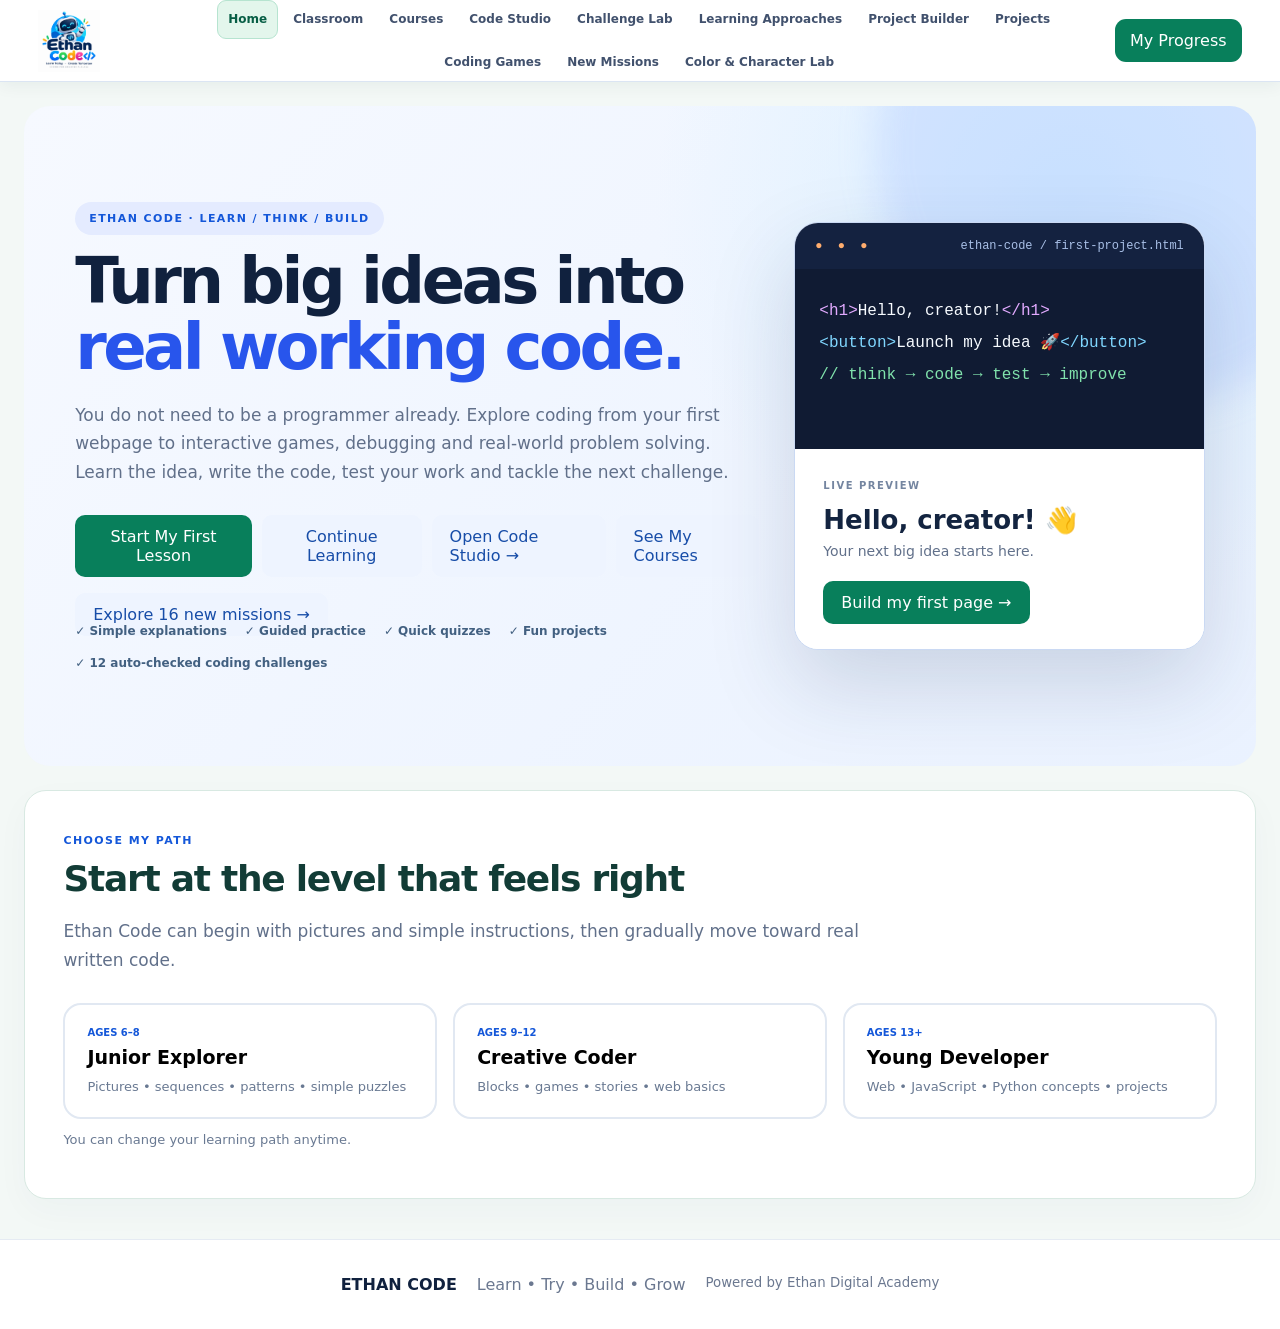
<file: index.html>
<!doctype html>
<html lang="en">
<head>
<meta charset="utf-8"><meta name="viewport" content="width=device-width,initial-scale=1">
<title>Home | Ethan Code</title><meta name="description" content="Learn HTML, CSS and JavaScript with Ethan Code. Build real projects, solve progressive coding challenges and test your work in a live coding studio."><link rel="stylesheet" href="assets/style.css"><link rel="stylesheet" href="assets/upgrade.css">
<style>main > :is(#classroom,#courses,#lesson,#adventure,#puzzles,#creative,#codeStudio,#challengeLab,#learningMethods,#projectBuilder,#projects){display:none!important} body{min-height:100vh} main{min-height:65vh} nav a[aria-current="page"]{color:#2563eb;text-decoration:underline;text-underline-offset:7px}</style><meta name="theme-color" content="#101c39"><link rel="icon" type="image/png" href="assets/ethan-code-logo.png"></head>
<body class="academy-page page-index">
<a class="skip-link" href="#mainContent">Skip to main content</a>
<header class="top">
 <a class="brand" href="index.html" aria-label="Ethan Code home"><img class="official-logo" src="assets/ethan-code-logo.png" alt="Ethan Code"></a>
 <button class="menubtn" id="menuBtn" type="button" aria-label="Open navigation" aria-controls="mainNav" aria-expanded="false">☰</button><nav id="mainNav" aria-label="Main navigation"><a href="index.html" aria-current="page">Home</a><a href="classroom.html">Classroom</a><a href="courses.html">Courses</a><a href="studio.html">Code Studio</a><a href="challenges.html">Challenge Lab</a><a href="methods.html">Learning Approaches</a><a href="builder.html">Project Builder</a><a href="projects.html">Projects</a><a href="adventure.html">Coding Games</a><a href="missions.html">New Missions</a><a href="colors.html">Color & Character Lab</a></nav>
 <button class="pill" id="progressBtn">My Progress</button>
</header>

<main id="mainContent">

<section class="hero"><div class="hero-glow" aria-hidden="true"></div>
 <div><span class="tag">ETHAN CODE · LEARN / THINK / BUILD</span><h1>Turn big ideas into <em>real working code.</em></h1>
 <p>You do not need to be a programmer already. Explore coding from your first webpage to interactive games, debugging and real-world problem solving. Learn the idea, write the code, test your work and tackle the next challenge.</p>
 <div class="heroactions"><button class="primary" id="startBtn">Start My First Lesson</button><button class="secondary" id="continueBtn">Continue Learning</button><a class="secondary" href="studio.html">Open Code Studio →</a><a class="secondary" href="courses.html">See My Courses</a></div>
 <a class="secondary" href="missions.html">Explore 16 new missions →</a><div class="promise"><span>✓ Simple explanations</span><span>✓ Guided practice</span><span>✓ Quick quizzes</span><span>✓ Fun projects</span><span>✓ 12 auto-checked coding challenges</span></div></div>
 <div class="hero-card hero-terminal"><div class="terminal-top"><span class="terminal-dots">● ● ●</span><span>ethan-code / first-project.html</span></div><div class="terminal-code"><span class="code-purple">&lt;h1&gt;</span>Hello, creator!<span class="code-purple">&lt;/h1&gt;</span><br><span class="code-blue">&lt;button&gt;</span>Launch my idea 🚀<span class="code-blue">&lt;/button&gt;</span><br><span class="code-green">// think → code → test → improve</span></div><div class="terminal-preview"><span>LIVE PREVIEW</span><h3>Hello, creator! 👋</h3><p>Your next big idea starts here.</p><button class="primary" id="missionBtn">Build my first page →</button></div></div>
</section>


<section class="section pathfinder" id="pathfinder">
 <span class="tag">CHOOSE MY PATH</span><h2>Start at the level that feels right</h2>
 <p class="lead">Ethan Code can begin with pictures and simple instructions, then gradually move toward real written code.</p>
 <div class="pathcards">
  <button data-path="junior"><b>AGES 6–8</b><strong>Junior Explorer</strong><span>Pictures • sequences • patterns • simple puzzles</span></button>
  <button data-path="creator"><b>AGES 9–12</b><strong>Creative Coder</strong><span>Blocks • games • stories • web basics</span></button>
  <button data-path="young"><b>AGES 13+</b><strong>Young Developer</strong><span>Web • JavaScript • Python concepts • projects</span></button>
 </div>
 <p class="pathnote" id="pathNote">You can change your learning path anytime.</p>
</section><section class="section" id="classroom">
 <div class="heading"><div><span class="tag">MY CLASSROOM</span><h2>What would you like to learn?</h2><p>Start with the easy lessons. New ideas become available as you grow.</p></div></div>
 <div class="levels">
  <article><span class="levelno">1</span><div><b>STARTER</b><h3>Meet Coding</h3><p>Understand websites, instructions and simple HTML.</p></div></article>
  <article><span class="levelno">2</span><div><b>EXPLORER</b><h3>Make It Look Good</h3><p>Learn colours, spacing and page layouts with CSS.</p></div></article>
  <article><span class="levelno">3</span><div><b>BUILDER</b><h3>Make It Work</h3><p>Use JavaScript and Python ideas to make things happen.</p></div></article>
  <article><span class="levelno">4</span><div><b>CREATOR</b><h3>Build Real Projects</h3><p>Plan, create, test and proudly present your own work.</p></div></article>
 </div>
</section>

<section class="section soft" id="courses">
 <span class="tag">LEARNING PATH</span><h2>Your coding courses</h2><p class="lead">Course names are simple first. The real technical words are introduced inside the lessons when you are ready.</p>
 <div class="coursegrid" id="courseGrid"></div>
</section>

<section class="section lesson hidden" id="lesson">
 <button class="back" id="closeLesson">← Back to courses</button>
 <div class="lessonhead"><span class="tag" id="lessonCourse"></span><span class="lessoncount" id="lessonCount"></span><h2 id="lessonTitle"></h2><p id="lessonIntro"></p></div>
 <div class="lessonsteps">
  <article><span class="step">1</span><div><h3>What are we learning?</h3><p id="learnWhat"></p></div></article>
  <article><span class="step">2</span><div><h3>Simple meaning</h3><p id="simpleMeaning"></p></div></article>
  <article><span class="step">3</span><div><h3>Think about it like this</h3><div class="story" id="everydayExample"></div></div></article>
  <article><span class="step">4</span><div><h3>Let me show you</h3><div class="showme" id="showMe"></div></div></article>
  <article><span class="step">5</span><div><h3>Try it with me</h3><p id="tryWithMe"></p><button class="practicebtn" id="openPractice">Open Code Studio</button></div></article>
  <article><span class="step">6</span><div><h3>Your turn</h3><p id="yourTurn"></p></div></article>
 </div>
 <div class="helpbar"><b>Need help?</b><button id="explainAgain">Explain it another way</button><button id="showHint">Give me a hint</button><p id="helpText"></p></div><div class="quickcheck"><span class="tag">QUICK QUESTION</span><h3 id="checkQuestion"></h3><div id="checkOptions"></div><p id="checkFeedback"></p></div>
 <div class="lessonend"><div><b>⭐ What did we learn?</b><p id="lessonSummary"></p></div><button class="primary" id="completeLesson">I Understand — Finish Lesson</button></div>
</section>


<section class="section adventure" id="adventure">
 <span class="tag">CODING ADVENTURES</span><h2>Learn by completing missions</h2>
 <p class="lead">Short missions turn coding ideas into something you can see and solve.</p>
 <div class="missiongrid" id="missionGrid"></div>
</section>

<section class="section soft" id="puzzles">
 <span class="tag">PUZZLE LAB</span><h2>Put the instructions in the right order</h2>
 <p class="lead">Coding is about giving clear instructions in the correct sequence. Move the cards until the character reaches the star.</p>
 <div class="puzzlebox">
  <div class="puzzleworld"><div class="gridworld" id="gridWorld"></div><p id="puzzleMessage">Goal: help Ethan Bot reach ⭐.</p></div>
  <div class="blocks"><h3>My instructions</h3><div id="blockList"></div><div class="puzzleactions"><button class="secondary" id="shufflePuzzle">New Puzzle</button><button class="primary" id="runPuzzle">Run Instructions</button></div><button class="hint" id="hintPuzzle">💡 Give me a hint</button><p id="hintText"></p></div>
 </div>
</section>

<section class="section" id="creative">
 <span class="tag">CREATIVE PLAYGROUND</span><h2>Choose what you want to make</h2>
 <div class="interestgrid">
  <article data-interest="story"><div>📖</div><h3>Interactive Story</h3><p>Make characters speak and choices change what happens.</p><button>Choose Story</button></article>
  <article data-interest="game"><div>🎮</div><h3>Mini Game</h3><p>Use events, scores and rules to build a simple challenge.</p><button>Choose Game</button></article>
  <article data-interest="art"><div>🎨</div><h3>Code Art</h3><p>Use shapes, colours and patterns to make digital art.</p><button>Choose Art</button></article>
  <article data-interest="web"><div>🌐</div><h3>My Website</h3><p>Create a webpage about a safe topic you enjoy.</p><button>Choose Website</button></article>
 </div>
 <div class="choicebox" id="choiceBox">Choose a project above and Ethan Code will suggest your next steps.</div>
</section>
<section class="section studio-section" id="codeStudio">
 <div class="studio-heading"><div><span class="tag">ETHAN CODE · LIVE CODE STUDIO</span><h2>Write code. Run it. Show my page.</h2><p class="lead">Create a complete webpage using HTML, CSS and JavaScript. Select a language, edit the example, and run your code. Your page appears immediately beneath the editor.</p></div><span class="studio-status" id="studioStatus" role="status" aria-live="polite">Ready to build</span></div>
 <div class="studio-shell"><div class="studio-toolbar"><div class="studio-tabs" role="tablist" aria-label="Code language"><button type="button" class="studio-tab active" data-studio-tab="html" aria-selected="true">HTML</button><button type="button" class="studio-tab" data-studio-tab="css" aria-selected="false">CSS</button><button type="button" class="studio-tab" data-studio-tab="js" aria-selected="false">JavaScript</button></div><span>Changes are saved on this device</span></div>
 <div class="studio-editors"><label class="studio-panel active" data-studio-panel="html" for="studioHtml">HTML · Page structure<textarea id="studioHtml" spellcheck="false" autocapitalize="off" autocomplete="off" autocorrect="off" aria-label="HTML code editor"><main class="welcome"><h1>My Ethan Code Page 🚀</h1><p>I built this page with HTML, CSS and JavaScript.</p><button id="helloButton">Click me!</button><p id="message">Try the button above.</p></main></textarea></label><label class="studio-panel" data-studio-panel="css" for="studioCss">CSS · Page design<textarea id="studioCss" spellcheck="false" autocapitalize="off" autocomplete="off" autocorrect="off" aria-label="CSS code editor">body { font-family: system-ui, sans-serif; background: #eef5ff; color: #172b52; padding: 32px; } .welcome { max-width: 650px; margin: auto; padding: 30px; background: white; border-radius: 22px; box-shadow: 0 12px 36px #142b5220; } button { background: #245de8; color: white; border: 0; border-radius: 12px; padding: 12px 20px; cursor: pointer; }</textarea></label><label class="studio-panel" data-studio-panel="js" for="studioJs">JavaScript · Page interactions<textarea id="studioJs" spellcheck="false" autocapitalize="off" autocomplete="off" autocorrect="off" aria-label="JavaScript code editor">document.getElementById('helloButton').addEventListener('click', function () { document.getElementById('message').textContent = 'Amazing! Your JavaScript works 🎉'; });</textarea></label></div>
 <div class="studio-actions"><button type="button" class="primary" id="studioRun">▶ Run Code</button><button type="button" class="secondary" id="studioShow">Show My Page ↓</button><button type="button" class="secondary" id="studioDownload">⬇ Download My Page (.html)</button><button type="button" class="secondary" id="studioReset">Reset Example</button></div>
 <div class="studio-output" id="studioOutput"><div class="studio-output-top"><div><strong>Show My Page</strong><small>Your live result appears below. Click buttons in your page to test them.</small></div><button type="button" class="secondary" id="studioRefresh">↻ Refresh page</button></div><iframe id="studioFrame" title="My HTML CSS and JavaScript page" sandbox="allow-scripts allow-modals" referrerpolicy="no-referrer"></iframe></div></div>
 <p class="studio-note">This studio runs HTML, CSS and browser JavaScript. Java is a different language and requires a separate Java runtime; it cannot run in this webpage editor. Downloaded pages can be opened in your browser.</p>
</section>
<section class="section challenge-section" id="challengeLab"><div class="challenge-intro"><div><span class="tag">NEW · HANDS-ON CODING STUDIO</span><h2>Challenge Lab: think harder, build smarter.</h2><p class="lead">Twelve progressive coding tasks across HTML, CSS and JavaScript. Write real code, run a live preview, then check your solution against clear requirements. Unlock the next task as you progress—or explore any task at your own pace.</p></div><div class="challenge-stats"><strong id="challengeDone">0 / 12</strong><span>challenges completed on this device</span></div></div><div class="challenge-layout"><aside class="challenge-sidebar"><label for="challengeFilter">Find a challenge</label><input id="challengeFilter" type="search" placeholder="Search tasks, skills, levels…"><div class="challenge-list" id="challengeList"></div></aside><div class="challenge-workspace"><div class="challenge-header"><span class="tag" id="challengeLevel">LEVEL 1</span><span id="challengeSkill">HTML</span></div><h3 id="challengeTitle">Select a challenge</h3><p id="challengeDescription"></p><div class="challenge-requirements"><b>Acceptance criteria</b><ul id="challengeCriteria"></ul></div><details class="challenge-hint"><summary>Need a clue? Open a hint</summary><p id="challengeHint"></p></details><div class="challenge-editor-header"><b>YOUR CODE</b><span id="challengeLanguage">HTML</span></div><textarea id="challengeCode" spellcheck="false" aria-label="Challenge code editor"></textarea><div class="challenge-actions"><button class="secondary" id="challengeReset">Reset starter</button><button class="secondary" id="challengeRun">Run preview</button><button class="primary" id="challengeCheck">Check my solution ✓</button></div><div class="challenge-feedback" id="challengeFeedback" role="status" aria-live="polite">Write your solution, then run or check it.</div><iframe id="challengePreview" title="Challenge preview" sandbox="allow-scripts"></iframe></div></div></section>
<section class="section" id="learningMethods"><div class="methods-head"><span class="tag">ETHAN CODE · THINKING & LEARNING ACADEMY</span><h2>Learn how to code. Learn how to solve problems.</h2><p class="lead">Explore 12 guided learning modules with examples, practical tasks, self-check questions and a capstone project. Choose a module, study the worked example, attempt the challenge and explain your reasoning.</p><div class="methods-progress" id="methodsProgress" aria-live="polite">0 / 12 modules completed</div></div><div class="methods-layout"><aside class="methods-menu"><label for="methodsSearch">Find a learning module</label><input id="methodsSearch" type="search" placeholder="Search methods and skills"><div id="methodsList"></div></aside><article class="methods-lesson" id="methodsLesson"><span class="tag" id="methodsType">LEARNING METHOD</span><h3 id="methodsTitle">Choose a module</h3><p id="methodsIntro"></p><h4>How it works</h4><p id="methodsExplain"></p><h4>Worked example</h4><div id="methodsExample"></div><h4>Try it yourself</h4><p id="methodsTask"></p><label for="methodsAnswer"><strong>My explanation or solution</strong></label><textarea id="methodsAnswer" rows="5" placeholder="Write your plan, reasoning, code or solution here..."></textarea><div class="methods-actions"><button class="secondary" id="methodsHint" type="button">Show hint</button><button class="secondary" id="methodsExampleBtn" type="button">Load example in Code Studio</button><a class="secondary" href="studio.html">Open Code Studio ↗</a></div><p id="methodsHintText" hidden></p><fieldset class="methods-quiz"><legend id="methodsQuestion">Knowledge check</legend><div id="methodsOptions"></div></fieldset><p id="methodsFeedback" role="status" aria-live="polite"></p><button class="primary" id="methodsComplete" type="button" disabled>Complete module ✓</button><button class="secondary" id="methodsNext" type="button">Next module →</button></article></div></section>
<section class="section" id="projectBuilder"><span class="tag">ETHAN CODE · PROJECT BUILDER</span><h2>From first idea to published website</h2><p class="lead">Create a project, save versions, test your page, download all three source files, and publish your finished work.</p><div class="builder-grid"><div class="builder-panel"><label for="projectName">Project name</label><input id="projectName" maxlength="70" placeholder="My science club website"><label for="projectDescription">What will your project do?</label><textarea id="projectDescription" rows="3" placeholder="Describe your goal and who will use it"></textarea><div class="builder-buttons"><button id="projectSave" class="primary" type="button">Save project version</button><button id="projectNew" class="secondary" type="button">New project</button><button id="projectZip" class="secondary" type="button">Download complete project ZIP</button></div><p id="projectMessage" role="status" aria-live="polite"></p><h3>My saved projects</h3><div id="projectList"></div></div><div class="builder-panel"><h3>My publishing journey</h3><p>Complete each stage and record your progress. Publish only work you are comfortable sharing publicly.</p><div id="publishSteps"></div></div></div></section>
<section class="section soft" id="projects">
 <span class="tag">MY PROJECTS</span><h2>Make something you can be proud of</h2><div class="projectgrid">
 <article><div>🌟</div><h3>All About Me Page</h3><p>Create a friendly webpage about an imaginary character, hobby or school club.</p><span>Starter Project</span></article>
 <article><div>🎨</div><h3>Colourful Learning Card</h3><p>Use CSS to turn plain information into a neat learning card.</p><span>Explorer Project</span></article>
 <article><div>🔢</div><h3>Study Counter</h3><p>Make buttons change a number and learn how a webpage can react.</p><span>Builder Project</span></article>
 <article><div>🏆</div><h3>My Big Project</h3><p>Choose a useful idea, plan it, build it in small steps, test it and explain what you learned.</p><span>Creator Project</span></article>
 </div>
</section>
</main>

<div class="modal hidden" id="progressModal"><div class="modalbox"><button class="x" id="closeProgress">×</button><span class="tag">MY PROGRESS</span><h2>Look how far you have come!</h2><div class="stars" id="starCount">⭐ 0 learning stars</div><div class="progressline"><i id="progressBar"></i></div><p id="progressText"></p><div id="badges" class="badges"></div><div class="progressactions"><button class="secondary" id="continueProgress">Continue Learning</button><button class="danger-lite" id="resetProgress">Reset My Progress</button></div></div></div>
<footer><b>ETHAN CODE</b><span>Learn • Try • Build • Grow</span><small>Powered by Ethan Digital Academy</small></footer>
<script src="assets/project-builder.js" defer></script><script src="assets/methods.js" defer></script><script src="assets/app.js"></script><script src="assets/studio.js"></script><script src="assets/challenges.js"></script><script>window.ETHAN_PAGE=location.pathname.split('/').pop()||'index.html';document.addEventListener('click',function(e){const t=e.target.closest('#startBtn,#continueBtn,#missionBtn,#openPractice,#methodsExampleBtn,#methodsNext,#continueProgress');if(!t)return;const target={'startBtn':'courses.html?start=1','continueBtn':'courses.html?continue=1','missionBtn':'studio.html','openPractice':'studio.html','methodsExampleBtn':'studio.html','continueProgress':'courses.html?continue=1'}[t.id];if(target&&((t.id!=='openPractice'&&t.id!=='methodsExampleBtn')||window.ETHAN_PAGE!=='studio.html')){if(t.id==='methodsExampleBtn'){const ids=['studioHtml','studioCss','studioJs'];const draft=ids.map(id=>document.getElementById(id)?.value||'');localStorage.setItem('ethan-studio-transfer',JSON.stringify(draft));}e.stopImmediatePropagation();e.preventDefault();location.href=target;}},true);</script><script>document.querySelectorAll("#mainNav a").forEach(a=>{if(a.getAttribute("href")==="index.html")a.setAttribute("aria-current","page")});</script></body></html>
</file>
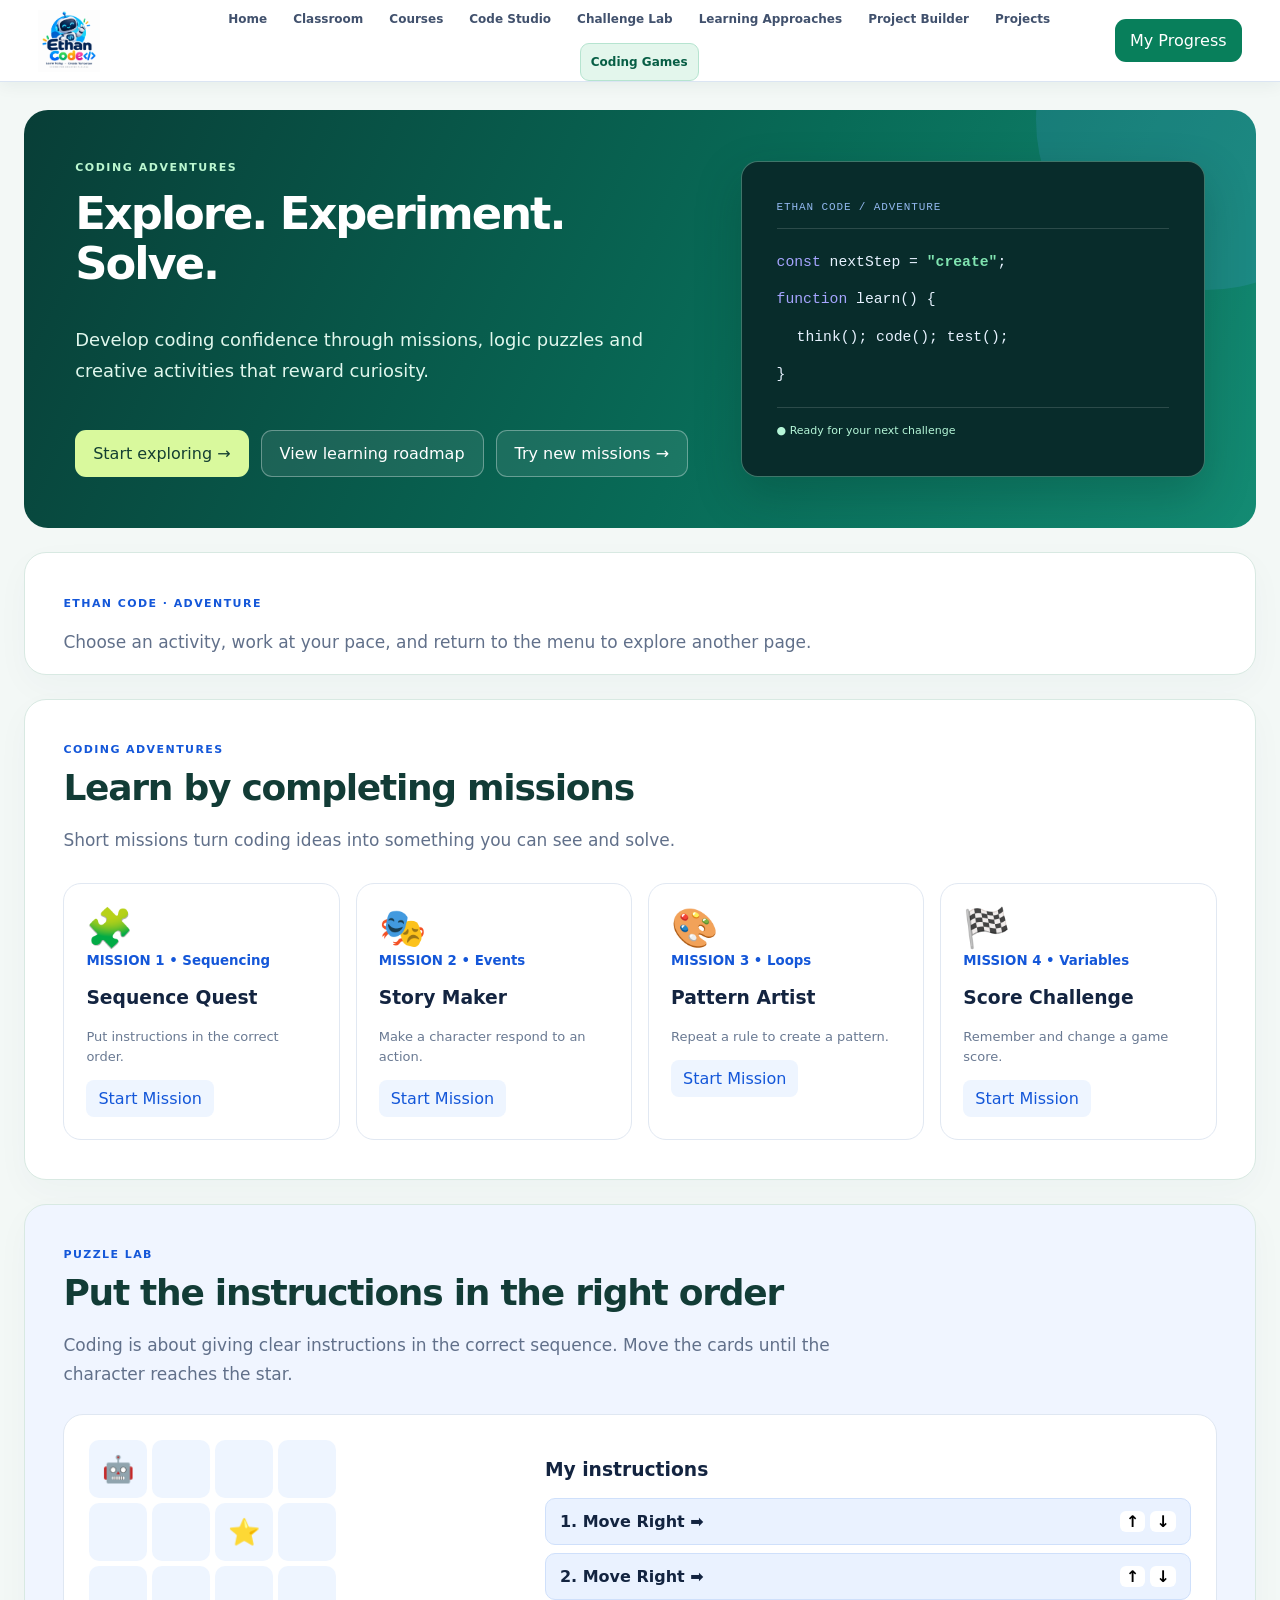
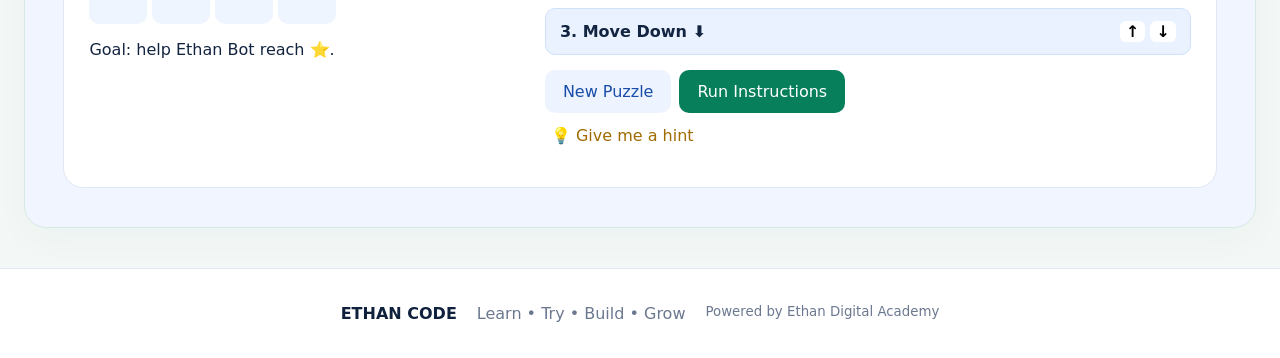
<file: adventure.html>
<!doctype html>
<html lang="en">
<head>
<meta charset="utf-8"><meta name="viewport" content="width=device-width,initial-scale=1">
<title>Adventure | Ethan Code</title><meta name="description" content="Learn HTML, CSS and JavaScript with Ethan Code. Build real projects, solve progressive coding challenges and test your work in a live coding studio."><link rel="stylesheet" href="assets/style.css"><link rel="stylesheet" href="assets/upgrade.css">
<style>main > :is(.hero,#pathfinder,#classroom,#courses,#lesson,#creative,#codeStudio,#challengeLab,#learningMethods,#projectBuilder,#projects){display:none!important} body{min-height:100vh} main{min-height:65vh} nav a[aria-current="page"]{color:#2563eb;text-decoration:underline;text-underline-offset:7px}</style><meta name="theme-color" content="#101c39"><link rel="icon" type="image/png" href="assets/ethan-code-logo.png"></head>
<body class="academy-page page-adventure">
<a class="skip-link" href="#mainContent">Skip to main content</a>
<header class="top">
 <a class="brand" href="index.html" aria-label="Ethan Code home"><img class="official-logo" src="assets/ethan-code-logo.png" alt="Ethan Code"></a>
 <button class="menubtn" id="menuBtn" type="button" aria-label="Open navigation" aria-controls="mainNav" aria-expanded="false">☰</button><nav id="mainNav" aria-label="Main navigation"><a href="index.html">Home</a><a href="classroom.html">Classroom</a><a href="courses.html">Courses</a><a href="studio.html">Code Studio</a><a href="challenges.html">Challenge Lab</a><a href="methods.html">Learning Approaches</a><a href="builder.html">Project Builder</a><a href="projects.html">Projects</a><a href="adventure.html" aria-current="page">Coding Games</a></nav>
 <button class="pill" id="progressBtn">My Progress</button>
</header>

<main id="mainContent">
<section class="page-intro" aria-labelledby="pageTitle"><div class="page-intro-copy"><span class="page-eyebrow">CODING ADVENTURES</span><h1 id="pageTitle">Explore. Experiment. Solve.</h1><p>Develop coding confidence through missions, logic puzzles and creative activities that reward curiosity.</p><div class="page-intro-actions"><a class="primary" href="#adventure">Start exploring →</a><a class="secondary" href="index.html">View learning roadmap</a><a class="secondary" href="missions.html">Try new missions →</a></div></div><div class="page-intro-art" aria-hidden="true"><span class="art-top">ETHAN CODE / ADVENTURE</span><span class="art-line"><i>const</i> nextStep = <b>"create"</b>;</span><span class="art-line"><i>function</i> learn() {</span><span class="art-line art-indent">think(); code(); test();</span><span class="art-line">}</span><span class="art-status">● Ready for your next challenge</span></div></section>

<div class="section" style="padding-bottom:0"><span class="tag">ETHAN CODE · ADVENTURE</span><p class="lead">Choose an activity, work at your pace, and return to the menu to explore another page.</p></div>
<section class="hero"><div class="hero-glow" aria-hidden="true"></div>
 <div><span class="tag">ETHAN CODE · LEARN / THINK / BUILD</span><h1>Turn big ideas into <em>real working code.</em></h1>
 <p>You do not need to be a programmer already. Explore coding from your first webpage to interactive games, debugging and real-world problem solving. Learn the idea, write the code, test your work and tackle the next challenge.</p>
 <div class="heroactions"><button class="primary" id="startBtn">Start My First Lesson</button><button class="secondary" id="continueBtn">Continue Learning</button><a class="secondary" href="studio.html">Open Code Studio →</a><a class="secondary" href="courses.html">See My Courses</a></div>
 <div class="promise"><span>✓ Simple explanations</span><span>✓ Guided practice</span><span>✓ Quick quizzes</span><span>✓ Fun projects</span><span>✓ 12 auto-checked coding challenges</span></div></div>
 <div class="hero-card hero-terminal"><div class="terminal-top"><span class="terminal-dots">● ● ●</span><span>ethan-code / first-project.html</span></div><div class="terminal-code"><span class="code-purple">&lt;h1&gt;</span>Hello, creator!<span class="code-purple">&lt;/h1&gt;</span><br><span class="code-blue">&lt;button&gt;</span>Launch my idea 🚀<span class="code-blue">&lt;/button&gt;</span><br><span class="code-green">// think → code → test → improve</span></div><div class="terminal-preview"><span>LIVE PREVIEW</span><h3>Hello, creator! 👋</h3><p>Your next big idea starts here.</p><button class="primary" id="missionBtn">Build my first page →</button></div></div>
</section>


<section class="section pathfinder" id="pathfinder">
 <span class="tag">CHOOSE MY PATH</span><h2>Start at the level that feels right</h2>
 <p class="lead">Ethan Code can begin with pictures and simple instructions, then gradually move toward real written code.</p>
 <div class="pathcards">
  <button data-path="junior"><b>AGES 6–8</b><strong>Junior Explorer</strong><span>Pictures • sequences • patterns • simple puzzles</span></button>
  <button data-path="creator"><b>AGES 9–12</b><strong>Creative Coder</strong><span>Blocks • games • stories • web basics</span></button>
  <button data-path="young"><b>AGES 13+</b><strong>Young Developer</strong><span>Web • JavaScript • Python concepts • projects</span></button>
 </div>
 <p class="pathnote" id="pathNote">You can change your learning path anytime.</p>
</section><section class="section" id="classroom">
 <div class="heading"><div><span class="tag">MY CLASSROOM</span><h2>What would you like to learn?</h2><p>Start with the easy lessons. New ideas become available as you grow.</p></div></div>
 <div class="levels">
  <article><span class="levelno">1</span><div><b>STARTER</b><h3>Meet Coding</h3><p>Understand websites, instructions and simple HTML.</p></div></article>
  <article><span class="levelno">2</span><div><b>EXPLORER</b><h3>Make It Look Good</h3><p>Learn colours, spacing and page layouts with CSS.</p></div></article>
  <article><span class="levelno">3</span><div><b>BUILDER</b><h3>Make It Work</h3><p>Use JavaScript and Python ideas to make things happen.</p></div></article>
  <article><span class="levelno">4</span><div><b>CREATOR</b><h3>Build Real Projects</h3><p>Plan, create, test and proudly present your own work.</p></div></article>
 </div>
</section>

<section class="section soft" id="courses">
 <span class="tag">LEARNING PATH</span><h2>Your coding courses</h2><p class="lead">Course names are simple first. The real technical words are introduced inside the lessons when you are ready.</p>
 <div class="coursegrid" id="courseGrid"></div>
</section>

<section class="section lesson hidden" id="lesson">
 <button class="back" id="closeLesson">← Back to courses</button>
 <div class="lessonhead"><span class="tag" id="lessonCourse"></span><span class="lessoncount" id="lessonCount"></span><h2 id="lessonTitle"></h2><p id="lessonIntro"></p></div>
 <div class="lessonsteps">
  <article><span class="step">1</span><div><h3>What are we learning?</h3><p id="learnWhat"></p></div></article>
  <article><span class="step">2</span><div><h3>Simple meaning</h3><p id="simpleMeaning"></p></div></article>
  <article><span class="step">3</span><div><h3>Think about it like this</h3><div class="story" id="everydayExample"></div></div></article>
  <article><span class="step">4</span><div><h3>Let me show you</h3><div class="showme" id="showMe"></div></div></article>
  <article><span class="step">5</span><div><h3>Try it with me</h3><p id="tryWithMe"></p><button class="practicebtn" id="openPractice">Open Code Studio</button></div></article>
  <article><span class="step">6</span><div><h3>Your turn</h3><p id="yourTurn"></p></div></article>
 </div>
 <div class="helpbar"><b>Need help?</b><button id="explainAgain">Explain it another way</button><button id="showHint">Give me a hint</button><p id="helpText"></p></div><div class="quickcheck"><span class="tag">QUICK QUESTION</span><h3 id="checkQuestion"></h3><div id="checkOptions"></div><p id="checkFeedback"></p></div>
 <div class="lessonend"><div><b>⭐ What did we learn?</b><p id="lessonSummary"></p></div><button class="primary" id="completeLesson">I Understand — Finish Lesson</button></div>
</section>


<section class="section adventure" id="adventure">
 <span class="tag">CODING ADVENTURES</span><h2>Learn by completing missions</h2>
 <p class="lead">Short missions turn coding ideas into something you can see and solve.</p>
 <div class="missiongrid" id="missionGrid"></div>
</section>

<section class="section soft" id="puzzles">
 <span class="tag">PUZZLE LAB</span><h2>Put the instructions in the right order</h2>
 <p class="lead">Coding is about giving clear instructions in the correct sequence. Move the cards until the character reaches the star.</p>
 <div class="puzzlebox">
  <div class="puzzleworld"><div class="gridworld" id="gridWorld"></div><p id="puzzleMessage">Goal: help Ethan Bot reach ⭐.</p></div>
  <div class="blocks"><h3>My instructions</h3><div id="blockList"></div><div class="puzzleactions"><button class="secondary" id="shufflePuzzle">New Puzzle</button><button class="primary" id="runPuzzle">Run Instructions</button></div><button class="hint" id="hintPuzzle">💡 Give me a hint</button><p id="hintText"></p></div>
 </div>
</section>

<section class="section" id="creative">
 <span class="tag">CREATIVE PLAYGROUND</span><h2>Choose what you want to make</h2>
 <div class="interestgrid">
  <article data-interest="story"><div>📖</div><h3>Interactive Story</h3><p>Make characters speak and choices change what happens.</p><button>Choose Story</button></article>
  <article data-interest="game"><div>🎮</div><h3>Mini Game</h3><p>Use events, scores and rules to build a simple challenge.</p><button>Choose Game</button></article>
  <article data-interest="art"><div>🎨</div><h3>Code Art</h3><p>Use shapes, colours and patterns to make digital art.</p><button>Choose Art</button></article>
  <article data-interest="web"><div>🌐</div><h3>My Website</h3><p>Create a webpage about a safe topic you enjoy.</p><button>Choose Website</button></article>
 </div>
 <div class="choicebox" id="choiceBox">Choose a project above and Ethan Code will suggest your next steps.</div>
</section>
<section class="section studio-section" id="codeStudio">
 <div class="studio-heading"><div><span class="tag">ETHAN CODE · LIVE CODE STUDIO</span><h2>Write code. Run it. Show my page.</h2><p class="lead">Create a complete webpage using HTML, CSS and JavaScript. Select a language, edit the example, and run your code. Your page appears immediately beneath the editor.</p></div><span class="studio-status" id="studioStatus" role="status" aria-live="polite">Ready to build</span></div>
 <div class="studio-shell"><div class="studio-toolbar"><div class="studio-tabs" role="tablist" aria-label="Code language"><button type="button" class="studio-tab active" data-studio-tab="html" aria-selected="true">HTML</button><button type="button" class="studio-tab" data-studio-tab="css" aria-selected="false">CSS</button><button type="button" class="studio-tab" data-studio-tab="js" aria-selected="false">JavaScript</button></div><span>Changes are saved on this device</span></div>
 <div class="studio-editors"><label class="studio-panel active" data-studio-panel="html" for="studioHtml">HTML · Page structure<textarea id="studioHtml" spellcheck="false" autocapitalize="off" autocomplete="off" autocorrect="off" aria-label="HTML code editor"><main class="welcome"><h1>My Ethan Code Page 🚀</h1><p>I built this page with HTML, CSS and JavaScript.</p><button id="helloButton">Click me!</button><p id="message">Try the button above.</p></main></textarea></label><label class="studio-panel" data-studio-panel="css" for="studioCss">CSS · Page design<textarea id="studioCss" spellcheck="false" autocapitalize="off" autocomplete="off" autocorrect="off" aria-label="CSS code editor">body { font-family: system-ui, sans-serif; background: #eef5ff; color: #172b52; padding: 32px; } .welcome { max-width: 650px; margin: auto; padding: 30px; background: white; border-radius: 22px; box-shadow: 0 12px 36px #142b5220; } button { background: #245de8; color: white; border: 0; border-radius: 12px; padding: 12px 20px; cursor: pointer; }</textarea></label><label class="studio-panel" data-studio-panel="js" for="studioJs">JavaScript · Page interactions<textarea id="studioJs" spellcheck="false" autocapitalize="off" autocomplete="off" autocorrect="off" aria-label="JavaScript code editor">document.getElementById('helloButton').addEventListener('click', function () { document.getElementById('message').textContent = 'Amazing! Your JavaScript works 🎉'; });</textarea></label></div>
 <div class="studio-actions"><button type="button" class="primary" id="studioRun">▶ Run Code</button><button type="button" class="secondary" id="studioShow">Show My Page ↓</button><button type="button" class="secondary" id="studioDownload">⬇ Download My Page (.html)</button><button type="button" class="secondary" id="studioReset">Reset Example</button></div>
 <div class="studio-output" id="studioOutput"><div class="studio-output-top"><div><strong>Show My Page</strong><small>Your live result appears below. Click buttons in your page to test them.</small></div><button type="button" class="secondary" id="studioRefresh">↻ Refresh page</button></div><iframe id="studioFrame" title="My HTML CSS and JavaScript page" sandbox="allow-scripts allow-modals" referrerpolicy="no-referrer"></iframe></div></div>
 <p class="studio-note">This studio runs HTML, CSS and browser JavaScript. Java is a different language and requires a separate Java runtime; it cannot run in this webpage editor. Downloaded pages can be opened in your browser.</p>
</section>
<section class="section challenge-section" id="challengeLab"><div class="challenge-intro"><div><span class="tag">NEW · HANDS-ON CODING STUDIO</span><h2>Challenge Lab: think harder, build smarter.</h2><p class="lead">Twelve progressive coding tasks across HTML, CSS and JavaScript. Write real code, run a live preview, then check your solution against clear requirements. Unlock the next task as you progress—or explore any task at your own pace.</p></div><div class="challenge-stats"><strong id="challengeDone">0 / 12</strong><span>challenges completed on this device</span></div></div><div class="challenge-layout"><aside class="challenge-sidebar"><label for="challengeFilter">Find a challenge</label><input id="challengeFilter" type="search" placeholder="Search tasks, skills, levels…"><div class="challenge-list" id="challengeList"></div></aside><div class="challenge-workspace"><div class="challenge-header"><span class="tag" id="challengeLevel">LEVEL 1</span><span id="challengeSkill">HTML</span></div><h3 id="challengeTitle">Select a challenge</h3><p id="challengeDescription"></p><div class="challenge-requirements"><b>Acceptance criteria</b><ul id="challengeCriteria"></ul></div><details class="challenge-hint"><summary>Need a clue? Open a hint</summary><p id="challengeHint"></p></details><div class="challenge-editor-header"><b>YOUR CODE</b><span id="challengeLanguage">HTML</span></div><textarea id="challengeCode" spellcheck="false" aria-label="Challenge code editor"></textarea><div class="challenge-actions"><button class="secondary" id="challengeReset">Reset starter</button><button class="secondary" id="challengeRun">Run preview</button><button class="primary" id="challengeCheck">Check my solution ✓</button></div><div class="challenge-feedback" id="challengeFeedback" role="status" aria-live="polite">Write your solution, then run or check it.</div><iframe id="challengePreview" title="Challenge preview" sandbox="allow-scripts"></iframe></div></div></section>
<section class="section" id="learningMethods"><div class="methods-head"><span class="tag">ETHAN CODE · THINKING & LEARNING ACADEMY</span><h2>Learn how to code. Learn how to solve problems.</h2><p class="lead">Explore 12 guided learning modules with examples, practical tasks, self-check questions and a capstone project. Choose a module, study the worked example, attempt the challenge and explain your reasoning.</p><div class="methods-progress" id="methodsProgress" aria-live="polite">0 / 12 modules completed</div></div><div class="methods-layout"><aside class="methods-menu"><label for="methodsSearch">Find a learning module</label><input id="methodsSearch" type="search" placeholder="Search methods and skills"><div id="methodsList"></div></aside><article class="methods-lesson" id="methodsLesson"><span class="tag" id="methodsType">LEARNING METHOD</span><h3 id="methodsTitle">Choose a module</h3><p id="methodsIntro"></p><h4>How it works</h4><p id="methodsExplain"></p><h4>Worked example</h4><div id="methodsExample"></div><h4>Try it yourself</h4><p id="methodsTask"></p><label for="methodsAnswer"><strong>My explanation or solution</strong></label><textarea id="methodsAnswer" rows="5" placeholder="Write your plan, reasoning, code or solution here..."></textarea><div class="methods-actions"><button class="secondary" id="methodsHint" type="button">Show hint</button><button class="secondary" id="methodsExampleBtn" type="button">Load example in Code Studio</button><a class="secondary" href="studio.html">Open Code Studio ↗</a></div><p id="methodsHintText" hidden></p><fieldset class="methods-quiz"><legend id="methodsQuestion">Knowledge check</legend><div id="methodsOptions"></div></fieldset><p id="methodsFeedback" role="status" aria-live="polite"></p><button class="primary" id="methodsComplete" type="button" disabled>Complete module ✓</button><button class="secondary" id="methodsNext" type="button">Next module →</button></article></div></section>
<section class="section" id="projectBuilder"><span class="tag">ETHAN CODE · PROJECT BUILDER</span><h2>From first idea to published website</h2><p class="lead">Create a project, save versions, test your page, download all three source files, and publish your finished work.</p><div class="builder-grid"><div class="builder-panel"><label for="projectName">Project name</label><input id="projectName" maxlength="70" placeholder="My science club website"><label for="projectDescription">What will your project do?</label><textarea id="projectDescription" rows="3" placeholder="Describe your goal and who will use it"></textarea><div class="builder-buttons"><button id="projectSave" class="primary" type="button">Save project version</button><button id="projectNew" class="secondary" type="button">New project</button><button id="projectZip" class="secondary" type="button">Download complete project ZIP</button></div><p id="projectMessage" role="status" aria-live="polite"></p><h3>My saved projects</h3><div id="projectList"></div></div><div class="builder-panel"><h3>My publishing journey</h3><p>Complete each stage and record your progress. Publish only work you are comfortable sharing publicly.</p><div id="publishSteps"></div></div></div></section>
<section class="section soft" id="projects">
 <span class="tag">MY PROJECTS</span><h2>Make something you can be proud of</h2><div class="projectgrid">
 <article><div>🌟</div><h3>All About Me Page</h3><p>Create a friendly webpage about an imaginary character, hobby or school club.</p><span>Starter Project</span></article>
 <article><div>🎨</div><h3>Colourful Learning Card</h3><p>Use CSS to turn plain information into a neat learning card.</p><span>Explorer Project</span></article>
 <article><div>🔢</div><h3>Study Counter</h3><p>Make buttons change a number and learn how a webpage can react.</p><span>Builder Project</span></article>
 <article><div>🏆</div><h3>My Big Project</h3><p>Choose a useful idea, plan it, build it in small steps, test it and explain what you learned.</p><span>Creator Project</span></article>
 </div>
</section>
</main>

<div class="modal hidden" id="progressModal"><div class="modalbox"><button class="x" id="closeProgress">×</button><span class="tag">MY PROGRESS</span><h2>Look how far you have come!</h2><div class="stars" id="starCount">⭐ 0 learning stars</div><div class="progressline"><i id="progressBar"></i></div><p id="progressText"></p><div id="badges" class="badges"></div><div class="progressactions"><button class="secondary" id="continueProgress">Continue Learning</button><button class="danger-lite" id="resetProgress">Reset My Progress</button></div></div></div>
<footer><b>ETHAN CODE</b><span>Learn • Try • Build • Grow</span><small>Powered by Ethan Digital Academy</small></footer>
<script src="assets/project-builder.js" defer></script><script src="assets/methods.js" defer></script><script src="assets/app.js"></script><script src="assets/studio.js"></script><script src="assets/challenges.js"></script><script>window.ETHAN_PAGE=location.pathname.split('/').pop()||'index.html';document.addEventListener('click',function(e){const t=e.target.closest('#startBtn,#continueBtn,#missionBtn,#openPractice,#methodsExampleBtn,#methodsNext,#continueProgress');if(!t)return;const target={'startBtn':'courses.html?start=1','continueBtn':'courses.html?continue=1','missionBtn':'studio.html','openPractice':'studio.html','methodsExampleBtn':'studio.html','continueProgress':'courses.html?continue=1'}[t.id];if(target&&((t.id!=='openPractice'&&t.id!=='methodsExampleBtn')||window.ETHAN_PAGE!=='studio.html')){if(t.id==='methodsExampleBtn'){const ids=['studioHtml','studioCss','studioJs'];const draft=ids.map(id=>document.getElementById(id)?.value||'');localStorage.setItem('ethan-studio-transfer',JSON.stringify(draft));}e.stopImmediatePropagation();e.preventDefault();location.href=target;}},true);</script><script>document.querySelectorAll("#mainNav a").forEach(a=>{if(a.getAttribute("href")==="adventure.html")a.setAttribute("aria-current","page")});</script></body></html>
</file>
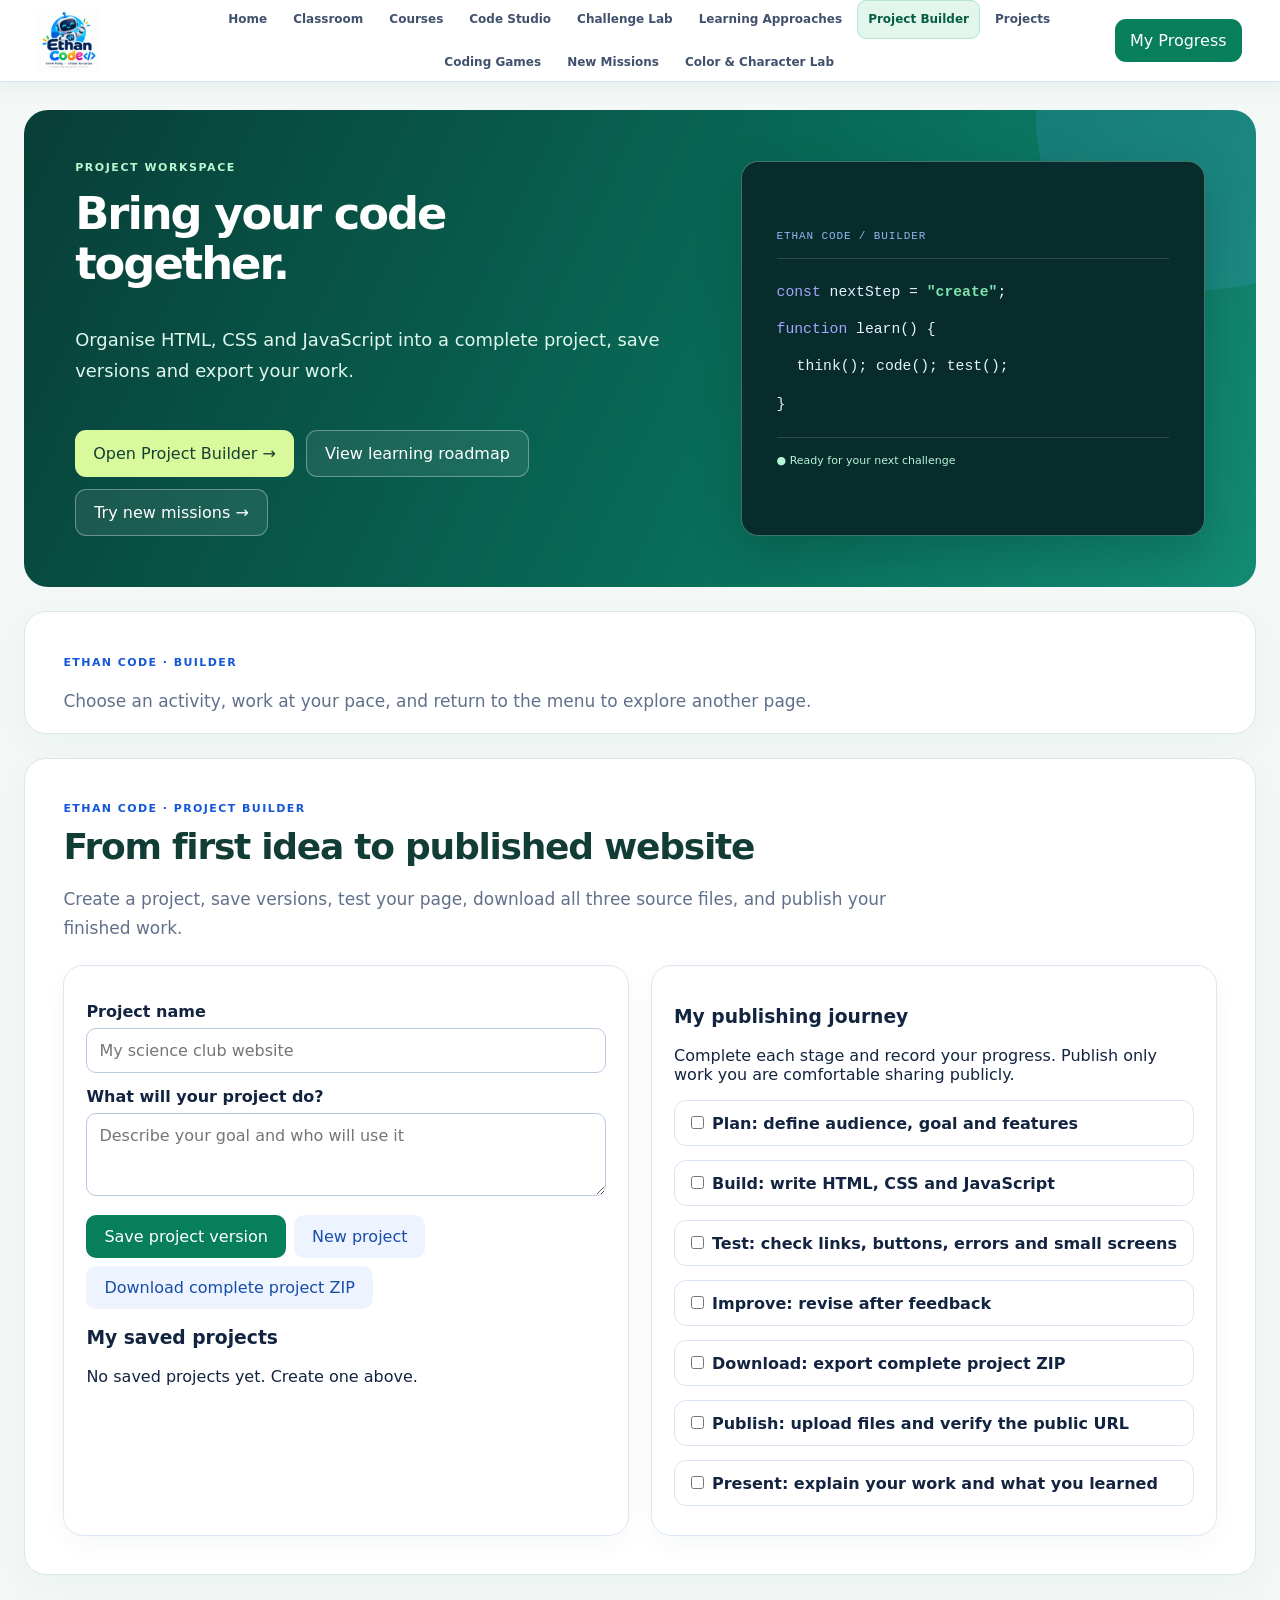
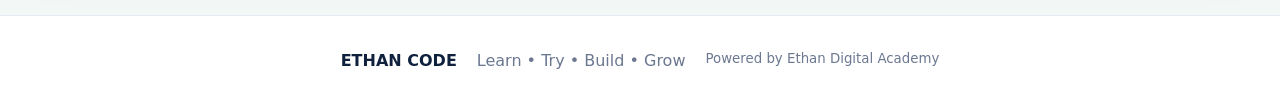
<file: builder.html>
<!doctype html>
<html lang="en">
<head>
<meta charset="utf-8"><meta name="viewport" content="width=device-width,initial-scale=1">
<title>Builder | Ethan Code</title><meta name="description" content="Learn HTML, CSS and JavaScript with Ethan Code. Build real projects, solve progressive coding challenges and test your work in a live coding studio."><link rel="stylesheet" href="assets/style.css"><link rel="stylesheet" href="assets/upgrade.css">
<style>main > :is(.hero,#pathfinder,#classroom,#courses,#lesson,#adventure,#puzzles,#creative,#codeStudio,#challengeLab,#learningMethods,#projects){display:none!important} body{min-height:100vh} main{min-height:65vh} nav a[aria-current="page"]{color:#2563eb;text-decoration:underline;text-underline-offset:7px}</style><meta name="theme-color" content="#101c39"><link rel="icon" type="image/png" href="assets/ethan-code-logo.png"></head>
<body class="academy-page page-builder">
<a class="skip-link" href="#mainContent">Skip to main content</a>
<header class="top">
 <a class="brand" href="index.html" aria-label="Ethan Code home"><img class="official-logo" src="assets/ethan-code-logo.png" alt="Ethan Code"></a>
 <button class="menubtn" id="menuBtn" type="button" aria-label="Open navigation" aria-controls="mainNav" aria-expanded="false">☰</button><nav id="mainNav" aria-label="Main navigation"><a href="index.html">Home</a><a href="classroom.html">Classroom</a><a href="courses.html">Courses</a><a href="studio.html">Code Studio</a><a href="challenges.html">Challenge Lab</a><a href="methods.html">Learning Approaches</a><a href="builder.html" aria-current="page">Project Builder</a><a href="projects.html">Projects</a><a href="adventure.html">Coding Games</a><a href="missions.html">New Missions</a><a href="colors.html">Color & Character Lab</a></nav>
 <button class="pill" id="progressBtn">My Progress</button>
</header>

<main id="mainContent">
<section class="page-intro" aria-labelledby="pageTitle"><div class="page-intro-copy"><span class="page-eyebrow">PROJECT WORKSPACE</span><h1 id="pageTitle">Bring your code together.</h1><p>Organise HTML, CSS and JavaScript into a complete project, save versions and export your work.</p><div class="page-intro-actions"><a class="primary" href="#projectBuilder">Open Project Builder →</a><a class="secondary" href="index.html">View learning roadmap</a><a class="secondary" href="missions.html">Try new missions →</a></div></div><div class="page-intro-art" aria-hidden="true"><span class="art-top">ETHAN CODE / BUILDER</span><span class="art-line"><i>const</i> nextStep = <b>"create"</b>;</span><span class="art-line"><i>function</i> learn() {</span><span class="art-line art-indent">think(); code(); test();</span><span class="art-line">}</span><span class="art-status">● Ready for your next challenge</span></div></section>

<div class="section" style="padding-bottom:0"><span class="tag">ETHAN CODE · BUILDER</span><p class="lead">Choose an activity, work at your pace, and return to the menu to explore another page.</p></div>
<section class="hero"><div class="hero-glow" aria-hidden="true"></div>
 <div><span class="tag">ETHAN CODE · LEARN / THINK / BUILD</span><h1>Turn big ideas into <em>real working code.</em></h1>
 <p>You do not need to be a programmer already. Explore coding from your first webpage to interactive games, debugging and real-world problem solving. Learn the idea, write the code, test your work and tackle the next challenge.</p>
 <div class="heroactions"><button class="primary" id="startBtn">Start My First Lesson</button><button class="secondary" id="continueBtn">Continue Learning</button><a class="secondary" href="studio.html">Open Code Studio →</a><a class="secondary" href="courses.html">See My Courses</a></div>
 <div class="promise"><span>✓ Simple explanations</span><span>✓ Guided practice</span><span>✓ Quick quizzes</span><span>✓ Fun projects</span><span>✓ 12 auto-checked coding challenges</span></div></div>
 <div class="hero-card hero-terminal"><div class="terminal-top"><span class="terminal-dots">● ● ●</span><span>ethan-code / first-project.html</span></div><div class="terminal-code"><span class="code-purple">&lt;h1&gt;</span>Hello, creator!<span class="code-purple">&lt;/h1&gt;</span><br><span class="code-blue">&lt;button&gt;</span>Launch my idea 🚀<span class="code-blue">&lt;/button&gt;</span><br><span class="code-green">// think → code → test → improve</span></div><div class="terminal-preview"><span>LIVE PREVIEW</span><h3>Hello, creator! 👋</h3><p>Your next big idea starts here.</p><button class="primary" id="missionBtn">Build my first page →</button></div></div>
</section>


<section class="section pathfinder" id="pathfinder">
 <span class="tag">CHOOSE MY PATH</span><h2>Start at the level that feels right</h2>
 <p class="lead">Ethan Code can begin with pictures and simple instructions, then gradually move toward real written code.</p>
 <div class="pathcards">
  <button data-path="junior"><b>AGES 6–8</b><strong>Junior Explorer</strong><span>Pictures • sequences • patterns • simple puzzles</span></button>
  <button data-path="creator"><b>AGES 9–12</b><strong>Creative Coder</strong><span>Blocks • games • stories • web basics</span></button>
  <button data-path="young"><b>AGES 13+</b><strong>Young Developer</strong><span>Web • JavaScript • Python concepts • projects</span></button>
 </div>
 <p class="pathnote" id="pathNote">You can change your learning path anytime.</p>
</section><section class="section" id="classroom">
 <div class="heading"><div><span class="tag">MY CLASSROOM</span><h2>What would you like to learn?</h2><p>Start with the easy lessons. New ideas become available as you grow.</p></div></div>
 <div class="levels">
  <article><span class="levelno">1</span><div><b>STARTER</b><h3>Meet Coding</h3><p>Understand websites, instructions and simple HTML.</p></div></article>
  <article><span class="levelno">2</span><div><b>EXPLORER</b><h3>Make It Look Good</h3><p>Learn colours, spacing and page layouts with CSS.</p></div></article>
  <article><span class="levelno">3</span><div><b>BUILDER</b><h3>Make It Work</h3><p>Use JavaScript and Python ideas to make things happen.</p></div></article>
  <article><span class="levelno">4</span><div><b>CREATOR</b><h3>Build Real Projects</h3><p>Plan, create, test and proudly present your own work.</p></div></article>
 </div>
</section>

<section class="section soft" id="courses">
 <span class="tag">LEARNING PATH</span><h2>Your coding courses</h2><p class="lead">Course names are simple first. The real technical words are introduced inside the lessons when you are ready.</p>
 <div class="coursegrid" id="courseGrid"></div>
</section>

<section class="section lesson hidden" id="lesson">
 <button class="back" id="closeLesson">← Back to courses</button>
 <div class="lessonhead"><span class="tag" id="lessonCourse"></span><span class="lessoncount" id="lessonCount"></span><h2 id="lessonTitle"></h2><p id="lessonIntro"></p></div>
 <div class="lessonsteps">
  <article><span class="step">1</span><div><h3>What are we learning?</h3><p id="learnWhat"></p></div></article>
  <article><span class="step">2</span><div><h3>Simple meaning</h3><p id="simpleMeaning"></p></div></article>
  <article><span class="step">3</span><div><h3>Think about it like this</h3><div class="story" id="everydayExample"></div></div></article>
  <article><span class="step">4</span><div><h3>Let me show you</h3><div class="showme" id="showMe"></div></div></article>
  <article><span class="step">5</span><div><h3>Try it with me</h3><p id="tryWithMe"></p><button class="practicebtn" id="openPractice">Open Code Studio</button></div></article>
  <article><span class="step">6</span><div><h3>Your turn</h3><p id="yourTurn"></p></div></article>
 </div>
 <div class="helpbar"><b>Need help?</b><button id="explainAgain">Explain it another way</button><button id="showHint">Give me a hint</button><p id="helpText"></p></div><div class="quickcheck"><span class="tag">QUICK QUESTION</span><h3 id="checkQuestion"></h3><div id="checkOptions"></div><p id="checkFeedback"></p></div>
 <div class="lessonend"><div><b>⭐ What did we learn?</b><p id="lessonSummary"></p></div><button class="primary" id="completeLesson">I Understand — Finish Lesson</button></div>
</section>


<section class="section adventure" id="adventure">
 <span class="tag">CODING ADVENTURES</span><h2>Learn by completing missions</h2>
 <p class="lead">Short missions turn coding ideas into something you can see and solve.</p>
 <div class="missiongrid" id="missionGrid"></div>
</section>

<section class="section soft" id="puzzles">
 <span class="tag">PUZZLE LAB</span><h2>Put the instructions in the right order</h2>
 <p class="lead">Coding is about giving clear instructions in the correct sequence. Move the cards until the character reaches the star.</p>
 <div class="puzzlebox">
  <div class="puzzleworld"><div class="gridworld" id="gridWorld"></div><p id="puzzleMessage">Goal: help Ethan Bot reach ⭐.</p></div>
  <div class="blocks"><h3>My instructions</h3><div id="blockList"></div><div class="puzzleactions"><button class="secondary" id="shufflePuzzle">New Puzzle</button><button class="primary" id="runPuzzle">Run Instructions</button></div><button class="hint" id="hintPuzzle">💡 Give me a hint</button><p id="hintText"></p></div>
 </div>
</section>

<section class="section" id="creative">
 <span class="tag">CREATIVE PLAYGROUND</span><h2>Choose what you want to make</h2>
 <div class="interestgrid">
  <article data-interest="story"><div>📖</div><h3>Interactive Story</h3><p>Make characters speak and choices change what happens.</p><button>Choose Story</button></article>
  <article data-interest="game"><div>🎮</div><h3>Mini Game</h3><p>Use events, scores and rules to build a simple challenge.</p><button>Choose Game</button></article>
  <article data-interest="art"><div>🎨</div><h3>Code Art</h3><p>Use shapes, colours and patterns to make digital art.</p><button>Choose Art</button></article>
  <article data-interest="web"><div>🌐</div><h3>My Website</h3><p>Create a webpage about a safe topic you enjoy.</p><button>Choose Website</button></article>
 </div>
 <div class="choicebox" id="choiceBox">Choose a project above and Ethan Code will suggest your next steps.</div>
</section>
<section class="section studio-section" id="codeStudio">
 <div class="studio-heading"><div><span class="tag">ETHAN CODE · LIVE CODE STUDIO</span><h2>Write code. Run it. Show my page.</h2><p class="lead">Create a complete webpage using HTML, CSS and JavaScript. Select a language, edit the example, and run your code. Your page appears immediately beneath the editor.</p></div><span class="studio-status" id="studioStatus" role="status" aria-live="polite">Ready to build</span></div>
 <div class="studio-shell"><div class="studio-toolbar"><div class="studio-tabs" role="tablist" aria-label="Code language"><button type="button" class="studio-tab active" data-studio-tab="html" aria-selected="true">HTML</button><button type="button" class="studio-tab" data-studio-tab="css" aria-selected="false">CSS</button><button type="button" class="studio-tab" data-studio-tab="js" aria-selected="false">JavaScript</button></div><span>Changes are saved on this device</span></div>
 <div class="studio-editors"><label class="studio-panel active" data-studio-panel="html" for="studioHtml">HTML · Page structure<textarea id="studioHtml" spellcheck="false" autocapitalize="off" autocomplete="off" autocorrect="off" aria-label="HTML code editor"><main class="welcome"><h1>My Ethan Code Page 🚀</h1><p>I built this page with HTML, CSS and JavaScript.</p><button id="helloButton">Click me!</button><p id="message">Try the button above.</p></main></textarea></label><label class="studio-panel" data-studio-panel="css" for="studioCss">CSS · Page design<textarea id="studioCss" spellcheck="false" autocapitalize="off" autocomplete="off" autocorrect="off" aria-label="CSS code editor">body { font-family: system-ui, sans-serif; background: #eef5ff; color: #172b52; padding: 32px; } .welcome { max-width: 650px; margin: auto; padding: 30px; background: white; border-radius: 22px; box-shadow: 0 12px 36px #142b5220; } button { background: #245de8; color: white; border: 0; border-radius: 12px; padding: 12px 20px; cursor: pointer; }</textarea></label><label class="studio-panel" data-studio-panel="js" for="studioJs">JavaScript · Page interactions<textarea id="studioJs" spellcheck="false" autocapitalize="off" autocomplete="off" autocorrect="off" aria-label="JavaScript code editor">document.getElementById('helloButton').addEventListener('click', function () { document.getElementById('message').textContent = 'Amazing! Your JavaScript works 🎉'; });</textarea></label></div>
 <div class="studio-actions"><button type="button" class="primary" id="studioRun">▶ Run Code</button><button type="button" class="secondary" id="studioShow">Show My Page ↓</button><button type="button" class="secondary" id="studioDownload">⬇ Download My Page (.html)</button><button type="button" class="secondary" id="studioReset">Reset Example</button></div>
 <div class="studio-output" id="studioOutput"><div class="studio-output-top"><div><strong>Show My Page</strong><small>Your live result appears below. Click buttons in your page to test them.</small></div><button type="button" class="secondary" id="studioRefresh">↻ Refresh page</button></div><iframe id="studioFrame" title="My HTML CSS and JavaScript page" sandbox="allow-scripts allow-modals" referrerpolicy="no-referrer"></iframe></div></div>
 <p class="studio-note">This studio runs HTML, CSS and browser JavaScript. Java is a different language and requires a separate Java runtime; it cannot run in this webpage editor. Downloaded pages can be opened in your browser.</p>
</section>
<section class="section challenge-section" id="challengeLab"><div class="challenge-intro"><div><span class="tag">NEW · HANDS-ON CODING STUDIO</span><h2>Challenge Lab: think harder, build smarter.</h2><p class="lead">Twelve progressive coding tasks across HTML, CSS and JavaScript. Write real code, run a live preview, then check your solution against clear requirements. Unlock the next task as you progress—or explore any task at your own pace.</p></div><div class="challenge-stats"><strong id="challengeDone">0 / 12</strong><span>challenges completed on this device</span></div></div><div class="challenge-layout"><aside class="challenge-sidebar"><label for="challengeFilter">Find a challenge</label><input id="challengeFilter" type="search" placeholder="Search tasks, skills, levels…"><div class="challenge-list" id="challengeList"></div></aside><div class="challenge-workspace"><div class="challenge-header"><span class="tag" id="challengeLevel">LEVEL 1</span><span id="challengeSkill">HTML</span></div><h3 id="challengeTitle">Select a challenge</h3><p id="challengeDescription"></p><div class="challenge-requirements"><b>Acceptance criteria</b><ul id="challengeCriteria"></ul></div><details class="challenge-hint"><summary>Need a clue? Open a hint</summary><p id="challengeHint"></p></details><div class="challenge-editor-header"><b>YOUR CODE</b><span id="challengeLanguage">HTML</span></div><textarea id="challengeCode" spellcheck="false" aria-label="Challenge code editor"></textarea><div class="challenge-actions"><button class="secondary" id="challengeReset">Reset starter</button><button class="secondary" id="challengeRun">Run preview</button><button class="primary" id="challengeCheck">Check my solution ✓</button></div><div class="challenge-feedback" id="challengeFeedback" role="status" aria-live="polite">Write your solution, then run or check it.</div><iframe id="challengePreview" title="Challenge preview" sandbox="allow-scripts"></iframe></div></div></section>
<section class="section" id="learningMethods"><div class="methods-head"><span class="tag">ETHAN CODE · THINKING & LEARNING ACADEMY</span><h2>Learn how to code. Learn how to solve problems.</h2><p class="lead">Explore 12 guided learning modules with examples, practical tasks, self-check questions and a capstone project. Choose a module, study the worked example, attempt the challenge and explain your reasoning.</p><div class="methods-progress" id="methodsProgress" aria-live="polite">0 / 12 modules completed</div></div><div class="methods-layout"><aside class="methods-menu"><label for="methodsSearch">Find a learning module</label><input id="methodsSearch" type="search" placeholder="Search methods and skills"><div id="methodsList"></div></aside><article class="methods-lesson" id="methodsLesson"><span class="tag" id="methodsType">LEARNING METHOD</span><h3 id="methodsTitle">Choose a module</h3><p id="methodsIntro"></p><h4>How it works</h4><p id="methodsExplain"></p><h4>Worked example</h4><div id="methodsExample"></div><h4>Try it yourself</h4><p id="methodsTask"></p><label for="methodsAnswer"><strong>My explanation or solution</strong></label><textarea id="methodsAnswer" rows="5" placeholder="Write your plan, reasoning, code or solution here..."></textarea><div class="methods-actions"><button class="secondary" id="methodsHint" type="button">Show hint</button><button class="secondary" id="methodsExampleBtn" type="button">Load example in Code Studio</button><a class="secondary" href="studio.html">Open Code Studio ↗</a></div><p id="methodsHintText" hidden></p><fieldset class="methods-quiz"><legend id="methodsQuestion">Knowledge check</legend><div id="methodsOptions"></div></fieldset><p id="methodsFeedback" role="status" aria-live="polite"></p><button class="primary" id="methodsComplete" type="button" disabled>Complete module ✓</button><button class="secondary" id="methodsNext" type="button">Next module →</button></article></div></section>
<section class="section" id="projectBuilder"><span class="tag">ETHAN CODE · PROJECT BUILDER</span><h2>From first idea to published website</h2><p class="lead">Create a project, save versions, test your page, download all three source files, and publish your finished work.</p><div class="builder-grid"><div class="builder-panel"><label for="projectName">Project name</label><input id="projectName" maxlength="70" placeholder="My science club website"><label for="projectDescription">What will your project do?</label><textarea id="projectDescription" rows="3" placeholder="Describe your goal and who will use it"></textarea><div class="builder-buttons"><button id="projectSave" class="primary" type="button">Save project version</button><button id="projectNew" class="secondary" type="button">New project</button><button id="projectZip" class="secondary" type="button">Download complete project ZIP</button></div><p id="projectMessage" role="status" aria-live="polite"></p><h3>My saved projects</h3><div id="projectList"></div></div><div class="builder-panel"><h3>My publishing journey</h3><p>Complete each stage and record your progress. Publish only work you are comfortable sharing publicly.</p><div id="publishSteps"></div></div></div></section>
<section class="section soft" id="projects">
 <span class="tag">MY PROJECTS</span><h2>Make something you can be proud of</h2><div class="projectgrid">
 <article><div>🌟</div><h3>All About Me Page</h3><p>Create a friendly webpage about an imaginary character, hobby or school club.</p><span>Starter Project</span></article>
 <article><div>🎨</div><h3>Colourful Learning Card</h3><p>Use CSS to turn plain information into a neat learning card.</p><span>Explorer Project</span></article>
 <article><div>🔢</div><h3>Study Counter</h3><p>Make buttons change a number and learn how a webpage can react.</p><span>Builder Project</span></article>
 <article><div>🏆</div><h3>My Big Project</h3><p>Choose a useful idea, plan it, build it in small steps, test it and explain what you learned.</p><span>Creator Project</span></article>
 </div>
</section>
</main>

<div class="modal hidden" id="progressModal"><div class="modalbox"><button class="x" id="closeProgress">×</button><span class="tag">MY PROGRESS</span><h2>Look how far you have come!</h2><div class="stars" id="starCount">⭐ 0 learning stars</div><div class="progressline"><i id="progressBar"></i></div><p id="progressText"></p><div id="badges" class="badges"></div><div class="progressactions"><button class="secondary" id="continueProgress">Continue Learning</button><button class="danger-lite" id="resetProgress">Reset My Progress</button></div></div></div>
<footer><b>ETHAN CODE</b><span>Learn • Try • Build • Grow</span><small>Powered by Ethan Digital Academy</small></footer>
<script src="assets/project-builder.js" defer></script><script src="assets/methods.js" defer></script><script src="assets/app.js"></script><script src="assets/studio.js"></script><script src="assets/challenges.js"></script><script>window.ETHAN_PAGE=location.pathname.split('/').pop()||'index.html';document.addEventListener('click',function(e){const t=e.target.closest('#startBtn,#continueBtn,#missionBtn,#openPractice,#methodsExampleBtn,#methodsNext,#continueProgress');if(!t)return;const target={'startBtn':'courses.html?start=1','continueBtn':'courses.html?continue=1','missionBtn':'studio.html','openPractice':'studio.html','methodsExampleBtn':'studio.html','continueProgress':'courses.html?continue=1'}[t.id];if(target&&((t.id!=='openPractice'&&t.id!=='methodsExampleBtn')||window.ETHAN_PAGE!=='studio.html')){if(t.id==='methodsExampleBtn'){const ids=['studioHtml','studioCss','studioJs'];const draft=ids.map(id=>document.getElementById(id)?.value||'');localStorage.setItem('ethan-studio-transfer',JSON.stringify(draft));}e.stopImmediatePropagation();e.preventDefault();location.href=target;}},true);</script><script>document.querySelectorAll("#mainNav a").forEach(a=>{if(a.getAttribute("href")==="builder.html")a.setAttribute("aria-current","page")});</script></body></html>
</file>
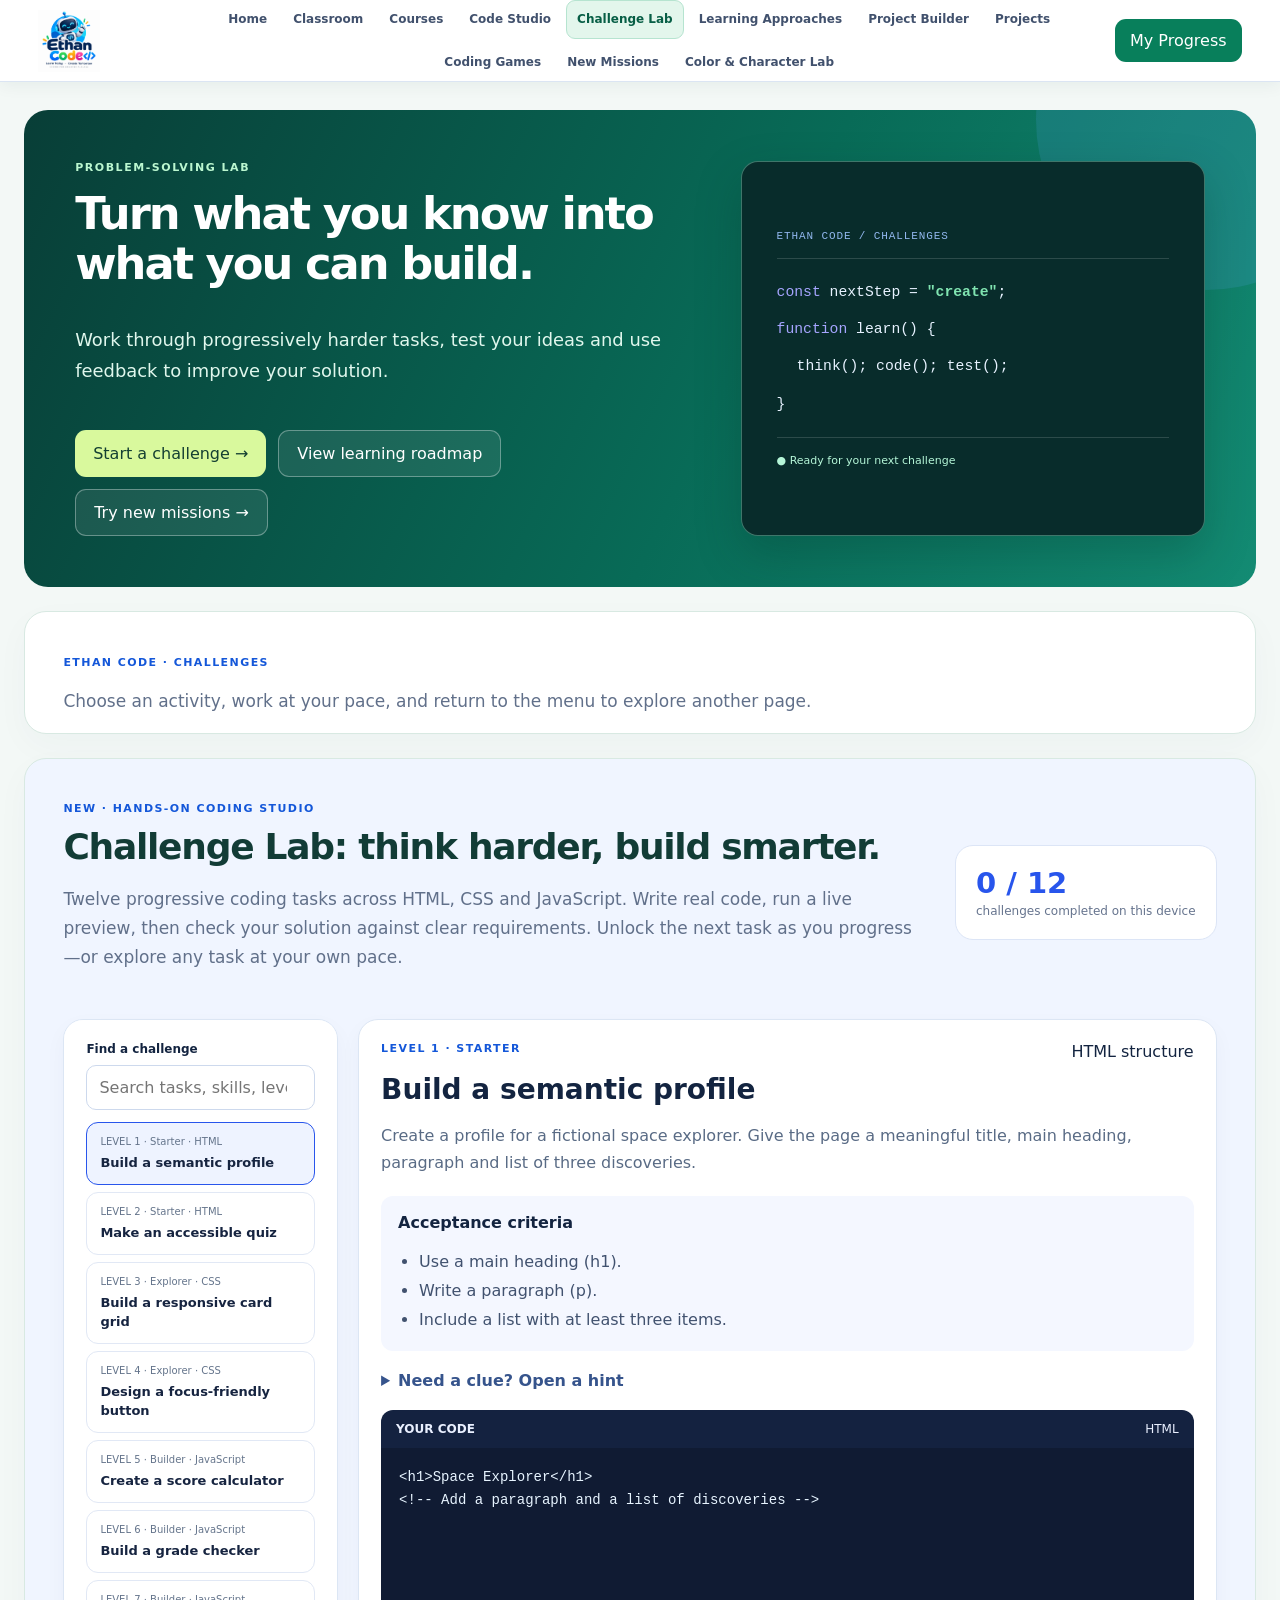
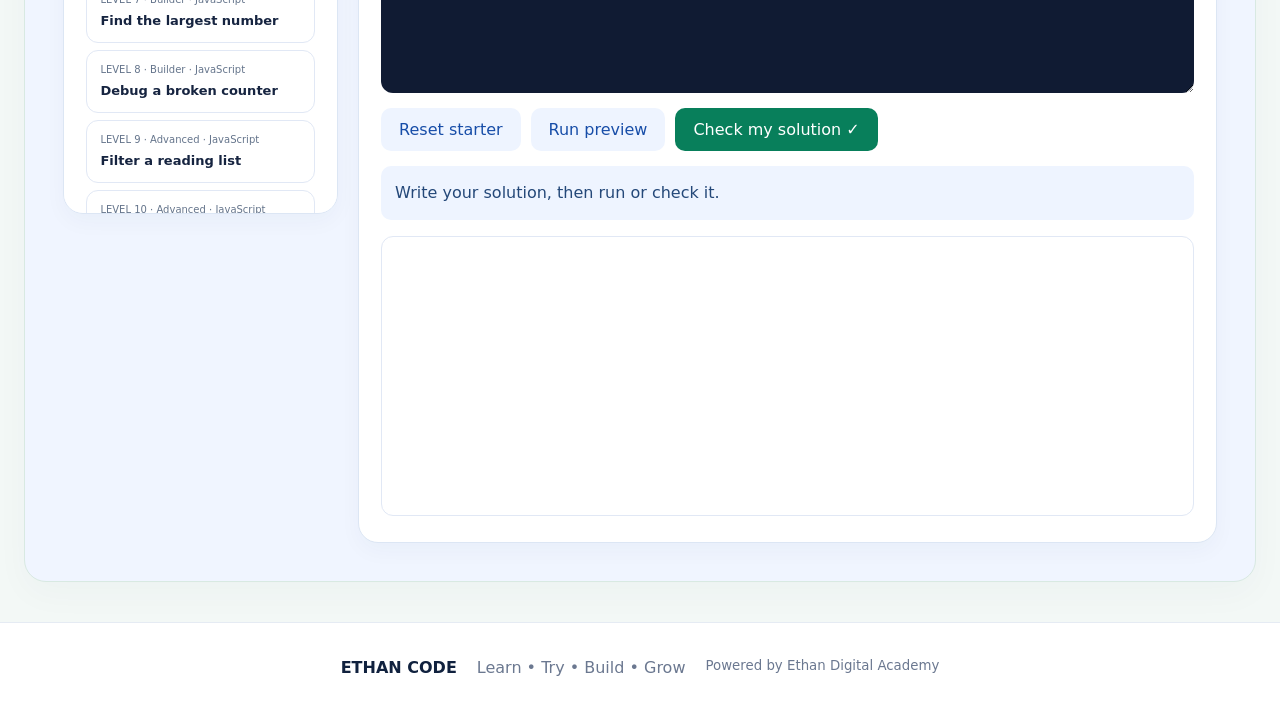
<file: challenges.html>
<!doctype html>
<html lang="en">
<head>
<meta charset="utf-8"><meta name="viewport" content="width=device-width,initial-scale=1">
<title>Challenges | Ethan Code</title><meta name="description" content="Learn HTML, CSS and JavaScript with Ethan Code. Build real projects, solve progressive coding challenges and test your work in a live coding studio."><link rel="stylesheet" href="assets/style.css"><link rel="stylesheet" href="assets/upgrade.css">
<style>main > :is(.hero,#pathfinder,#classroom,#courses,#lesson,#adventure,#puzzles,#creative,#codeStudio,#learningMethods,#projectBuilder,#projects){display:none!important} body{min-height:100vh} main{min-height:65vh} nav a[aria-current="page"]{color:#2563eb;text-decoration:underline;text-underline-offset:7px}</style><meta name="theme-color" content="#101c39"><link rel="icon" type="image/png" href="assets/ethan-code-logo.png"></head>
<body class="academy-page page-challenges">
<a class="skip-link" href="#mainContent">Skip to main content</a>
<header class="top">
 <a class="brand" href="index.html" aria-label="Ethan Code home"><img class="official-logo" src="assets/ethan-code-logo.png" alt="Ethan Code"></a>
 <button class="menubtn" id="menuBtn" type="button" aria-label="Open navigation" aria-controls="mainNav" aria-expanded="false">☰</button><nav id="mainNav" aria-label="Main navigation"><a href="index.html">Home</a><a href="classroom.html">Classroom</a><a href="courses.html">Courses</a><a href="studio.html">Code Studio</a><a href="challenges.html" aria-current="page">Challenge Lab</a><a href="methods.html">Learning Approaches</a><a href="builder.html">Project Builder</a><a href="projects.html">Projects</a><a href="adventure.html">Coding Games</a><a href="missions.html">New Missions</a><a href="colors.html">Color & Character Lab</a></nav>
 <button class="pill" id="progressBtn">My Progress</button>
</header>

<main id="mainContent">
<section class="page-intro" aria-labelledby="pageTitle"><div class="page-intro-copy"><span class="page-eyebrow">PROBLEM-SOLVING LAB</span><h1 id="pageTitle">Turn what you know into what you can build.</h1><p>Work through progressively harder tasks, test your ideas and use feedback to improve your solution.</p><div class="page-intro-actions"><a class="primary" href="#challengeLab">Start a challenge →</a><a class="secondary" href="index.html">View learning roadmap</a><a class="secondary" href="missions.html">Try new missions →</a></div></div><div class="page-intro-art" aria-hidden="true"><span class="art-top">ETHAN CODE / CHALLENGES</span><span class="art-line"><i>const</i> nextStep = <b>"create"</b>;</span><span class="art-line"><i>function</i> learn() {</span><span class="art-line art-indent">think(); code(); test();</span><span class="art-line">}</span><span class="art-status">● Ready for your next challenge</span></div></section>

<div class="section" style="padding-bottom:0"><span class="tag">ETHAN CODE · CHALLENGES</span><p class="lead">Choose an activity, work at your pace, and return to the menu to explore another page.</p></div>
<section class="hero"><div class="hero-glow" aria-hidden="true"></div>
 <div><span class="tag">ETHAN CODE · LEARN / THINK / BUILD</span><h1>Turn big ideas into <em>real working code.</em></h1>
 <p>You do not need to be a programmer already. Explore coding from your first webpage to interactive games, debugging and real-world problem solving. Learn the idea, write the code, test your work and tackle the next challenge.</p>
 <div class="heroactions"><button class="primary" id="startBtn">Start My First Lesson</button><button class="secondary" id="continueBtn">Continue Learning</button><a class="secondary" href="studio.html">Open Code Studio →</a><a class="secondary" href="courses.html">See My Courses</a></div>
 <div class="promise"><span>✓ Simple explanations</span><span>✓ Guided practice</span><span>✓ Quick quizzes</span><span>✓ Fun projects</span><span>✓ 12 auto-checked coding challenges</span></div></div>
 <div class="hero-card hero-terminal"><div class="terminal-top"><span class="terminal-dots">● ● ●</span><span>ethan-code / first-project.html</span></div><div class="terminal-code"><span class="code-purple">&lt;h1&gt;</span>Hello, creator!<span class="code-purple">&lt;/h1&gt;</span><br><span class="code-blue">&lt;button&gt;</span>Launch my idea 🚀<span class="code-blue">&lt;/button&gt;</span><br><span class="code-green">// think → code → test → improve</span></div><div class="terminal-preview"><span>LIVE PREVIEW</span><h3>Hello, creator! 👋</h3><p>Your next big idea starts here.</p><button class="primary" id="missionBtn">Build my first page →</button></div></div>
</section>


<section class="section pathfinder" id="pathfinder">
 <span class="tag">CHOOSE MY PATH</span><h2>Start at the level that feels right</h2>
 <p class="lead">Ethan Code can begin with pictures and simple instructions, then gradually move toward real written code.</p>
 <div class="pathcards">
  <button data-path="junior"><b>AGES 6–8</b><strong>Junior Explorer</strong><span>Pictures • sequences • patterns • simple puzzles</span></button>
  <button data-path="creator"><b>AGES 9–12</b><strong>Creative Coder</strong><span>Blocks • games • stories • web basics</span></button>
  <button data-path="young"><b>AGES 13+</b><strong>Young Developer</strong><span>Web • JavaScript • Python concepts • projects</span></button>
 </div>
 <p class="pathnote" id="pathNote">You can change your learning path anytime.</p>
</section><section class="section" id="classroom">
 <div class="heading"><div><span class="tag">MY CLASSROOM</span><h2>What would you like to learn?</h2><p>Start with the easy lessons. New ideas become available as you grow.</p></div></div>
 <div class="levels">
  <article><span class="levelno">1</span><div><b>STARTER</b><h3>Meet Coding</h3><p>Understand websites, instructions and simple HTML.</p></div></article>
  <article><span class="levelno">2</span><div><b>EXPLORER</b><h3>Make It Look Good</h3><p>Learn colours, spacing and page layouts with CSS.</p></div></article>
  <article><span class="levelno">3</span><div><b>BUILDER</b><h3>Make It Work</h3><p>Use JavaScript and Python ideas to make things happen.</p></div></article>
  <article><span class="levelno">4</span><div><b>CREATOR</b><h3>Build Real Projects</h3><p>Plan, create, test and proudly present your own work.</p></div></article>
 </div>
</section>

<section class="section soft" id="courses">
 <span class="tag">LEARNING PATH</span><h2>Your coding courses</h2><p class="lead">Course names are simple first. The real technical words are introduced inside the lessons when you are ready.</p>
 <div class="coursegrid" id="courseGrid"></div>
</section>

<section class="section lesson hidden" id="lesson">
 <button class="back" id="closeLesson">← Back to courses</button>
 <div class="lessonhead"><span class="tag" id="lessonCourse"></span><span class="lessoncount" id="lessonCount"></span><h2 id="lessonTitle"></h2><p id="lessonIntro"></p></div>
 <div class="lessonsteps">
  <article><span class="step">1</span><div><h3>What are we learning?</h3><p id="learnWhat"></p></div></article>
  <article><span class="step">2</span><div><h3>Simple meaning</h3><p id="simpleMeaning"></p></div></article>
  <article><span class="step">3</span><div><h3>Think about it like this</h3><div class="story" id="everydayExample"></div></div></article>
  <article><span class="step">4</span><div><h3>Let me show you</h3><div class="showme" id="showMe"></div></div></article>
  <article><span class="step">5</span><div><h3>Try it with me</h3><p id="tryWithMe"></p><button class="practicebtn" id="openPractice">Open Code Studio</button></div></article>
  <article><span class="step">6</span><div><h3>Your turn</h3><p id="yourTurn"></p></div></article>
 </div>
 <div class="helpbar"><b>Need help?</b><button id="explainAgain">Explain it another way</button><button id="showHint">Give me a hint</button><p id="helpText"></p></div><div class="quickcheck"><span class="tag">QUICK QUESTION</span><h3 id="checkQuestion"></h3><div id="checkOptions"></div><p id="checkFeedback"></p></div>
 <div class="lessonend"><div><b>⭐ What did we learn?</b><p id="lessonSummary"></p></div><button class="primary" id="completeLesson">I Understand — Finish Lesson</button></div>
</section>


<section class="section adventure" id="adventure">
 <span class="tag">CODING ADVENTURES</span><h2>Learn by completing missions</h2>
 <p class="lead">Short missions turn coding ideas into something you can see and solve.</p>
 <div class="missiongrid" id="missionGrid"></div>
</section>

<section class="section soft" id="puzzles">
 <span class="tag">PUZZLE LAB</span><h2>Put the instructions in the right order</h2>
 <p class="lead">Coding is about giving clear instructions in the correct sequence. Move the cards until the character reaches the star.</p>
 <div class="puzzlebox">
  <div class="puzzleworld"><div class="gridworld" id="gridWorld"></div><p id="puzzleMessage">Goal: help Ethan Bot reach ⭐.</p></div>
  <div class="blocks"><h3>My instructions</h3><div id="blockList"></div><div class="puzzleactions"><button class="secondary" id="shufflePuzzle">New Puzzle</button><button class="primary" id="runPuzzle">Run Instructions</button></div><button class="hint" id="hintPuzzle">💡 Give me a hint</button><p id="hintText"></p></div>
 </div>
</section>

<section class="section" id="creative">
 <span class="tag">CREATIVE PLAYGROUND</span><h2>Choose what you want to make</h2>
 <div class="interestgrid">
  <article data-interest="story"><div>📖</div><h3>Interactive Story</h3><p>Make characters speak and choices change what happens.</p><button>Choose Story</button></article>
  <article data-interest="game"><div>🎮</div><h3>Mini Game</h3><p>Use events, scores and rules to build a simple challenge.</p><button>Choose Game</button></article>
  <article data-interest="art"><div>🎨</div><h3>Code Art</h3><p>Use shapes, colours and patterns to make digital art.</p><button>Choose Art</button></article>
  <article data-interest="web"><div>🌐</div><h3>My Website</h3><p>Create a webpage about a safe topic you enjoy.</p><button>Choose Website</button></article>
 </div>
 <div class="choicebox" id="choiceBox">Choose a project above and Ethan Code will suggest your next steps.</div>
</section>
<section class="section studio-section" id="codeStudio">
 <div class="studio-heading"><div><span class="tag">ETHAN CODE · LIVE CODE STUDIO</span><h2>Write code. Run it. Show my page.</h2><p class="lead">Create a complete webpage using HTML, CSS and JavaScript. Select a language, edit the example, and run your code. Your page appears immediately beneath the editor.</p></div><span class="studio-status" id="studioStatus" role="status" aria-live="polite">Ready to build</span></div>
 <div class="studio-shell"><div class="studio-toolbar"><div class="studio-tabs" role="tablist" aria-label="Code language"><button type="button" class="studio-tab active" data-studio-tab="html" aria-selected="true">HTML</button><button type="button" class="studio-tab" data-studio-tab="css" aria-selected="false">CSS</button><button type="button" class="studio-tab" data-studio-tab="js" aria-selected="false">JavaScript</button></div><span>Changes are saved on this device</span></div>
 <div class="studio-editors"><label class="studio-panel active" data-studio-panel="html" for="studioHtml">HTML · Page structure<textarea id="studioHtml" spellcheck="false" autocapitalize="off" autocomplete="off" autocorrect="off" aria-label="HTML code editor"><main class="welcome"><h1>My Ethan Code Page 🚀</h1><p>I built this page with HTML, CSS and JavaScript.</p><button id="helloButton">Click me!</button><p id="message">Try the button above.</p></main></textarea></label><label class="studio-panel" data-studio-panel="css" for="studioCss">CSS · Page design<textarea id="studioCss" spellcheck="false" autocapitalize="off" autocomplete="off" autocorrect="off" aria-label="CSS code editor">body { font-family: system-ui, sans-serif; background: #eef5ff; color: #172b52; padding: 32px; } .welcome { max-width: 650px; margin: auto; padding: 30px; background: white; border-radius: 22px; box-shadow: 0 12px 36px #142b5220; } button { background: #245de8; color: white; border: 0; border-radius: 12px; padding: 12px 20px; cursor: pointer; }</textarea></label><label class="studio-panel" data-studio-panel="js" for="studioJs">JavaScript · Page interactions<textarea id="studioJs" spellcheck="false" autocapitalize="off" autocomplete="off" autocorrect="off" aria-label="JavaScript code editor">document.getElementById('helloButton').addEventListener('click', function () { document.getElementById('message').textContent = 'Amazing! Your JavaScript works 🎉'; });</textarea></label></div>
 <div class="studio-actions"><button type="button" class="primary" id="studioRun">▶ Run Code</button><button type="button" class="secondary" id="studioShow">Show My Page ↓</button><button type="button" class="secondary" id="studioDownload">⬇ Download My Page (.html)</button><button type="button" class="secondary" id="studioReset">Reset Example</button></div>
 <div class="studio-output" id="studioOutput"><div class="studio-output-top"><div><strong>Show My Page</strong><small>Your live result appears below. Click buttons in your page to test them.</small></div><button type="button" class="secondary" id="studioRefresh">↻ Refresh page</button></div><iframe id="studioFrame" title="My HTML CSS and JavaScript page" sandbox="allow-scripts allow-modals" referrerpolicy="no-referrer"></iframe></div></div>
 <p class="studio-note">This studio runs HTML, CSS and browser JavaScript. Java is a different language and requires a separate Java runtime; it cannot run in this webpage editor. Downloaded pages can be opened in your browser.</p>
</section>
<section class="section challenge-section" id="challengeLab"><div class="challenge-intro"><div><span class="tag">NEW · HANDS-ON CODING STUDIO</span><h2>Challenge Lab: think harder, build smarter.</h2><p class="lead">Twelve progressive coding tasks across HTML, CSS and JavaScript. Write real code, run a live preview, then check your solution against clear requirements. Unlock the next task as you progress—or explore any task at your own pace.</p></div><div class="challenge-stats"><strong id="challengeDone">0 / 12</strong><span>challenges completed on this device</span></div></div><div class="challenge-layout"><aside class="challenge-sidebar"><label for="challengeFilter">Find a challenge</label><input id="challengeFilter" type="search" placeholder="Search tasks, skills, levels…"><div class="challenge-list" id="challengeList"></div></aside><div class="challenge-workspace"><div class="challenge-header"><span class="tag" id="challengeLevel">LEVEL 1</span><span id="challengeSkill">HTML</span></div><h3 id="challengeTitle">Select a challenge</h3><p id="challengeDescription"></p><div class="challenge-requirements"><b>Acceptance criteria</b><ul id="challengeCriteria"></ul></div><details class="challenge-hint"><summary>Need a clue? Open a hint</summary><p id="challengeHint"></p></details><div class="challenge-editor-header"><b>YOUR CODE</b><span id="challengeLanguage">HTML</span></div><textarea id="challengeCode" spellcheck="false" aria-label="Challenge code editor"></textarea><div class="challenge-actions"><button class="secondary" id="challengeReset">Reset starter</button><button class="secondary" id="challengeRun">Run preview</button><button class="primary" id="challengeCheck">Check my solution ✓</button></div><div class="challenge-feedback" id="challengeFeedback" role="status" aria-live="polite">Write your solution, then run or check it.</div><iframe id="challengePreview" title="Challenge preview" sandbox="allow-scripts"></iframe></div></div></section>
<section class="section" id="learningMethods"><div class="methods-head"><span class="tag">ETHAN CODE · THINKING & LEARNING ACADEMY</span><h2>Learn how to code. Learn how to solve problems.</h2><p class="lead">Explore 12 guided learning modules with examples, practical tasks, self-check questions and a capstone project. Choose a module, study the worked example, attempt the challenge and explain your reasoning.</p><div class="methods-progress" id="methodsProgress" aria-live="polite">0 / 12 modules completed</div></div><div class="methods-layout"><aside class="methods-menu"><label for="methodsSearch">Find a learning module</label><input id="methodsSearch" type="search" placeholder="Search methods and skills"><div id="methodsList"></div></aside><article class="methods-lesson" id="methodsLesson"><span class="tag" id="methodsType">LEARNING METHOD</span><h3 id="methodsTitle">Choose a module</h3><p id="methodsIntro"></p><h4>How it works</h4><p id="methodsExplain"></p><h4>Worked example</h4><div id="methodsExample"></div><h4>Try it yourself</h4><p id="methodsTask"></p><label for="methodsAnswer"><strong>My explanation or solution</strong></label><textarea id="methodsAnswer" rows="5" placeholder="Write your plan, reasoning, code or solution here..."></textarea><div class="methods-actions"><button class="secondary" id="methodsHint" type="button">Show hint</button><button class="secondary" id="methodsExampleBtn" type="button">Load example in Code Studio</button><a class="secondary" href="studio.html">Open Code Studio ↗</a></div><p id="methodsHintText" hidden></p><fieldset class="methods-quiz"><legend id="methodsQuestion">Knowledge check</legend><div id="methodsOptions"></div></fieldset><p id="methodsFeedback" role="status" aria-live="polite"></p><button class="primary" id="methodsComplete" type="button" disabled>Complete module ✓</button><button class="secondary" id="methodsNext" type="button">Next module →</button></article></div></section>
<section class="section" id="projectBuilder"><span class="tag">ETHAN CODE · PROJECT BUILDER</span><h2>From first idea to published website</h2><p class="lead">Create a project, save versions, test your page, download all three source files, and publish your finished work.</p><div class="builder-grid"><div class="builder-panel"><label for="projectName">Project name</label><input id="projectName" maxlength="70" placeholder="My science club website"><label for="projectDescription">What will your project do?</label><textarea id="projectDescription" rows="3" placeholder="Describe your goal and who will use it"></textarea><div class="builder-buttons"><button id="projectSave" class="primary" type="button">Save project version</button><button id="projectNew" class="secondary" type="button">New project</button><button id="projectZip" class="secondary" type="button">Download complete project ZIP</button></div><p id="projectMessage" role="status" aria-live="polite"></p><h3>My saved projects</h3><div id="projectList"></div></div><div class="builder-panel"><h3>My publishing journey</h3><p>Complete each stage and record your progress. Publish only work you are comfortable sharing publicly.</p><div id="publishSteps"></div></div></div></section>
<section class="section soft" id="projects">
 <span class="tag">MY PROJECTS</span><h2>Make something you can be proud of</h2><div class="projectgrid">
 <article><div>🌟</div><h3>All About Me Page</h3><p>Create a friendly webpage about an imaginary character, hobby or school club.</p><span>Starter Project</span></article>
 <article><div>🎨</div><h3>Colourful Learning Card</h3><p>Use CSS to turn plain information into a neat learning card.</p><span>Explorer Project</span></article>
 <article><div>🔢</div><h3>Study Counter</h3><p>Make buttons change a number and learn how a webpage can react.</p><span>Builder Project</span></article>
 <article><div>🏆</div><h3>My Big Project</h3><p>Choose a useful idea, plan it, build it in small steps, test it and explain what you learned.</p><span>Creator Project</span></article>
 </div>
</section>
</main>

<div class="modal hidden" id="progressModal"><div class="modalbox"><button class="x" id="closeProgress">×</button><span class="tag">MY PROGRESS</span><h2>Look how far you have come!</h2><div class="stars" id="starCount">⭐ 0 learning stars</div><div class="progressline"><i id="progressBar"></i></div><p id="progressText"></p><div id="badges" class="badges"></div><div class="progressactions"><button class="secondary" id="continueProgress">Continue Learning</button><button class="danger-lite" id="resetProgress">Reset My Progress</button></div></div></div>
<footer><b>ETHAN CODE</b><span>Learn • Try • Build • Grow</span><small>Powered by Ethan Digital Academy</small></footer>
<script src="assets/project-builder.js" defer></script><script src="assets/methods.js" defer></script><script src="assets/app.js"></script><script src="assets/studio.js"></script><script src="assets/challenges.js"></script><script>window.ETHAN_PAGE=location.pathname.split('/').pop()||'index.html';document.addEventListener('click',function(e){const t=e.target.closest('#startBtn,#continueBtn,#missionBtn,#openPractice,#methodsExampleBtn,#methodsNext,#continueProgress');if(!t)return;const target={'startBtn':'courses.html?start=1','continueBtn':'courses.html?continue=1','missionBtn':'studio.html','openPractice':'studio.html','methodsExampleBtn':'studio.html','continueProgress':'courses.html?continue=1'}[t.id];if(target&&((t.id!=='openPractice'&&t.id!=='methodsExampleBtn')||window.ETHAN_PAGE!=='studio.html')){if(t.id==='methodsExampleBtn'){const ids=['studioHtml','studioCss','studioJs'];const draft=ids.map(id=>document.getElementById(id)?.value||'');localStorage.setItem('ethan-studio-transfer',JSON.stringify(draft));}e.stopImmediatePropagation();e.preventDefault();location.href=target;}},true);</script><script>document.querySelectorAll("#mainNav a").forEach(a=>{if(a.getAttribute("href")==="challenges.html")a.setAttribute("aria-current","page")});</script></body></html>
</file>
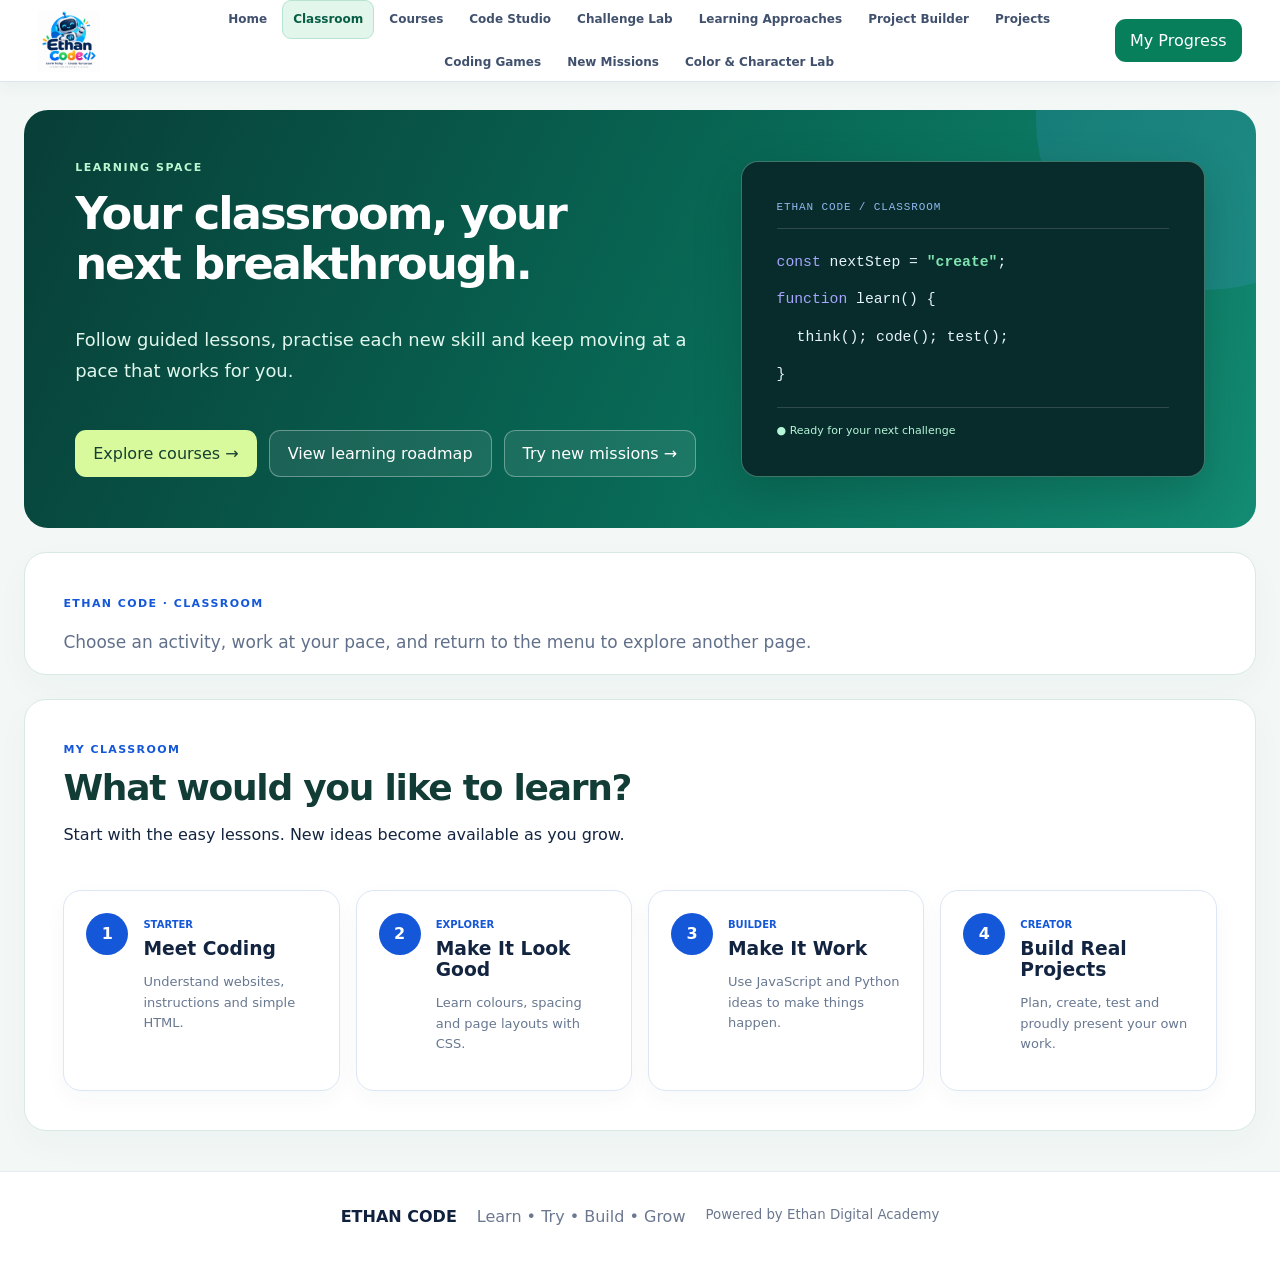
<file: classroom.html>
<!doctype html>
<html lang="en">
<head>
<meta charset="utf-8"><meta name="viewport" content="width=device-width,initial-scale=1">
<title>Classroom | Ethan Code</title><meta name="description" content="Learn HTML, CSS and JavaScript with Ethan Code. Build real projects, solve progressive coding challenges and test your work in a live coding studio."><link rel="stylesheet" href="assets/style.css"><link rel="stylesheet" href="assets/upgrade.css">
<style>main > :is(.hero,#pathfinder,#courses,#adventure,#puzzles,#creative,#codeStudio,#challengeLab,#learningMethods,#projectBuilder,#projects){display:none!important} body{min-height:100vh} main{min-height:65vh} nav a[aria-current="page"]{color:#2563eb;text-decoration:underline;text-underline-offset:7px}</style><meta name="theme-color" content="#101c39"><link rel="icon" type="image/png" href="assets/ethan-code-logo.png"></head>
<body class="academy-page page-classroom">
<a class="skip-link" href="#mainContent">Skip to main content</a>
<header class="top">
 <a class="brand" href="index.html" aria-label="Ethan Code home"><img class="official-logo" src="assets/ethan-code-logo.png" alt="Ethan Code"></a>
 <button class="menubtn" id="menuBtn" type="button" aria-label="Open navigation" aria-controls="mainNav" aria-expanded="false">☰</button><nav id="mainNav" aria-label="Main navigation"><a href="index.html">Home</a><a href="classroom.html" aria-current="page">Classroom</a><a href="courses.html">Courses</a><a href="studio.html">Code Studio</a><a href="challenges.html">Challenge Lab</a><a href="methods.html">Learning Approaches</a><a href="builder.html">Project Builder</a><a href="projects.html">Projects</a><a href="adventure.html">Coding Games</a><a href="missions.html">New Missions</a><a href="colors.html">Color & Character Lab</a></nav>
 <button class="pill" id="progressBtn">My Progress</button>
</header>

<main id="mainContent">
<section class="page-intro" aria-labelledby="pageTitle"><div class="page-intro-copy"><span class="page-eyebrow">LEARNING SPACE</span><h1 id="pageTitle">Your classroom, your next breakthrough.</h1><p>Follow guided lessons, practise each new skill and keep moving at a pace that works for you.</p><div class="page-intro-actions"><a class="primary" href="courses.html">Explore courses →</a><a class="secondary" href="index.html">View learning roadmap</a><a class="secondary" href="missions.html">Try new missions →</a></div></div><div class="page-intro-art" aria-hidden="true"><span class="art-top">ETHAN CODE / CLASSROOM</span><span class="art-line"><i>const</i> nextStep = <b>"create"</b>;</span><span class="art-line"><i>function</i> learn() {</span><span class="art-line art-indent">think(); code(); test();</span><span class="art-line">}</span><span class="art-status">● Ready for your next challenge</span></div></section>

<div class="section" style="padding-bottom:0"><span class="tag">ETHAN CODE · CLASSROOM</span><p class="lead">Choose an activity, work at your pace, and return to the menu to explore another page.</p></div>
<section class="hero"><div class="hero-glow" aria-hidden="true"></div>
 <div><span class="tag">ETHAN CODE · LEARN / THINK / BUILD</span><h1>Turn big ideas into <em>real working code.</em></h1>
 <p>You do not need to be a programmer already. Explore coding from your first webpage to interactive games, debugging and real-world problem solving. Learn the idea, write the code, test your work and tackle the next challenge.</p>
 <div class="heroactions"><button class="primary" id="startBtn">Start My First Lesson</button><button class="secondary" id="continueBtn">Continue Learning</button><a class="secondary" href="studio.html">Open Code Studio →</a><a class="secondary" href="courses.html">See My Courses</a></div>
 <div class="promise"><span>✓ Simple explanations</span><span>✓ Guided practice</span><span>✓ Quick quizzes</span><span>✓ Fun projects</span><span>✓ 12 auto-checked coding challenges</span></div></div>
 <div class="hero-card hero-terminal"><div class="terminal-top"><span class="terminal-dots">● ● ●</span><span>ethan-code / first-project.html</span></div><div class="terminal-code"><span class="code-purple">&lt;h1&gt;</span>Hello, creator!<span class="code-purple">&lt;/h1&gt;</span><br><span class="code-blue">&lt;button&gt;</span>Launch my idea 🚀<span class="code-blue">&lt;/button&gt;</span><br><span class="code-green">// think → code → test → improve</span></div><div class="terminal-preview"><span>LIVE PREVIEW</span><h3>Hello, creator! 👋</h3><p>Your next big idea starts here.</p><button class="primary" id="missionBtn">Build my first page →</button></div></div>
</section>


<section class="section pathfinder" id="pathfinder">
 <span class="tag">CHOOSE MY PATH</span><h2>Start at the level that feels right</h2>
 <p class="lead">Ethan Code can begin with pictures and simple instructions, then gradually move toward real written code.</p>
 <div class="pathcards">
  <button data-path="junior"><b>AGES 6–8</b><strong>Junior Explorer</strong><span>Pictures • sequences • patterns • simple puzzles</span></button>
  <button data-path="creator"><b>AGES 9–12</b><strong>Creative Coder</strong><span>Blocks • games • stories • web basics</span></button>
  <button data-path="young"><b>AGES 13+</b><strong>Young Developer</strong><span>Web • JavaScript • Python concepts • projects</span></button>
 </div>
 <p class="pathnote" id="pathNote">You can change your learning path anytime.</p>
</section><section class="section" id="classroom">
 <div class="heading"><div><span class="tag">MY CLASSROOM</span><h2>What would you like to learn?</h2><p>Start with the easy lessons. New ideas become available as you grow.</p></div></div>
 <div class="levels">
  <article><span class="levelno">1</span><div><b>STARTER</b><h3>Meet Coding</h3><p>Understand websites, instructions and simple HTML.</p></div></article>
  <article><span class="levelno">2</span><div><b>EXPLORER</b><h3>Make It Look Good</h3><p>Learn colours, spacing and page layouts with CSS.</p></div></article>
  <article><span class="levelno">3</span><div><b>BUILDER</b><h3>Make It Work</h3><p>Use JavaScript and Python ideas to make things happen.</p></div></article>
  <article><span class="levelno">4</span><div><b>CREATOR</b><h3>Build Real Projects</h3><p>Plan, create, test and proudly present your own work.</p></div></article>
 </div>
</section>

<section class="section soft" id="courses">
 <span class="tag">LEARNING PATH</span><h2>Your coding courses</h2><p class="lead">Course names are simple first. The real technical words are introduced inside the lessons when you are ready.</p>
 <div class="coursegrid" id="courseGrid"></div>
</section>

<section class="section lesson hidden" id="lesson">
 <button class="back" id="closeLesson">← Back to courses</button>
 <div class="lessonhead"><span class="tag" id="lessonCourse"></span><span class="lessoncount" id="lessonCount"></span><h2 id="lessonTitle"></h2><p id="lessonIntro"></p></div>
 <div class="lessonsteps">
  <article><span class="step">1</span><div><h3>What are we learning?</h3><p id="learnWhat"></p></div></article>
  <article><span class="step">2</span><div><h3>Simple meaning</h3><p id="simpleMeaning"></p></div></article>
  <article><span class="step">3</span><div><h3>Think about it like this</h3><div class="story" id="everydayExample"></div></div></article>
  <article><span class="step">4</span><div><h3>Let me show you</h3><div class="showme" id="showMe"></div></div></article>
  <article><span class="step">5</span><div><h3>Try it with me</h3><p id="tryWithMe"></p><button class="practicebtn" id="openPractice">Open Code Studio</button></div></article>
  <article><span class="step">6</span><div><h3>Your turn</h3><p id="yourTurn"></p></div></article>
 </div>
 <div class="helpbar"><b>Need help?</b><button id="explainAgain">Explain it another way</button><button id="showHint">Give me a hint</button><p id="helpText"></p></div><div class="quickcheck"><span class="tag">QUICK QUESTION</span><h3 id="checkQuestion"></h3><div id="checkOptions"></div><p id="checkFeedback"></p></div>
 <div class="lessonend"><div><b>⭐ What did we learn?</b><p id="lessonSummary"></p></div><button class="primary" id="completeLesson">I Understand — Finish Lesson</button></div>
</section>


<section class="section adventure" id="adventure">
 <span class="tag">CODING ADVENTURES</span><h2>Learn by completing missions</h2>
 <p class="lead">Short missions turn coding ideas into something you can see and solve.</p>
 <div class="missiongrid" id="missionGrid"></div>
</section>

<section class="section soft" id="puzzles">
 <span class="tag">PUZZLE LAB</span><h2>Put the instructions in the right order</h2>
 <p class="lead">Coding is about giving clear instructions in the correct sequence. Move the cards until the character reaches the star.</p>
 <div class="puzzlebox">
  <div class="puzzleworld"><div class="gridworld" id="gridWorld"></div><p id="puzzleMessage">Goal: help Ethan Bot reach ⭐.</p></div>
  <div class="blocks"><h3>My instructions</h3><div id="blockList"></div><div class="puzzleactions"><button class="secondary" id="shufflePuzzle">New Puzzle</button><button class="primary" id="runPuzzle">Run Instructions</button></div><button class="hint" id="hintPuzzle">💡 Give me a hint</button><p id="hintText"></p></div>
 </div>
</section>

<section class="section" id="creative">
 <span class="tag">CREATIVE PLAYGROUND</span><h2>Choose what you want to make</h2>
 <div class="interestgrid">
  <article data-interest="story"><div>📖</div><h3>Interactive Story</h3><p>Make characters speak and choices change what happens.</p><button>Choose Story</button></article>
  <article data-interest="game"><div>🎮</div><h3>Mini Game</h3><p>Use events, scores and rules to build a simple challenge.</p><button>Choose Game</button></article>
  <article data-interest="art"><div>🎨</div><h3>Code Art</h3><p>Use shapes, colours and patterns to make digital art.</p><button>Choose Art</button></article>
  <article data-interest="web"><div>🌐</div><h3>My Website</h3><p>Create a webpage about a safe topic you enjoy.</p><button>Choose Website</button></article>
 </div>
 <div class="choicebox" id="choiceBox">Choose a project above and Ethan Code will suggest your next steps.</div>
</section>
<section class="section studio-section" id="codeStudio">
 <div class="studio-heading"><div><span class="tag">ETHAN CODE · LIVE CODE STUDIO</span><h2>Write code. Run it. Show my page.</h2><p class="lead">Create a complete webpage using HTML, CSS and JavaScript. Select a language, edit the example, and run your code. Your page appears immediately beneath the editor.</p></div><span class="studio-status" id="studioStatus" role="status" aria-live="polite">Ready to build</span></div>
 <div class="studio-shell"><div class="studio-toolbar"><div class="studio-tabs" role="tablist" aria-label="Code language"><button type="button" class="studio-tab active" data-studio-tab="html" aria-selected="true">HTML</button><button type="button" class="studio-tab" data-studio-tab="css" aria-selected="false">CSS</button><button type="button" class="studio-tab" data-studio-tab="js" aria-selected="false">JavaScript</button></div><span>Changes are saved on this device</span></div>
 <div class="studio-editors"><label class="studio-panel active" data-studio-panel="html" for="studioHtml">HTML · Page structure<textarea id="studioHtml" spellcheck="false" autocapitalize="off" autocomplete="off" autocorrect="off" aria-label="HTML code editor"><main class="welcome"><h1>My Ethan Code Page 🚀</h1><p>I built this page with HTML, CSS and JavaScript.</p><button id="helloButton">Click me!</button><p id="message">Try the button above.</p></main></textarea></label><label class="studio-panel" data-studio-panel="css" for="studioCss">CSS · Page design<textarea id="studioCss" spellcheck="false" autocapitalize="off" autocomplete="off" autocorrect="off" aria-label="CSS code editor">body { font-family: system-ui, sans-serif; background: #eef5ff; color: #172b52; padding: 32px; } .welcome { max-width: 650px; margin: auto; padding: 30px; background: white; border-radius: 22px; box-shadow: 0 12px 36px #142b5220; } button { background: #245de8; color: white; border: 0; border-radius: 12px; padding: 12px 20px; cursor: pointer; }</textarea></label><label class="studio-panel" data-studio-panel="js" for="studioJs">JavaScript · Page interactions<textarea id="studioJs" spellcheck="false" autocapitalize="off" autocomplete="off" autocorrect="off" aria-label="JavaScript code editor">document.getElementById('helloButton').addEventListener('click', function () { document.getElementById('message').textContent = 'Amazing! Your JavaScript works 🎉'; });</textarea></label></div>
 <div class="studio-actions"><button type="button" class="primary" id="studioRun">▶ Run Code</button><button type="button" class="secondary" id="studioShow">Show My Page ↓</button><button type="button" class="secondary" id="studioDownload">⬇ Download My Page (.html)</button><button type="button" class="secondary" id="studioReset">Reset Example</button></div>
 <div class="studio-output" id="studioOutput"><div class="studio-output-top"><div><strong>Show My Page</strong><small>Your live result appears below. Click buttons in your page to test them.</small></div><button type="button" class="secondary" id="studioRefresh">↻ Refresh page</button></div><iframe id="studioFrame" title="My HTML CSS and JavaScript page" sandbox="allow-scripts allow-modals" referrerpolicy="no-referrer"></iframe></div></div>
 <p class="studio-note">This studio runs HTML, CSS and browser JavaScript. Java is a different language and requires a separate Java runtime; it cannot run in this webpage editor. Downloaded pages can be opened in your browser.</p>
</section>
<section class="section challenge-section" id="challengeLab"><div class="challenge-intro"><div><span class="tag">NEW · HANDS-ON CODING STUDIO</span><h2>Challenge Lab: think harder, build smarter.</h2><p class="lead">Twelve progressive coding tasks across HTML, CSS and JavaScript. Write real code, run a live preview, then check your solution against clear requirements. Unlock the next task as you progress—or explore any task at your own pace.</p></div><div class="challenge-stats"><strong id="challengeDone">0 / 12</strong><span>challenges completed on this device</span></div></div><div class="challenge-layout"><aside class="challenge-sidebar"><label for="challengeFilter">Find a challenge</label><input id="challengeFilter" type="search" placeholder="Search tasks, skills, levels…"><div class="challenge-list" id="challengeList"></div></aside><div class="challenge-workspace"><div class="challenge-header"><span class="tag" id="challengeLevel">LEVEL 1</span><span id="challengeSkill">HTML</span></div><h3 id="challengeTitle">Select a challenge</h3><p id="challengeDescription"></p><div class="challenge-requirements"><b>Acceptance criteria</b><ul id="challengeCriteria"></ul></div><details class="challenge-hint"><summary>Need a clue? Open a hint</summary><p id="challengeHint"></p></details><div class="challenge-editor-header"><b>YOUR CODE</b><span id="challengeLanguage">HTML</span></div><textarea id="challengeCode" spellcheck="false" aria-label="Challenge code editor"></textarea><div class="challenge-actions"><button class="secondary" id="challengeReset">Reset starter</button><button class="secondary" id="challengeRun">Run preview</button><button class="primary" id="challengeCheck">Check my solution ✓</button></div><div class="challenge-feedback" id="challengeFeedback" role="status" aria-live="polite">Write your solution, then run or check it.</div><iframe id="challengePreview" title="Challenge preview" sandbox="allow-scripts"></iframe></div></div></section>
<section class="section" id="learningMethods"><div class="methods-head"><span class="tag">ETHAN CODE · THINKING & LEARNING ACADEMY</span><h2>Learn how to code. Learn how to solve problems.</h2><p class="lead">Explore 12 guided learning modules with examples, practical tasks, self-check questions and a capstone project. Choose a module, study the worked example, attempt the challenge and explain your reasoning.</p><div class="methods-progress" id="methodsProgress" aria-live="polite">0 / 12 modules completed</div></div><div class="methods-layout"><aside class="methods-menu"><label for="methodsSearch">Find a learning module</label><input id="methodsSearch" type="search" placeholder="Search methods and skills"><div id="methodsList"></div></aside><article class="methods-lesson" id="methodsLesson"><span class="tag" id="methodsType">LEARNING METHOD</span><h3 id="methodsTitle">Choose a module</h3><p id="methodsIntro"></p><h4>How it works</h4><p id="methodsExplain"></p><h4>Worked example</h4><div id="methodsExample"></div><h4>Try it yourself</h4><p id="methodsTask"></p><label for="methodsAnswer"><strong>My explanation or solution</strong></label><textarea id="methodsAnswer" rows="5" placeholder="Write your plan, reasoning, code or solution here..."></textarea><div class="methods-actions"><button class="secondary" id="methodsHint" type="button">Show hint</button><button class="secondary" id="methodsExampleBtn" type="button">Load example in Code Studio</button><a class="secondary" href="studio.html">Open Code Studio ↗</a></div><p id="methodsHintText" hidden></p><fieldset class="methods-quiz"><legend id="methodsQuestion">Knowledge check</legend><div id="methodsOptions"></div></fieldset><p id="methodsFeedback" role="status" aria-live="polite"></p><button class="primary" id="methodsComplete" type="button" disabled>Complete module ✓</button><button class="secondary" id="methodsNext" type="button">Next module →</button></article></div></section>
<section class="section" id="projectBuilder"><span class="tag">ETHAN CODE · PROJECT BUILDER</span><h2>From first idea to published website</h2><p class="lead">Create a project, save versions, test your page, download all three source files, and publish your finished work.</p><div class="builder-grid"><div class="builder-panel"><label for="projectName">Project name</label><input id="projectName" maxlength="70" placeholder="My science club website"><label for="projectDescription">What will your project do?</label><textarea id="projectDescription" rows="3" placeholder="Describe your goal and who will use it"></textarea><div class="builder-buttons"><button id="projectSave" class="primary" type="button">Save project version</button><button id="projectNew" class="secondary" type="button">New project</button><button id="projectZip" class="secondary" type="button">Download complete project ZIP</button></div><p id="projectMessage" role="status" aria-live="polite"></p><h3>My saved projects</h3><div id="projectList"></div></div><div class="builder-panel"><h3>My publishing journey</h3><p>Complete each stage and record your progress. Publish only work you are comfortable sharing publicly.</p><div id="publishSteps"></div></div></div></section>
<section class="section soft" id="projects">
 <span class="tag">MY PROJECTS</span><h2>Make something you can be proud of</h2><div class="projectgrid">
 <article><div>🌟</div><h3>All About Me Page</h3><p>Create a friendly webpage about an imaginary character, hobby or school club.</p><span>Starter Project</span></article>
 <article><div>🎨</div><h3>Colourful Learning Card</h3><p>Use CSS to turn plain information into a neat learning card.</p><span>Explorer Project</span></article>
 <article><div>🔢</div><h3>Study Counter</h3><p>Make buttons change a number and learn how a webpage can react.</p><span>Builder Project</span></article>
 <article><div>🏆</div><h3>My Big Project</h3><p>Choose a useful idea, plan it, build it in small steps, test it and explain what you learned.</p><span>Creator Project</span></article>
 </div>
</section>
</main>

<div class="modal hidden" id="progressModal"><div class="modalbox"><button class="x" id="closeProgress">×</button><span class="tag">MY PROGRESS</span><h2>Look how far you have come!</h2><div class="stars" id="starCount">⭐ 0 learning stars</div><div class="progressline"><i id="progressBar"></i></div><p id="progressText"></p><div id="badges" class="badges"></div><div class="progressactions"><button class="secondary" id="continueProgress">Continue Learning</button><button class="danger-lite" id="resetProgress">Reset My Progress</button></div></div></div>
<footer><b>ETHAN CODE</b><span>Learn • Try • Build • Grow</span><small>Powered by Ethan Digital Academy</small></footer>
<script src="assets/project-builder.js" defer></script><script src="assets/methods.js" defer></script><script src="assets/app.js"></script><script src="assets/studio.js"></script><script src="assets/challenges.js"></script><script>window.ETHAN_PAGE=location.pathname.split('/').pop()||'index.html';document.addEventListener('click',function(e){const t=e.target.closest('#startBtn,#continueBtn,#missionBtn,#openPractice,#methodsExampleBtn,#methodsNext,#continueProgress');if(!t)return;const target={'startBtn':'courses.html?start=1','continueBtn':'courses.html?continue=1','missionBtn':'studio.html','openPractice':'studio.html','methodsExampleBtn':'studio.html','continueProgress':'courses.html?continue=1'}[t.id];if(target&&((t.id!=='openPractice'&&t.id!=='methodsExampleBtn')||window.ETHAN_PAGE!=='studio.html')){if(t.id==='methodsExampleBtn'){const ids=['studioHtml','studioCss','studioJs'];const draft=ids.map(id=>document.getElementById(id)?.value||'');localStorage.setItem('ethan-studio-transfer',JSON.stringify(draft));}e.stopImmediatePropagation();e.preventDefault();location.href=target;}},true);</script><script>document.querySelectorAll("#mainNav a").forEach(a=>{if(a.getAttribute("href")==="classroom.html")a.setAttribute("aria-current","page")});</script></body></html>
</file>
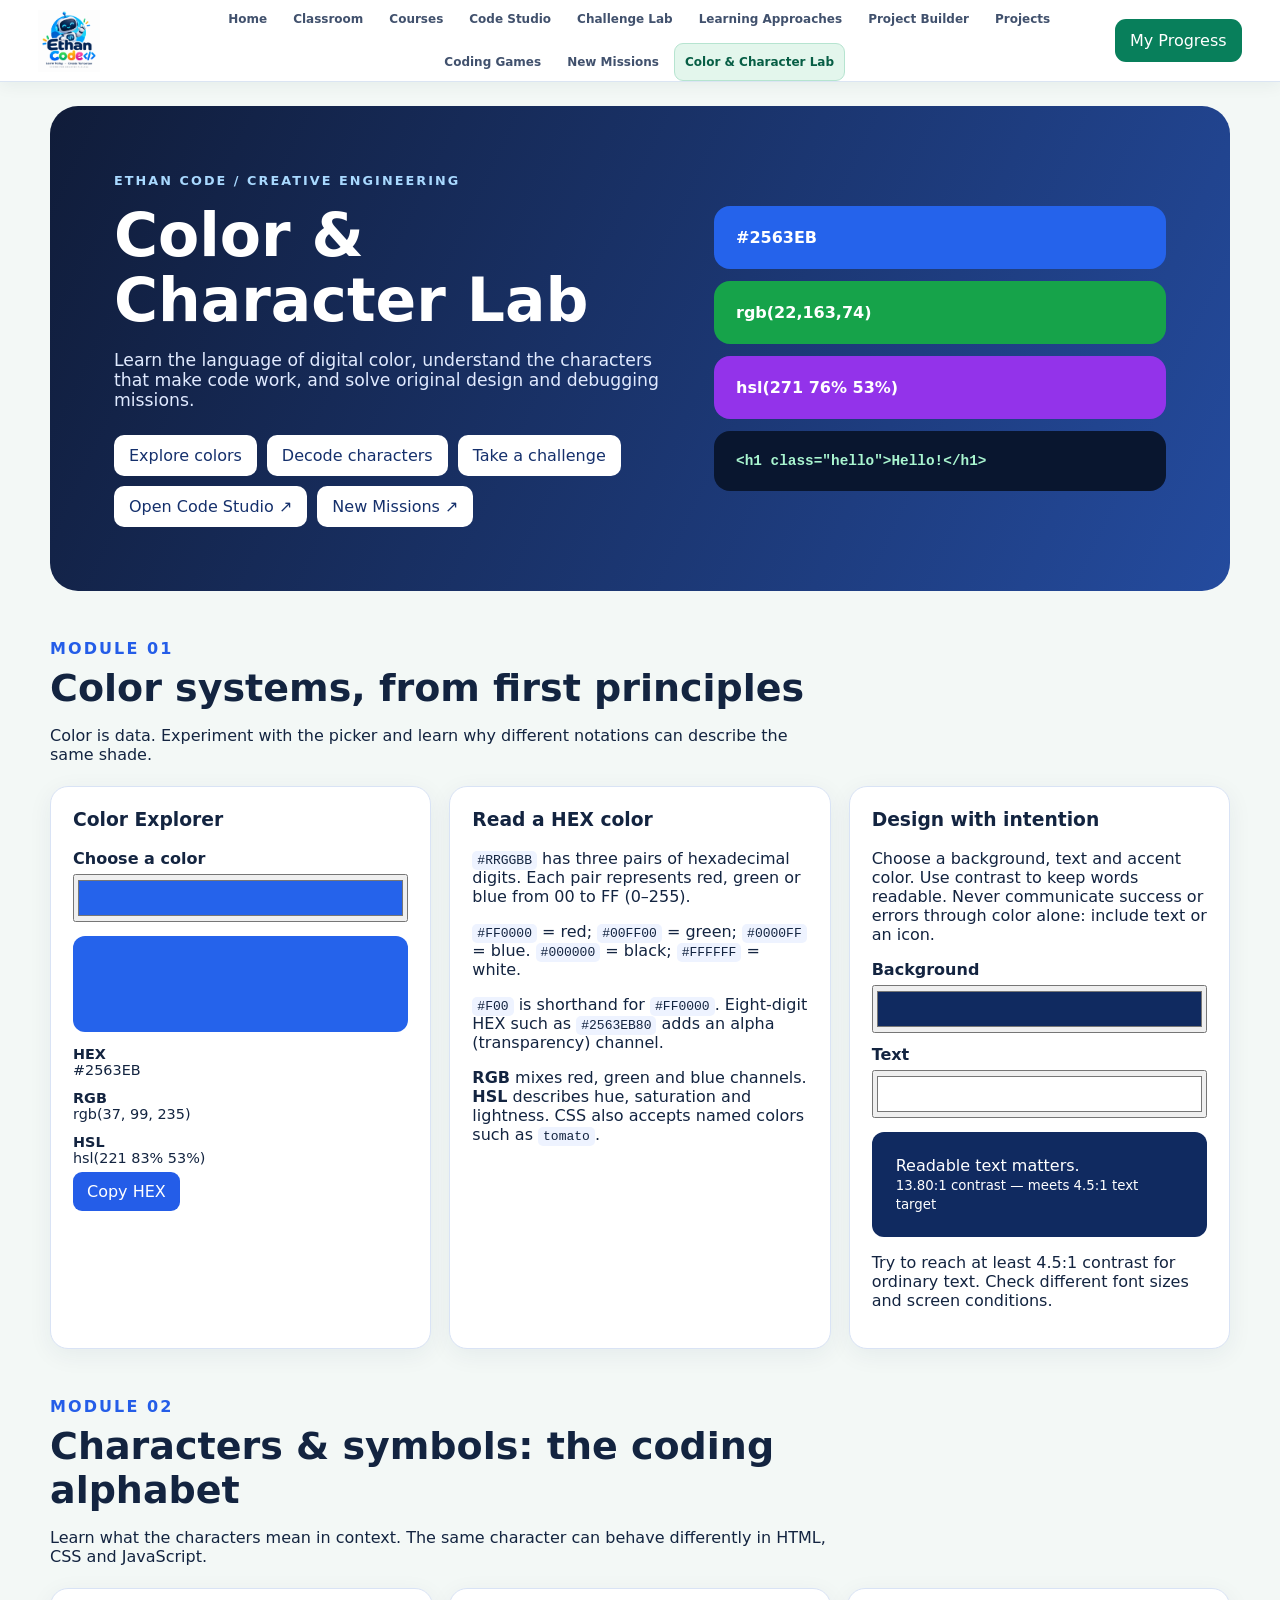
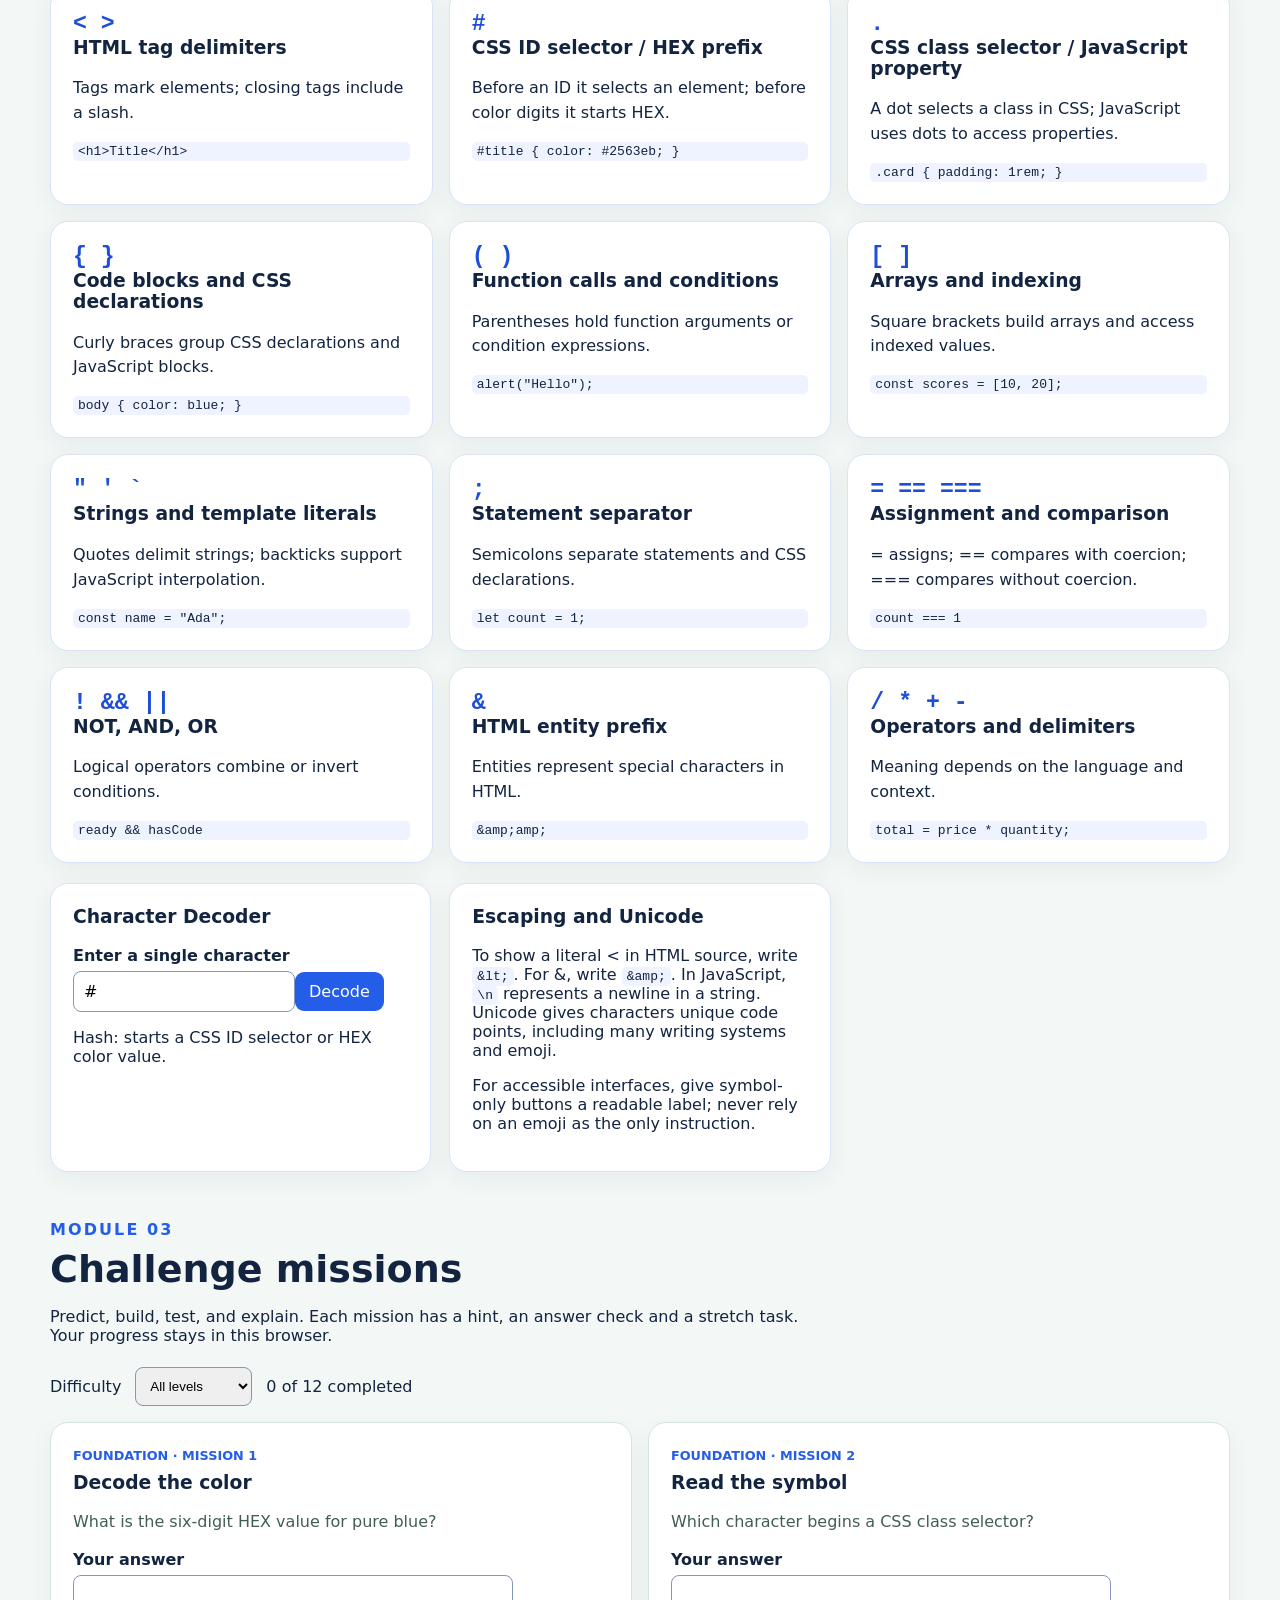
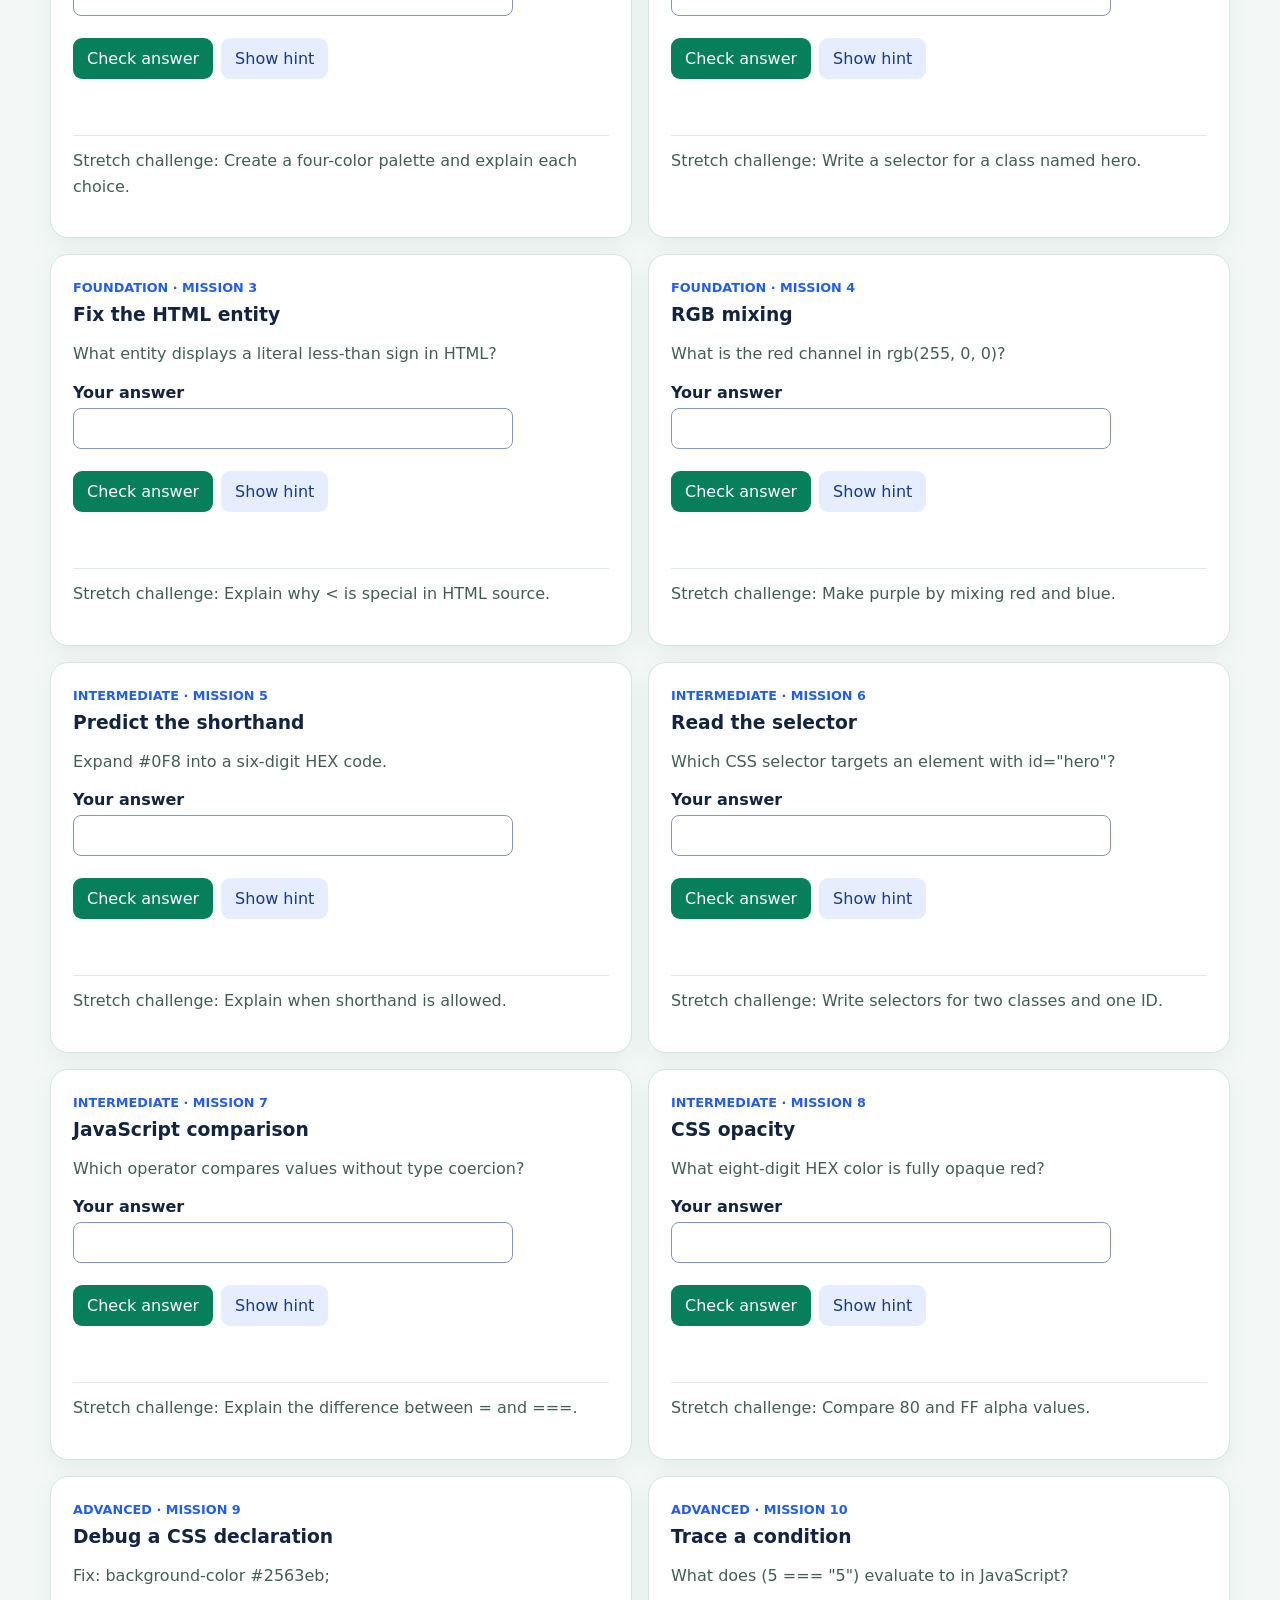
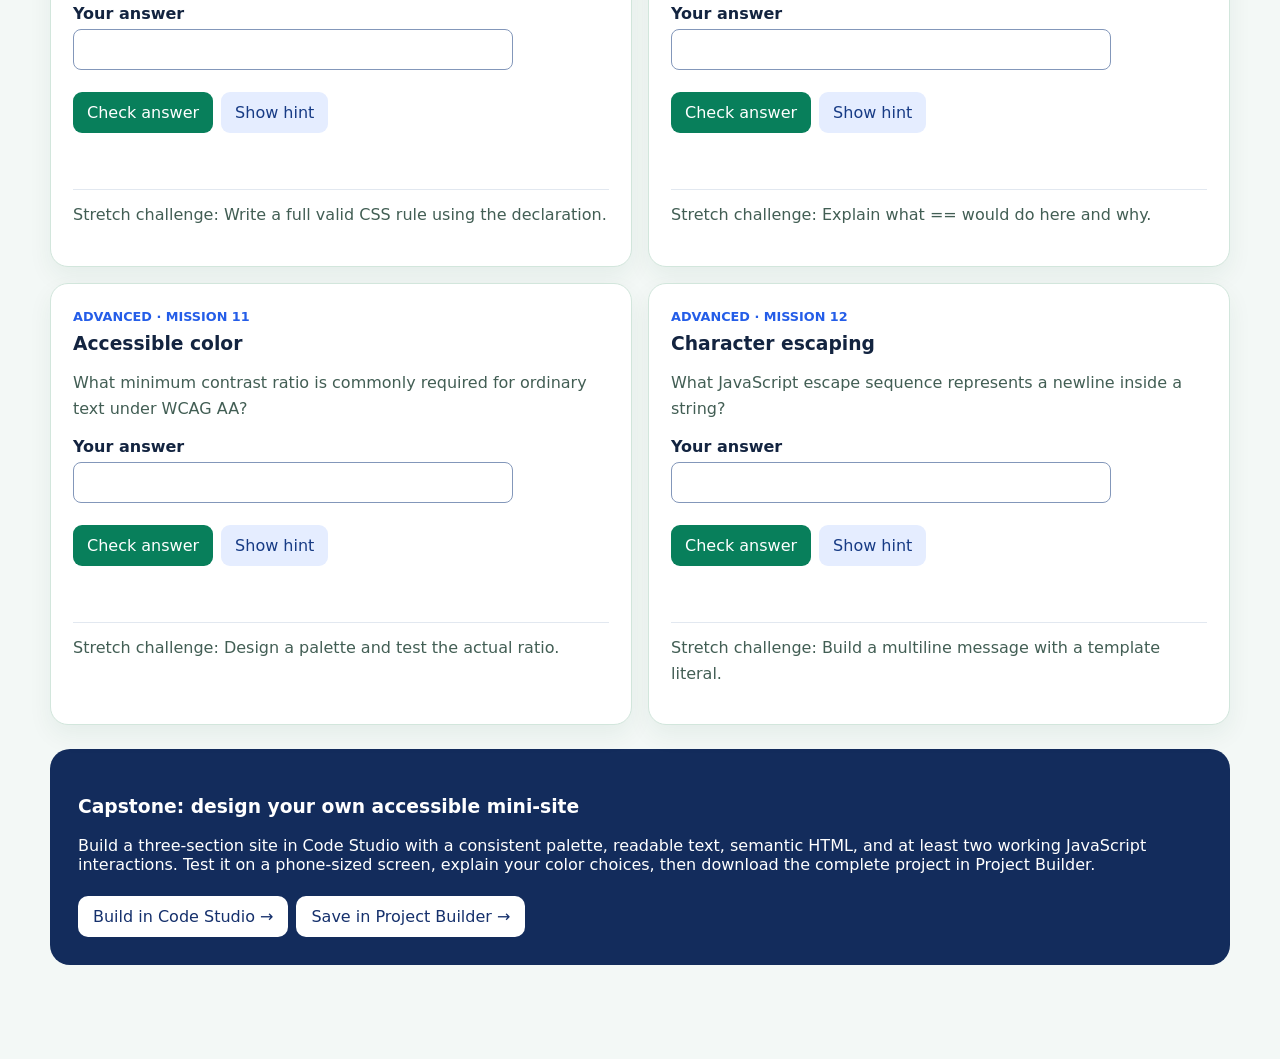
<file: colors.html>
<!doctype html>
<html lang="en">
<head>
<meta charset="utf-8"><meta name="viewport" content="width=device-width,initial-scale=1">
<title>Color & Character Lab | Ethan Code</title><meta name="description" content="Learn HTML, CSS and JavaScript with Ethan Code. Build real projects, solve progressive coding challenges and test your work in a live coding studio."><link rel="stylesheet" href="assets/style.css">
<style>#never > :is(#classroom,#courses,#lesson,#adventure,#puzzles,#creative,#codeStudio,#challengeLab,#learningMethods,#projectBuilder,#projects){display:none!important} body{min-height:100vh} main{min-height:65vh} nav a[aria-current="page"]{color:#2563eb;text-decoration:underline;text-underline-offset:7px}</style><meta name="theme-color" content="#101c39"><link rel="icon" type="image/png" href="assets/ethan-code-logo.png"><link rel="stylesheet" href="assets/colors.css"><link rel="stylesheet" href="assets/upgrade.css"></head>
<body class="academy-page page-colors">
<a class="skip-link" href="#mainContent">Skip to main content</a>
<header class="top">
 <a class="brand" href="index.html" aria-label="Ethan Code home"><img class="official-logo" src="assets/ethan-code-logo.png" alt="Ethan Code"></a>
 <button class="menubtn" id="menuBtn" type="button" aria-label="Open navigation" aria-controls="mainNav" aria-expanded="false">☰</button><nav id="mainNav" aria-label="Main navigation"><a href="index.html">Home</a><a href="classroom.html">Classroom</a><a href="courses.html">Courses</a><a href="studio.html">Code Studio</a><a href="challenges.html">Challenge Lab</a><a href="methods.html">Learning Approaches</a><a href="builder.html">Project Builder</a><a href="projects.html">Projects</a><a href="adventure.html">Coding Games</a><a href="missions.html">New Missions</a><a href="colors.html" aria-current="page">Color & Character Lab</a></nav>
 <button class="pill" id="progressBtn">My Progress</button>
</header>

<main id="mainContent" class="color-academy"><section class="color-hero"><div><span class="color-kicker">ETHAN CODE / CREATIVE ENGINEERING</span><h1>Color & Character Lab</h1><p>Learn the language of digital color, understand the characters that make code work, and solve original design and debugging missions.</p><div class="color-links"><a href="#color-explorer">Explore colors</a><a href="#character-lab">Decode characters</a><a href="#missions">Take a challenge</a><a href="studio.html">Open Code Studio ↗</a><a href="missions.html">New Missions ↗</a></div></div><div class="color-art" aria-hidden="true"><span style="background:#2563eb">#2563EB</span><span style="background:#16a34a">rgb(22,163,74)</span><span style="background:#9333ea">hsl(271 76% 53%)</span><code>&lt;h1 class="hello"&gt;Hello!&lt;/h1&gt;</code></div></section>
<section class="color-section" id="color-explorer"><div class="color-section-heading"><span>MODULE 01</span><h2>Color systems, from first principles</h2><p>Color is data. Experiment with the picker and learn why different notations can describe the same shade.</p></div><div class="color-grid"><article class="color-card"><h3>Color Explorer</h3><label for="colorPick">Choose a color</label><input type="color" id="colorPick" value="#2563eb"><div id="colorSwatch" class="color-swatch"></div><div class="color-values"><label>HEX <output id="hexOut">#2563EB</output></label><label>RGB <output id="rgbOut">rgb(37, 99, 235)</output></label><label>HSL <output id="hslOut">hsl(221 83% 53%)</output></label></div><button type="button" id="copyColor">Copy HEX</button><p id="copyStatus" role="status"></p></article><article class="color-card"><h3>Read a HEX color</h3><p><code>#RRGGBB</code> has three pairs of hexadecimal digits. Each pair represents red, green or blue from 00 to FF (0–255).</p><p><code>#FF0000</code> = red; <code>#00FF00</code> = green; <code>#0000FF</code> = blue. <code>#000000</code> = black; <code>#FFFFFF</code> = white.</p><p><code>#F00</code> is shorthand for <code>#FF0000</code>. Eight-digit HEX such as <code>#2563EB80</code> adds an alpha (transparency) channel.</p><p><strong>RGB</strong> mixes red, green and blue channels. <strong>HSL</strong> describes hue, saturation and lightness. CSS also accepts named colors such as <code>tomato</code>.</p></article><article class="color-card"><h3>Design with intention</h3><p>Choose a background, text and accent color. Use contrast to keep words readable. Never communicate success or errors through color alone: include text or an icon.</p><label for="bgPick">Background</label><input type="color" id="bgPick" value="#102a60"><label for="fgPick">Text</label><input type="color" id="fgPick" value="#ffffff"><div id="contrastPreview" class="contrast-preview">Readable text matters.<br><small id="contrastResult"></small></div><p>Try to reach at least 4.5:1 contrast for ordinary text. Check different font sizes and screen conditions.</p></article></div></section>
<section class="color-section" id="character-lab"><div class="color-section-heading"><span>MODULE 02</span><h2>Characters & symbols: the coding alphabet</h2><p>Learn what the characters mean in context. The same character can behave differently in HTML, CSS and JavaScript.</p></div><div class="symbol-grid"><article class="symbol-card"><div class="symbol-glyph">&lt; &gt;</div><h3>HTML tag delimiters</h3><p>Tags mark elements; closing tags include a slash.</p><code>&lt;h1&gt;Title&lt;/h1&gt;</code></article><article class="symbol-card"><div class="symbol-glyph">#</div><h3>CSS ID selector / HEX prefix</h3><p>Before an ID it selects an element; before color digits it starts HEX.</p><code>#title { color: #2563eb; }</code></article><article class="symbol-card"><div class="symbol-glyph">.</div><h3>CSS class selector / JavaScript property</h3><p>A dot selects a class in CSS; JavaScript uses dots to access properties.</p><code>.card { padding: 1rem; }</code></article><article class="symbol-card"><div class="symbol-glyph">{ }</div><h3>Code blocks and CSS declarations</h3><p>Curly braces group CSS declarations and JavaScript blocks.</p><code>body { color: blue; }</code></article><article class="symbol-card"><div class="symbol-glyph">( )</div><h3>Function calls and conditions</h3><p>Parentheses hold function arguments or condition expressions.</p><code>alert(&quot;Hello&quot;);</code></article><article class="symbol-card"><div class="symbol-glyph">[ ]</div><h3>Arrays and indexing</h3><p>Square brackets build arrays and access indexed values.</p><code>const scores = [10, 20];</code></article><article class="symbol-card"><div class="symbol-glyph">" ' `</div><h3>Strings and template literals</h3><p>Quotes delimit strings; backticks support JavaScript interpolation.</p><code>const name = &quot;Ada&quot;;</code></article><article class="symbol-card"><div class="symbol-glyph">;</div><h3>Statement separator</h3><p>Semicolons separate statements and CSS declarations.</p><code>let count = 1;</code></article><article class="symbol-card"><div class="symbol-glyph">= == ===</div><h3>Assignment and comparison</h3><p>= assigns; == compares with coercion; === compares without coercion.</p><code>count === 1</code></article><article class="symbol-card"><div class="symbol-glyph">! && ||</div><h3>NOT, AND, OR</h3><p>Logical operators combine or invert conditions.</p><code>ready &amp;&amp; hasCode</code></article><article class="symbol-card"><div class="symbol-glyph">&amp;</div><h3>HTML entity prefix</h3><p>Entities represent special characters in HTML.</p><code>&amp;amp;amp;</code></article><article class="symbol-card"><div class="symbol-glyph">/ * + -</div><h3>Operators and delimiters</h3><p>Meaning depends on the language and context.</p><code>total = price * quantity;</code></article></div><div class="color-grid"><article class="color-card"><h3>Character Decoder</h3><label for="charInput">Enter a single character</label><input id="charInput" maxlength="2" value="#"><button id="decodeChar" type="button">Decode</button><p id="charResult" role="status"></p></article><article class="color-card"><h3>Escaping and Unicode</h3><p>To show a literal &lt; in HTML source, write <code>&amp;lt;</code>. For &amp;, write <code>&amp;amp;</code>. In JavaScript, <code>\n</code> represents a newline in a string. Unicode gives characters unique code points, including many writing systems and emoji.</p><p>For accessible interfaces, give symbol-only buttons a readable label; never rely on an emoji as the only instruction.</p></article></div></section>
<section class="color-section" id="missions"><div class="color-section-heading"><span>MODULE 03</span><h2>Challenge missions</h2><p>Predict, build, test, and explain. Each mission has a hint, an answer check and a stretch task. Your progress stays in this browser.</p></div><div class="mission-toolbar"><label for="missionLevel">Difficulty</label><select id="missionLevel"><option value="all">All levels</option><option value="foundation">Foundation</option><option value="intermediate">Intermediate</option><option value="advanced">Advanced</option></select><output id="missionProgress" aria-live="polite">0 completed</output></div><div id="missionList" class="mission-list"></div><div class="color-capstone"><h3>Capstone: design your own accessible mini-site</h3><p>Build a three-section site in Code Studio with a consistent palette, readable text, semantic HTML, and at least two working JavaScript interactions. Test it on a phone-sized screen, explain your color choices, then download the complete project in Project Builder.</p><a href="studio.html">Build in Code Studio →</a><a href="builder.html">Save in Project Builder →</a></div></section></main><script src="assets/colors.js" defer></script></body></html>
</file>
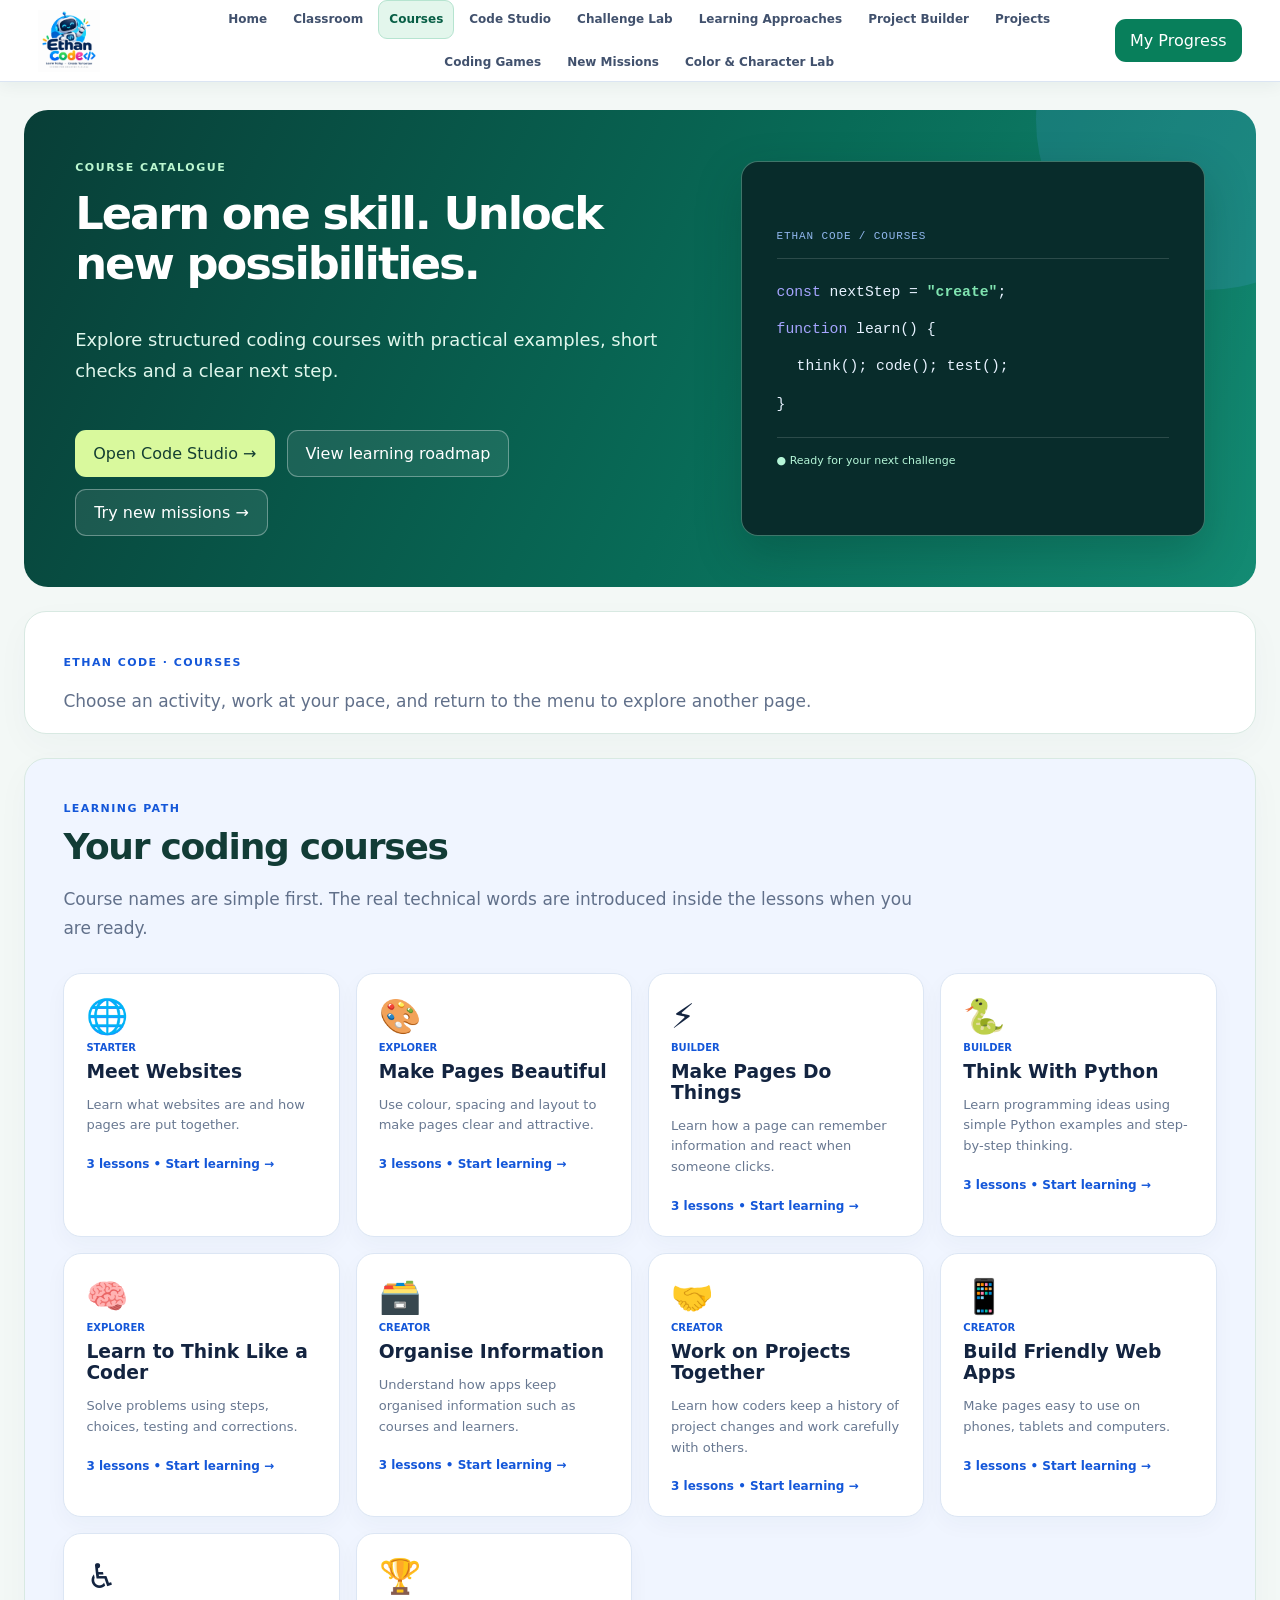
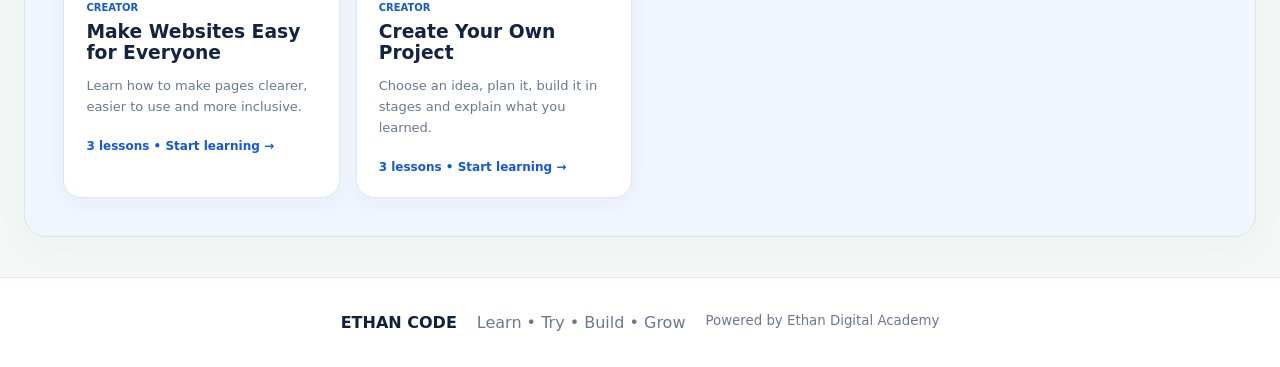
<file: courses.html>
<!doctype html>
<html lang="en">
<head>
<meta charset="utf-8"><meta name="viewport" content="width=device-width,initial-scale=1">
<title>Courses | Ethan Code</title><meta name="description" content="Learn HTML, CSS and JavaScript with Ethan Code. Build real projects, solve progressive coding challenges and test your work in a live coding studio."><link rel="stylesheet" href="assets/style.css"><link rel="stylesheet" href="assets/upgrade.css">
<style>main > :is(.hero,#pathfinder,#classroom,#adventure,#puzzles,#creative,#codeStudio,#challengeLab,#learningMethods,#projectBuilder,#projects){display:none!important} body{min-height:100vh} main{min-height:65vh} nav a[aria-current="page"]{color:#2563eb;text-decoration:underline;text-underline-offset:7px}</style><meta name="theme-color" content="#101c39"><link rel="icon" type="image/png" href="assets/ethan-code-logo.png"></head>
<body class="academy-page page-courses">
<a class="skip-link" href="#mainContent">Skip to main content</a>
<header class="top">
 <a class="brand" href="index.html" aria-label="Ethan Code home"><img class="official-logo" src="assets/ethan-code-logo.png" alt="Ethan Code"></a>
 <button class="menubtn" id="menuBtn" type="button" aria-label="Open navigation" aria-controls="mainNav" aria-expanded="false">☰</button><nav id="mainNav" aria-label="Main navigation"><a href="index.html">Home</a><a href="classroom.html">Classroom</a><a href="courses.html" aria-current="page">Courses</a><a href="studio.html">Code Studio</a><a href="challenges.html">Challenge Lab</a><a href="methods.html">Learning Approaches</a><a href="builder.html">Project Builder</a><a href="projects.html">Projects</a><a href="adventure.html">Coding Games</a><a href="missions.html">New Missions</a><a href="colors.html">Color & Character Lab</a></nav>
 <button class="pill" id="progressBtn">My Progress</button>
</header>

<main id="mainContent">
<section class="page-intro" aria-labelledby="pageTitle"><div class="page-intro-copy"><span class="page-eyebrow">COURSE CATALOGUE</span><h1 id="pageTitle">Learn one skill. Unlock new possibilities.</h1><p>Explore structured coding courses with practical examples, short checks and a clear next step.</p><div class="page-intro-actions"><a class="primary" href="studio.html">Open Code Studio →</a><a class="secondary" href="index.html">View learning roadmap</a><a class="secondary" href="missions.html">Try new missions →</a></div></div><div class="page-intro-art" aria-hidden="true"><span class="art-top">ETHAN CODE / COURSES</span><span class="art-line"><i>const</i> nextStep = <b>"create"</b>;</span><span class="art-line"><i>function</i> learn() {</span><span class="art-line art-indent">think(); code(); test();</span><span class="art-line">}</span><span class="art-status">● Ready for your next challenge</span></div></section>

<div class="section" style="padding-bottom:0"><span class="tag">ETHAN CODE · COURSES</span><p class="lead">Choose an activity, work at your pace, and return to the menu to explore another page.</p></div>
<section class="hero"><div class="hero-glow" aria-hidden="true"></div>
 <div><span class="tag">ETHAN CODE · LEARN / THINK / BUILD</span><h1>Turn big ideas into <em>real working code.</em></h1>
 <p>You do not need to be a programmer already. Explore coding from your first webpage to interactive games, debugging and real-world problem solving. Learn the idea, write the code, test your work and tackle the next challenge.</p>
 <div class="heroactions"><button class="primary" id="startBtn">Start My First Lesson</button><button class="secondary" id="continueBtn">Continue Learning</button><a class="secondary" href="studio.html">Open Code Studio →</a><a class="secondary" href="courses.html">See My Courses</a></div>
 <div class="promise"><span>✓ Simple explanations</span><span>✓ Guided practice</span><span>✓ Quick quizzes</span><span>✓ Fun projects</span><span>✓ 12 auto-checked coding challenges</span></div></div>
 <div class="hero-card hero-terminal"><div class="terminal-top"><span class="terminal-dots">● ● ●</span><span>ethan-code / first-project.html</span></div><div class="terminal-code"><span class="code-purple">&lt;h1&gt;</span>Hello, creator!<span class="code-purple">&lt;/h1&gt;</span><br><span class="code-blue">&lt;button&gt;</span>Launch my idea 🚀<span class="code-blue">&lt;/button&gt;</span><br><span class="code-green">// think → code → test → improve</span></div><div class="terminal-preview"><span>LIVE PREVIEW</span><h3>Hello, creator! 👋</h3><p>Your next big idea starts here.</p><button class="primary" id="missionBtn">Build my first page →</button></div></div>
</section>


<section class="section pathfinder" id="pathfinder">
 <span class="tag">CHOOSE MY PATH</span><h2>Start at the level that feels right</h2>
 <p class="lead">Ethan Code can begin with pictures and simple instructions, then gradually move toward real written code.</p>
 <div class="pathcards">
  <button data-path="junior"><b>AGES 6–8</b><strong>Junior Explorer</strong><span>Pictures • sequences • patterns • simple puzzles</span></button>
  <button data-path="creator"><b>AGES 9–12</b><strong>Creative Coder</strong><span>Blocks • games • stories • web basics</span></button>
  <button data-path="young"><b>AGES 13+</b><strong>Young Developer</strong><span>Web • JavaScript • Python concepts • projects</span></button>
 </div>
 <p class="pathnote" id="pathNote">You can change your learning path anytime.</p>
</section><section class="section" id="classroom">
 <div class="heading"><div><span class="tag">MY CLASSROOM</span><h2>What would you like to learn?</h2><p>Start with the easy lessons. New ideas become available as you grow.</p></div></div>
 <div class="levels">
  <article><span class="levelno">1</span><div><b>STARTER</b><h3>Meet Coding</h3><p>Understand websites, instructions and simple HTML.</p></div></article>
  <article><span class="levelno">2</span><div><b>EXPLORER</b><h3>Make It Look Good</h3><p>Learn colours, spacing and page layouts with CSS.</p></div></article>
  <article><span class="levelno">3</span><div><b>BUILDER</b><h3>Make It Work</h3><p>Use JavaScript and Python ideas to make things happen.</p></div></article>
  <article><span class="levelno">4</span><div><b>CREATOR</b><h3>Build Real Projects</h3><p>Plan, create, test and proudly present your own work.</p></div></article>
 </div>
</section>

<section class="section soft" id="courses">
 <span class="tag">LEARNING PATH</span><h2>Your coding courses</h2><p class="lead">Course names are simple first. The real technical words are introduced inside the lessons when you are ready.</p>
 <div class="coursegrid" id="courseGrid"></div>
</section>

<section class="section lesson hidden" id="lesson">
 <button class="back" id="closeLesson">← Back to courses</button>
 <div class="lessonhead"><span class="tag" id="lessonCourse"></span><span class="lessoncount" id="lessonCount"></span><h2 id="lessonTitle"></h2><p id="lessonIntro"></p></div>
 <div class="lessonsteps">
  <article><span class="step">1</span><div><h3>What are we learning?</h3><p id="learnWhat"></p></div></article>
  <article><span class="step">2</span><div><h3>Simple meaning</h3><p id="simpleMeaning"></p></div></article>
  <article><span class="step">3</span><div><h3>Think about it like this</h3><div class="story" id="everydayExample"></div></div></article>
  <article><span class="step">4</span><div><h3>Let me show you</h3><div class="showme" id="showMe"></div></div></article>
  <article><span class="step">5</span><div><h3>Try it with me</h3><p id="tryWithMe"></p><button class="practicebtn" id="openPractice">Open Code Studio</button></div></article>
  <article><span class="step">6</span><div><h3>Your turn</h3><p id="yourTurn"></p></div></article>
 </div>
 <div class="helpbar"><b>Need help?</b><button id="explainAgain">Explain it another way</button><button id="showHint">Give me a hint</button><p id="helpText"></p></div><div class="quickcheck"><span class="tag">QUICK QUESTION</span><h3 id="checkQuestion"></h3><div id="checkOptions"></div><p id="checkFeedback"></p></div>
 <div class="lessonend"><div><b>⭐ What did we learn?</b><p id="lessonSummary"></p></div><button class="primary" id="completeLesson">I Understand — Finish Lesson</button></div>
</section>


<section class="section adventure" id="adventure">
 <span class="tag">CODING ADVENTURES</span><h2>Learn by completing missions</h2>
 <p class="lead">Short missions turn coding ideas into something you can see and solve.</p>
 <div class="missiongrid" id="missionGrid"></div>
</section>

<section class="section soft" id="puzzles">
 <span class="tag">PUZZLE LAB</span><h2>Put the instructions in the right order</h2>
 <p class="lead">Coding is about giving clear instructions in the correct sequence. Move the cards until the character reaches the star.</p>
 <div class="puzzlebox">
  <div class="puzzleworld"><div class="gridworld" id="gridWorld"></div><p id="puzzleMessage">Goal: help Ethan Bot reach ⭐.</p></div>
  <div class="blocks"><h3>My instructions</h3><div id="blockList"></div><div class="puzzleactions"><button class="secondary" id="shufflePuzzle">New Puzzle</button><button class="primary" id="runPuzzle">Run Instructions</button></div><button class="hint" id="hintPuzzle">💡 Give me a hint</button><p id="hintText"></p></div>
 </div>
</section>

<section class="section" id="creative">
 <span class="tag">CREATIVE PLAYGROUND</span><h2>Choose what you want to make</h2>
 <div class="interestgrid">
  <article data-interest="story"><div>📖</div><h3>Interactive Story</h3><p>Make characters speak and choices change what happens.</p><button>Choose Story</button></article>
  <article data-interest="game"><div>🎮</div><h3>Mini Game</h3><p>Use events, scores and rules to build a simple challenge.</p><button>Choose Game</button></article>
  <article data-interest="art"><div>🎨</div><h3>Code Art</h3><p>Use shapes, colours and patterns to make digital art.</p><button>Choose Art</button></article>
  <article data-interest="web"><div>🌐</div><h3>My Website</h3><p>Create a webpage about a safe topic you enjoy.</p><button>Choose Website</button></article>
 </div>
 <div class="choicebox" id="choiceBox">Choose a project above and Ethan Code will suggest your next steps.</div>
</section>
<section class="section studio-section" id="codeStudio">
 <div class="studio-heading"><div><span class="tag">ETHAN CODE · LIVE CODE STUDIO</span><h2>Write code. Run it. Show my page.</h2><p class="lead">Create a complete webpage using HTML, CSS and JavaScript. Select a language, edit the example, and run your code. Your page appears immediately beneath the editor.</p></div><span class="studio-status" id="studioStatus" role="status" aria-live="polite">Ready to build</span></div>
 <div class="studio-shell"><div class="studio-toolbar"><div class="studio-tabs" role="tablist" aria-label="Code language"><button type="button" class="studio-tab active" data-studio-tab="html" aria-selected="true">HTML</button><button type="button" class="studio-tab" data-studio-tab="css" aria-selected="false">CSS</button><button type="button" class="studio-tab" data-studio-tab="js" aria-selected="false">JavaScript</button></div><span>Changes are saved on this device</span></div>
 <div class="studio-editors"><label class="studio-panel active" data-studio-panel="html" for="studioHtml">HTML · Page structure<textarea id="studioHtml" spellcheck="false" autocapitalize="off" autocomplete="off" autocorrect="off" aria-label="HTML code editor"><main class="welcome"><h1>My Ethan Code Page 🚀</h1><p>I built this page with HTML, CSS and JavaScript.</p><button id="helloButton">Click me!</button><p id="message">Try the button above.</p></main></textarea></label><label class="studio-panel" data-studio-panel="css" for="studioCss">CSS · Page design<textarea id="studioCss" spellcheck="false" autocapitalize="off" autocomplete="off" autocorrect="off" aria-label="CSS code editor">body { font-family: system-ui, sans-serif; background: #eef5ff; color: #172b52; padding: 32px; } .welcome { max-width: 650px; margin: auto; padding: 30px; background: white; border-radius: 22px; box-shadow: 0 12px 36px #142b5220; } button { background: #245de8; color: white; border: 0; border-radius: 12px; padding: 12px 20px; cursor: pointer; }</textarea></label><label class="studio-panel" data-studio-panel="js" for="studioJs">JavaScript · Page interactions<textarea id="studioJs" spellcheck="false" autocapitalize="off" autocomplete="off" autocorrect="off" aria-label="JavaScript code editor">document.getElementById('helloButton').addEventListener('click', function () { document.getElementById('message').textContent = 'Amazing! Your JavaScript works 🎉'; });</textarea></label></div>
 <div class="studio-actions"><button type="button" class="primary" id="studioRun">▶ Run Code</button><button type="button" class="secondary" id="studioShow">Show My Page ↓</button><button type="button" class="secondary" id="studioDownload">⬇ Download My Page (.html)</button><button type="button" class="secondary" id="studioReset">Reset Example</button></div>
 <div class="studio-output" id="studioOutput"><div class="studio-output-top"><div><strong>Show My Page</strong><small>Your live result appears below. Click buttons in your page to test them.</small></div><button type="button" class="secondary" id="studioRefresh">↻ Refresh page</button></div><iframe id="studioFrame" title="My HTML CSS and JavaScript page" sandbox="allow-scripts allow-modals" referrerpolicy="no-referrer"></iframe></div></div>
 <p class="studio-note">This studio runs HTML, CSS and browser JavaScript. Java is a different language and requires a separate Java runtime; it cannot run in this webpage editor. Downloaded pages can be opened in your browser.</p>
</section>
<section class="section challenge-section" id="challengeLab"><div class="challenge-intro"><div><span class="tag">NEW · HANDS-ON CODING STUDIO</span><h2>Challenge Lab: think harder, build smarter.</h2><p class="lead">Twelve progressive coding tasks across HTML, CSS and JavaScript. Write real code, run a live preview, then check your solution against clear requirements. Unlock the next task as you progress—or explore any task at your own pace.</p></div><div class="challenge-stats"><strong id="challengeDone">0 / 12</strong><span>challenges completed on this device</span></div></div><div class="challenge-layout"><aside class="challenge-sidebar"><label for="challengeFilter">Find a challenge</label><input id="challengeFilter" type="search" placeholder="Search tasks, skills, levels…"><div class="challenge-list" id="challengeList"></div></aside><div class="challenge-workspace"><div class="challenge-header"><span class="tag" id="challengeLevel">LEVEL 1</span><span id="challengeSkill">HTML</span></div><h3 id="challengeTitle">Select a challenge</h3><p id="challengeDescription"></p><div class="challenge-requirements"><b>Acceptance criteria</b><ul id="challengeCriteria"></ul></div><details class="challenge-hint"><summary>Need a clue? Open a hint</summary><p id="challengeHint"></p></details><div class="challenge-editor-header"><b>YOUR CODE</b><span id="challengeLanguage">HTML</span></div><textarea id="challengeCode" spellcheck="false" aria-label="Challenge code editor"></textarea><div class="challenge-actions"><button class="secondary" id="challengeReset">Reset starter</button><button class="secondary" id="challengeRun">Run preview</button><button class="primary" id="challengeCheck">Check my solution ✓</button></div><div class="challenge-feedback" id="challengeFeedback" role="status" aria-live="polite">Write your solution, then run or check it.</div><iframe id="challengePreview" title="Challenge preview" sandbox="allow-scripts"></iframe></div></div></section>
<section class="section" id="learningMethods"><div class="methods-head"><span class="tag">ETHAN CODE · THINKING & LEARNING ACADEMY</span><h2>Learn how to code. Learn how to solve problems.</h2><p class="lead">Explore 12 guided learning modules with examples, practical tasks, self-check questions and a capstone project. Choose a module, study the worked example, attempt the challenge and explain your reasoning.</p><div class="methods-progress" id="methodsProgress" aria-live="polite">0 / 12 modules completed</div></div><div class="methods-layout"><aside class="methods-menu"><label for="methodsSearch">Find a learning module</label><input id="methodsSearch" type="search" placeholder="Search methods and skills"><div id="methodsList"></div></aside><article class="methods-lesson" id="methodsLesson"><span class="tag" id="methodsType">LEARNING METHOD</span><h3 id="methodsTitle">Choose a module</h3><p id="methodsIntro"></p><h4>How it works</h4><p id="methodsExplain"></p><h4>Worked example</h4><div id="methodsExample"></div><h4>Try it yourself</h4><p id="methodsTask"></p><label for="methodsAnswer"><strong>My explanation or solution</strong></label><textarea id="methodsAnswer" rows="5" placeholder="Write your plan, reasoning, code or solution here..."></textarea><div class="methods-actions"><button class="secondary" id="methodsHint" type="button">Show hint</button><button class="secondary" id="methodsExampleBtn" type="button">Load example in Code Studio</button><a class="secondary" href="studio.html">Open Code Studio ↗</a></div><p id="methodsHintText" hidden></p><fieldset class="methods-quiz"><legend id="methodsQuestion">Knowledge check</legend><div id="methodsOptions"></div></fieldset><p id="methodsFeedback" role="status" aria-live="polite"></p><button class="primary" id="methodsComplete" type="button" disabled>Complete module ✓</button><button class="secondary" id="methodsNext" type="button">Next module →</button></article></div></section>
<section class="section" id="projectBuilder"><span class="tag">ETHAN CODE · PROJECT BUILDER</span><h2>From first idea to published website</h2><p class="lead">Create a project, save versions, test your page, download all three source files, and publish your finished work.</p><div class="builder-grid"><div class="builder-panel"><label for="projectName">Project name</label><input id="projectName" maxlength="70" placeholder="My science club website"><label for="projectDescription">What will your project do?</label><textarea id="projectDescription" rows="3" placeholder="Describe your goal and who will use it"></textarea><div class="builder-buttons"><button id="projectSave" class="primary" type="button">Save project version</button><button id="projectNew" class="secondary" type="button">New project</button><button id="projectZip" class="secondary" type="button">Download complete project ZIP</button></div><p id="projectMessage" role="status" aria-live="polite"></p><h3>My saved projects</h3><div id="projectList"></div></div><div class="builder-panel"><h3>My publishing journey</h3><p>Complete each stage and record your progress. Publish only work you are comfortable sharing publicly.</p><div id="publishSteps"></div></div></div></section>
<section class="section soft" id="projects">
 <span class="tag">MY PROJECTS</span><h2>Make something you can be proud of</h2><div class="projectgrid">
 <article><div>🌟</div><h3>All About Me Page</h3><p>Create a friendly webpage about an imaginary character, hobby or school club.</p><span>Starter Project</span></article>
 <article><div>🎨</div><h3>Colourful Learning Card</h3><p>Use CSS to turn plain information into a neat learning card.</p><span>Explorer Project</span></article>
 <article><div>🔢</div><h3>Study Counter</h3><p>Make buttons change a number and learn how a webpage can react.</p><span>Builder Project</span></article>
 <article><div>🏆</div><h3>My Big Project</h3><p>Choose a useful idea, plan it, build it in small steps, test it and explain what you learned.</p><span>Creator Project</span></article>
 </div>
</section>
</main>

<div class="modal hidden" id="progressModal"><div class="modalbox"><button class="x" id="closeProgress">×</button><span class="tag">MY PROGRESS</span><h2>Look how far you have come!</h2><div class="stars" id="starCount">⭐ 0 learning stars</div><div class="progressline"><i id="progressBar"></i></div><p id="progressText"></p><div id="badges" class="badges"></div><div class="progressactions"><button class="secondary" id="continueProgress">Continue Learning</button><button class="danger-lite" id="resetProgress">Reset My Progress</button></div></div></div>
<footer><b>ETHAN CODE</b><span>Learn • Try • Build • Grow</span><small>Powered by Ethan Digital Academy</small></footer>
<script src="assets/project-builder.js" defer></script><script src="assets/methods.js" defer></script><script src="assets/app.js"></script><script src="assets/studio.js"></script><script src="assets/challenges.js"></script><script>window.ETHAN_PAGE=location.pathname.split('/').pop()||'index.html';document.addEventListener('click',function(e){const t=e.target.closest('#startBtn,#continueBtn,#missionBtn,#openPractice,#methodsExampleBtn,#methodsNext,#continueProgress');if(!t)return;const target={'startBtn':'courses.html?start=1','continueBtn':'courses.html?continue=1','missionBtn':'studio.html','openPractice':'studio.html','methodsExampleBtn':'studio.html','continueProgress':'courses.html?continue=1'}[t.id];if(target&&((t.id!=='openPractice'&&t.id!=='methodsExampleBtn')||window.ETHAN_PAGE!=='studio.html')){if(t.id==='methodsExampleBtn'){const ids=['studioHtml','studioCss','studioJs'];const draft=ids.map(id=>document.getElementById(id)?.value||'');localStorage.setItem('ethan-studio-transfer',JSON.stringify(draft));}e.stopImmediatePropagation();e.preventDefault();location.href=target;}},true);</script><script>document.querySelectorAll("#mainNav a").forEach(a=>{if(a.getAttribute("href")==="courses.html")a.setAttribute("aria-current","page")});</script></body></html>
</file>
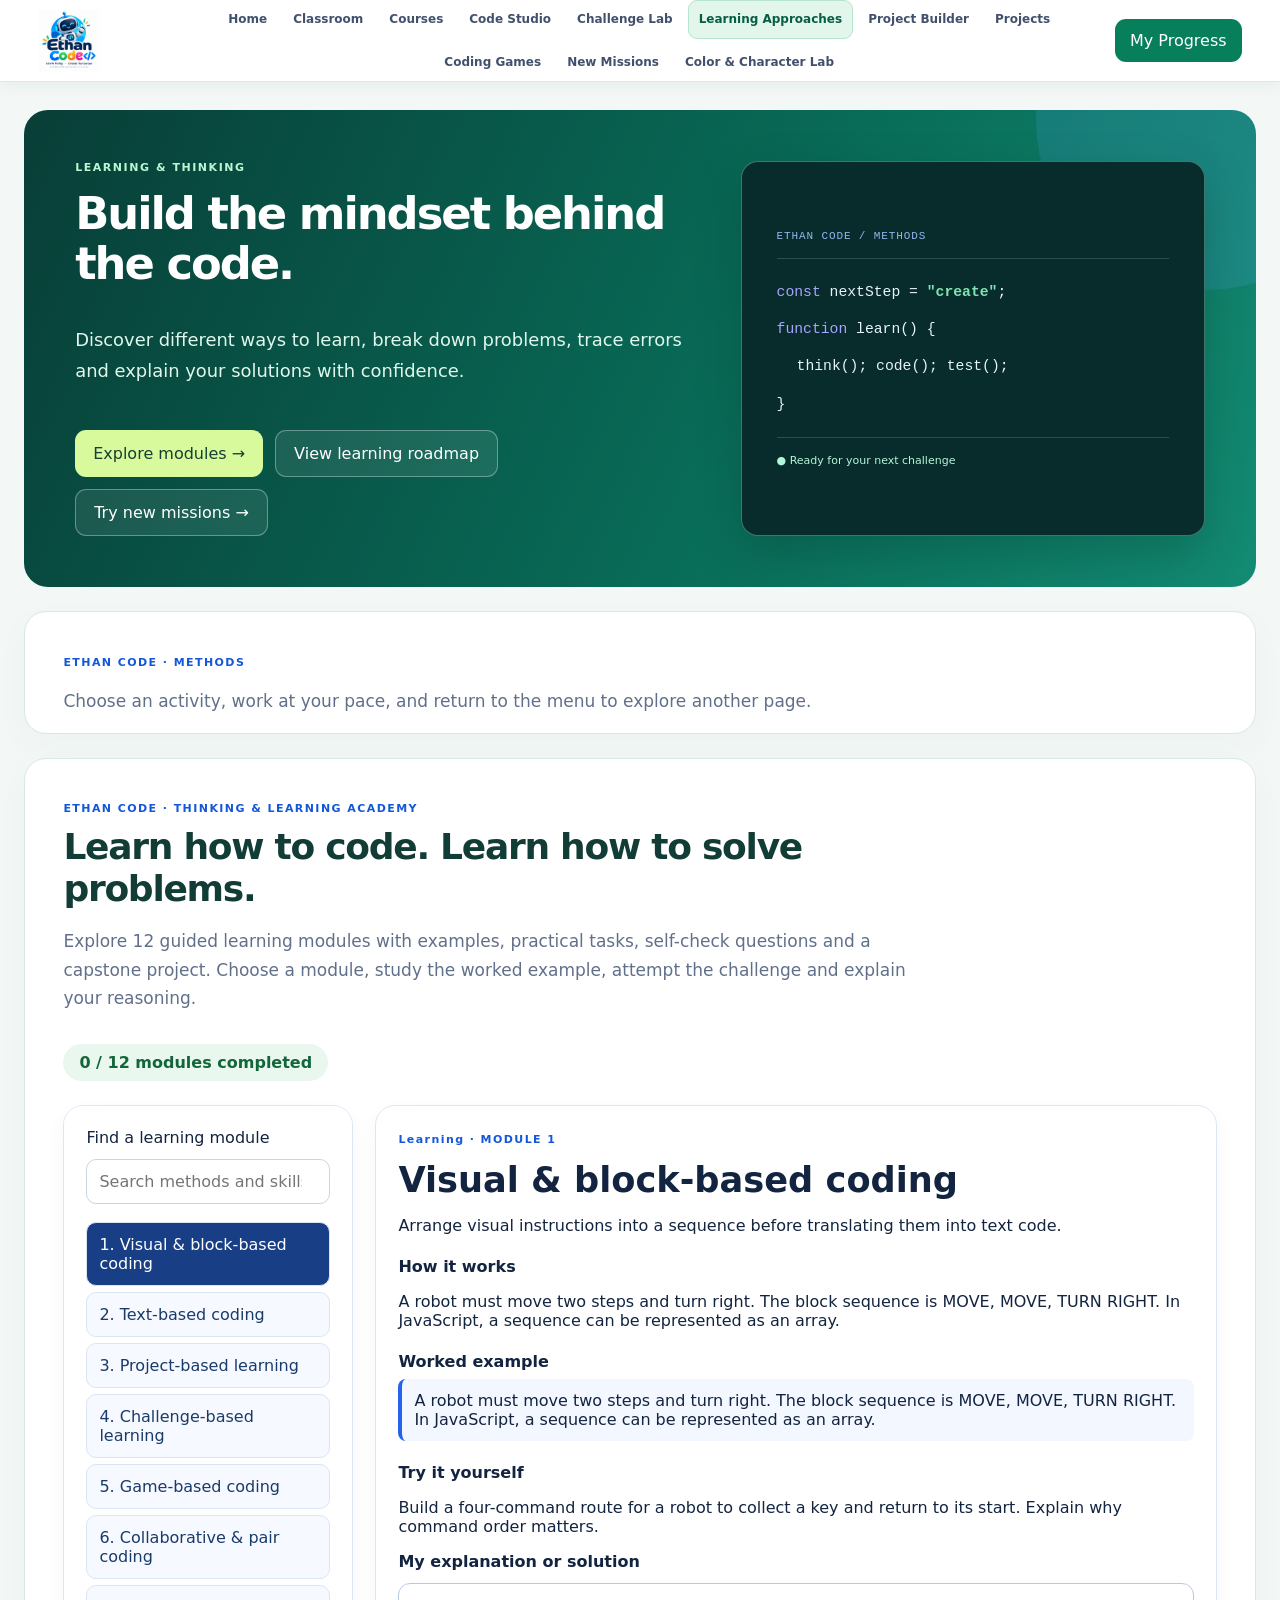
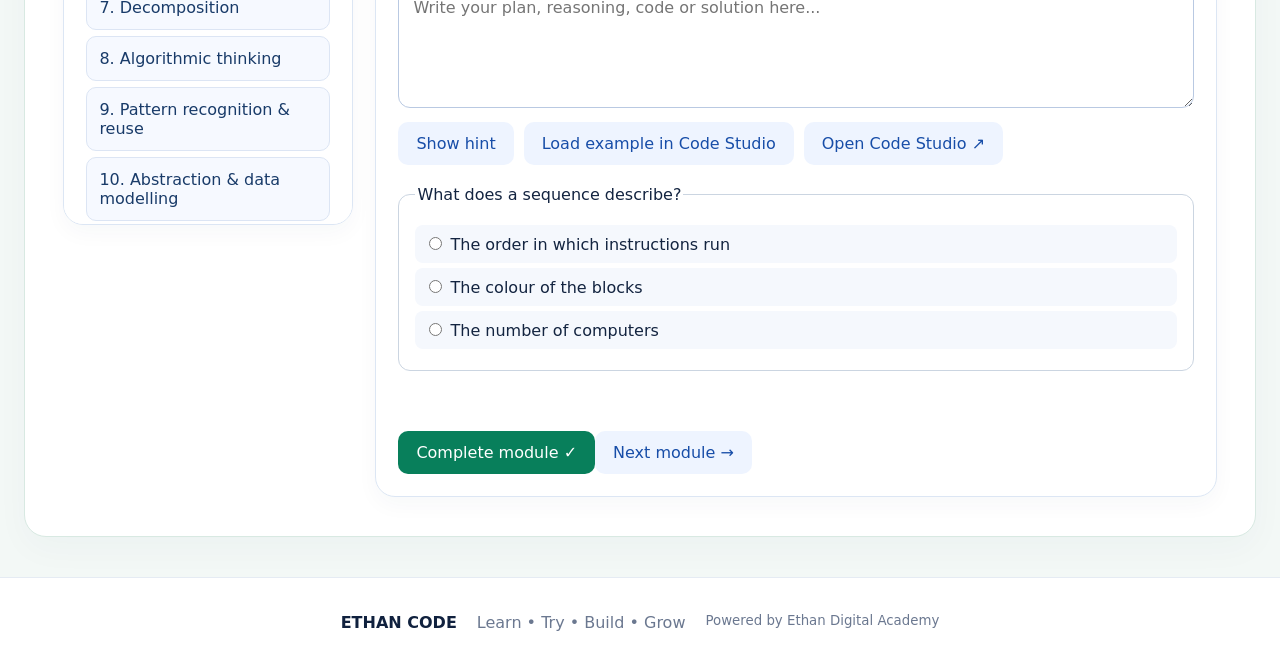
<file: methods.html>
<!doctype html>
<html lang="en">
<head>
<meta charset="utf-8"><meta name="viewport" content="width=device-width,initial-scale=1">
<title>Methods | Ethan Code</title><meta name="description" content="Learn HTML, CSS and JavaScript with Ethan Code. Build real projects, solve progressive coding challenges and test your work in a live coding studio."><link rel="stylesheet" href="assets/style.css"><link rel="stylesheet" href="assets/upgrade.css">
<style>main > :is(.hero,#pathfinder,#classroom,#courses,#lesson,#adventure,#puzzles,#creative,#codeStudio,#challengeLab,#projectBuilder,#projects){display:none!important} body{min-height:100vh} main{min-height:65vh} nav a[aria-current="page"]{color:#2563eb;text-decoration:underline;text-underline-offset:7px}</style><meta name="theme-color" content="#101c39"><link rel="icon" type="image/png" href="assets/ethan-code-logo.png"></head>
<body class="academy-page page-methods">
<a class="skip-link" href="#mainContent">Skip to main content</a>
<header class="top">
 <a class="brand" href="index.html" aria-label="Ethan Code home"><img class="official-logo" src="assets/ethan-code-logo.png" alt="Ethan Code"></a>
 <button class="menubtn" id="menuBtn" type="button" aria-label="Open navigation" aria-controls="mainNav" aria-expanded="false">☰</button><nav id="mainNav" aria-label="Main navigation"><a href="index.html">Home</a><a href="classroom.html">Classroom</a><a href="courses.html">Courses</a><a href="studio.html">Code Studio</a><a href="challenges.html">Challenge Lab</a><a href="methods.html" aria-current="page">Learning Approaches</a><a href="builder.html">Project Builder</a><a href="projects.html">Projects</a><a href="adventure.html">Coding Games</a><a href="missions.html">New Missions</a><a href="colors.html">Color & Character Lab</a></nav>
 <button class="pill" id="progressBtn">My Progress</button>
</header>

<main id="mainContent">
<section class="page-intro" aria-labelledby="pageTitle"><div class="page-intro-copy"><span class="page-eyebrow">LEARNING &amp; THINKING</span><h1 id="pageTitle">Build the mindset behind the code.</h1><p>Discover different ways to learn, break down problems, trace errors and explain your solutions with confidence.</p><div class="page-intro-actions"><a class="primary" href="#learningMethods">Explore modules →</a><a class="secondary" href="index.html">View learning roadmap</a><a class="secondary" href="missions.html">Try new missions →</a></div></div><div class="page-intro-art" aria-hidden="true"><span class="art-top">ETHAN CODE / METHODS</span><span class="art-line"><i>const</i> nextStep = <b>"create"</b>;</span><span class="art-line"><i>function</i> learn() {</span><span class="art-line art-indent">think(); code(); test();</span><span class="art-line">}</span><span class="art-status">● Ready for your next challenge</span></div></section>

<div class="section" style="padding-bottom:0"><span class="tag">ETHAN CODE · METHODS</span><p class="lead">Choose an activity, work at your pace, and return to the menu to explore another page.</p></div>
<section class="hero"><div class="hero-glow" aria-hidden="true"></div>
 <div><span class="tag">ETHAN CODE · LEARN / THINK / BUILD</span><h1>Turn big ideas into <em>real working code.</em></h1>
 <p>You do not need to be a programmer already. Explore coding from your first webpage to interactive games, debugging and real-world problem solving. Learn the idea, write the code, test your work and tackle the next challenge.</p>
 <div class="heroactions"><button class="primary" id="startBtn">Start My First Lesson</button><button class="secondary" id="continueBtn">Continue Learning</button><a class="secondary" href="studio.html">Open Code Studio →</a><a class="secondary" href="courses.html">See My Courses</a></div>
 <div class="promise"><span>✓ Simple explanations</span><span>✓ Guided practice</span><span>✓ Quick quizzes</span><span>✓ Fun projects</span><span>✓ 12 auto-checked coding challenges</span></div></div>
 <div class="hero-card hero-terminal"><div class="terminal-top"><span class="terminal-dots">● ● ●</span><span>ethan-code / first-project.html</span></div><div class="terminal-code"><span class="code-purple">&lt;h1&gt;</span>Hello, creator!<span class="code-purple">&lt;/h1&gt;</span><br><span class="code-blue">&lt;button&gt;</span>Launch my idea 🚀<span class="code-blue">&lt;/button&gt;</span><br><span class="code-green">// think → code → test → improve</span></div><div class="terminal-preview"><span>LIVE PREVIEW</span><h3>Hello, creator! 👋</h3><p>Your next big idea starts here.</p><button class="primary" id="missionBtn">Build my first page →</button></div></div>
</section>


<section class="section pathfinder" id="pathfinder">
 <span class="tag">CHOOSE MY PATH</span><h2>Start at the level that feels right</h2>
 <p class="lead">Ethan Code can begin with pictures and simple instructions, then gradually move toward real written code.</p>
 <div class="pathcards">
  <button data-path="junior"><b>AGES 6–8</b><strong>Junior Explorer</strong><span>Pictures • sequences • patterns • simple puzzles</span></button>
  <button data-path="creator"><b>AGES 9–12</b><strong>Creative Coder</strong><span>Blocks • games • stories • web basics</span></button>
  <button data-path="young"><b>AGES 13+</b><strong>Young Developer</strong><span>Web • JavaScript • Python concepts • projects</span></button>
 </div>
 <p class="pathnote" id="pathNote">You can change your learning path anytime.</p>
</section><section class="section" id="classroom">
 <div class="heading"><div><span class="tag">MY CLASSROOM</span><h2>What would you like to learn?</h2><p>Start with the easy lessons. New ideas become available as you grow.</p></div></div>
 <div class="levels">
  <article><span class="levelno">1</span><div><b>STARTER</b><h3>Meet Coding</h3><p>Understand websites, instructions and simple HTML.</p></div></article>
  <article><span class="levelno">2</span><div><b>EXPLORER</b><h3>Make It Look Good</h3><p>Learn colours, spacing and page layouts with CSS.</p></div></article>
  <article><span class="levelno">3</span><div><b>BUILDER</b><h3>Make It Work</h3><p>Use JavaScript and Python ideas to make things happen.</p></div></article>
  <article><span class="levelno">4</span><div><b>CREATOR</b><h3>Build Real Projects</h3><p>Plan, create, test and proudly present your own work.</p></div></article>
 </div>
</section>

<section class="section soft" id="courses">
 <span class="tag">LEARNING PATH</span><h2>Your coding courses</h2><p class="lead">Course names are simple first. The real technical words are introduced inside the lessons when you are ready.</p>
 <div class="coursegrid" id="courseGrid"></div>
</section>

<section class="section lesson hidden" id="lesson">
 <button class="back" id="closeLesson">← Back to courses</button>
 <div class="lessonhead"><span class="tag" id="lessonCourse"></span><span class="lessoncount" id="lessonCount"></span><h2 id="lessonTitle"></h2><p id="lessonIntro"></p></div>
 <div class="lessonsteps">
  <article><span class="step">1</span><div><h3>What are we learning?</h3><p id="learnWhat"></p></div></article>
  <article><span class="step">2</span><div><h3>Simple meaning</h3><p id="simpleMeaning"></p></div></article>
  <article><span class="step">3</span><div><h3>Think about it like this</h3><div class="story" id="everydayExample"></div></div></article>
  <article><span class="step">4</span><div><h3>Let me show you</h3><div class="showme" id="showMe"></div></div></article>
  <article><span class="step">5</span><div><h3>Try it with me</h3><p id="tryWithMe"></p><button class="practicebtn" id="openPractice">Open Code Studio</button></div></article>
  <article><span class="step">6</span><div><h3>Your turn</h3><p id="yourTurn"></p></div></article>
 </div>
 <div class="helpbar"><b>Need help?</b><button id="explainAgain">Explain it another way</button><button id="showHint">Give me a hint</button><p id="helpText"></p></div><div class="quickcheck"><span class="tag">QUICK QUESTION</span><h3 id="checkQuestion"></h3><div id="checkOptions"></div><p id="checkFeedback"></p></div>
 <div class="lessonend"><div><b>⭐ What did we learn?</b><p id="lessonSummary"></p></div><button class="primary" id="completeLesson">I Understand — Finish Lesson</button></div>
</section>


<section class="section adventure" id="adventure">
 <span class="tag">CODING ADVENTURES</span><h2>Learn by completing missions</h2>
 <p class="lead">Short missions turn coding ideas into something you can see and solve.</p>
 <div class="missiongrid" id="missionGrid"></div>
</section>

<section class="section soft" id="puzzles">
 <span class="tag">PUZZLE LAB</span><h2>Put the instructions in the right order</h2>
 <p class="lead">Coding is about giving clear instructions in the correct sequence. Move the cards until the character reaches the star.</p>
 <div class="puzzlebox">
  <div class="puzzleworld"><div class="gridworld" id="gridWorld"></div><p id="puzzleMessage">Goal: help Ethan Bot reach ⭐.</p></div>
  <div class="blocks"><h3>My instructions</h3><div id="blockList"></div><div class="puzzleactions"><button class="secondary" id="shufflePuzzle">New Puzzle</button><button class="primary" id="runPuzzle">Run Instructions</button></div><button class="hint" id="hintPuzzle">💡 Give me a hint</button><p id="hintText"></p></div>
 </div>
</section>

<section class="section" id="creative">
 <span class="tag">CREATIVE PLAYGROUND</span><h2>Choose what you want to make</h2>
 <div class="interestgrid">
  <article data-interest="story"><div>📖</div><h3>Interactive Story</h3><p>Make characters speak and choices change what happens.</p><button>Choose Story</button></article>
  <article data-interest="game"><div>🎮</div><h3>Mini Game</h3><p>Use events, scores and rules to build a simple challenge.</p><button>Choose Game</button></article>
  <article data-interest="art"><div>🎨</div><h3>Code Art</h3><p>Use shapes, colours and patterns to make digital art.</p><button>Choose Art</button></article>
  <article data-interest="web"><div>🌐</div><h3>My Website</h3><p>Create a webpage about a safe topic you enjoy.</p><button>Choose Website</button></article>
 </div>
 <div class="choicebox" id="choiceBox">Choose a project above and Ethan Code will suggest your next steps.</div>
</section>
<section class="section studio-section" id="codeStudio">
 <div class="studio-heading"><div><span class="tag">ETHAN CODE · LIVE CODE STUDIO</span><h2>Write code. Run it. Show my page.</h2><p class="lead">Create a complete webpage using HTML, CSS and JavaScript. Select a language, edit the example, and run your code. Your page appears immediately beneath the editor.</p></div><span class="studio-status" id="studioStatus" role="status" aria-live="polite">Ready to build</span></div>
 <div class="studio-shell"><div class="studio-toolbar"><div class="studio-tabs" role="tablist" aria-label="Code language"><button type="button" class="studio-tab active" data-studio-tab="html" aria-selected="true">HTML</button><button type="button" class="studio-tab" data-studio-tab="css" aria-selected="false">CSS</button><button type="button" class="studio-tab" data-studio-tab="js" aria-selected="false">JavaScript</button></div><span>Changes are saved on this device</span></div>
 <div class="studio-editors"><label class="studio-panel active" data-studio-panel="html" for="studioHtml">HTML · Page structure<textarea id="studioHtml" spellcheck="false" autocapitalize="off" autocomplete="off" autocorrect="off" aria-label="HTML code editor"><main class="welcome"><h1>My Ethan Code Page 🚀</h1><p>I built this page with HTML, CSS and JavaScript.</p><button id="helloButton">Click me!</button><p id="message">Try the button above.</p></main></textarea></label><label class="studio-panel" data-studio-panel="css" for="studioCss">CSS · Page design<textarea id="studioCss" spellcheck="false" autocapitalize="off" autocomplete="off" autocorrect="off" aria-label="CSS code editor">body { font-family: system-ui, sans-serif; background: #eef5ff; color: #172b52; padding: 32px; } .welcome { max-width: 650px; margin: auto; padding: 30px; background: white; border-radius: 22px; box-shadow: 0 12px 36px #142b5220; } button { background: #245de8; color: white; border: 0; border-radius: 12px; padding: 12px 20px; cursor: pointer; }</textarea></label><label class="studio-panel" data-studio-panel="js" for="studioJs">JavaScript · Page interactions<textarea id="studioJs" spellcheck="false" autocapitalize="off" autocomplete="off" autocorrect="off" aria-label="JavaScript code editor">document.getElementById('helloButton').addEventListener('click', function () { document.getElementById('message').textContent = 'Amazing! Your JavaScript works 🎉'; });</textarea></label></div>
 <div class="studio-actions"><button type="button" class="primary" id="studioRun">▶ Run Code</button><button type="button" class="secondary" id="studioShow">Show My Page ↓</button><button type="button" class="secondary" id="studioDownload">⬇ Download My Page (.html)</button><button type="button" class="secondary" id="studioReset">Reset Example</button></div>
 <div class="studio-output" id="studioOutput"><div class="studio-output-top"><div><strong>Show My Page</strong><small>Your live result appears below. Click buttons in your page to test them.</small></div><button type="button" class="secondary" id="studioRefresh">↻ Refresh page</button></div><iframe id="studioFrame" title="My HTML CSS and JavaScript page" sandbox="allow-scripts allow-modals" referrerpolicy="no-referrer"></iframe></div></div>
 <p class="studio-note">This studio runs HTML, CSS and browser JavaScript. Java is a different language and requires a separate Java runtime; it cannot run in this webpage editor. Downloaded pages can be opened in your browser.</p>
</section>
<section class="section challenge-section" id="challengeLab"><div class="challenge-intro"><div><span class="tag">NEW · HANDS-ON CODING STUDIO</span><h2>Challenge Lab: think harder, build smarter.</h2><p class="lead">Twelve progressive coding tasks across HTML, CSS and JavaScript. Write real code, run a live preview, then check your solution against clear requirements. Unlock the next task as you progress—or explore any task at your own pace.</p></div><div class="challenge-stats"><strong id="challengeDone">0 / 12</strong><span>challenges completed on this device</span></div></div><div class="challenge-layout"><aside class="challenge-sidebar"><label for="challengeFilter">Find a challenge</label><input id="challengeFilter" type="search" placeholder="Search tasks, skills, levels…"><div class="challenge-list" id="challengeList"></div></aside><div class="challenge-workspace"><div class="challenge-header"><span class="tag" id="challengeLevel">LEVEL 1</span><span id="challengeSkill">HTML</span></div><h3 id="challengeTitle">Select a challenge</h3><p id="challengeDescription"></p><div class="challenge-requirements"><b>Acceptance criteria</b><ul id="challengeCriteria"></ul></div><details class="challenge-hint"><summary>Need a clue? Open a hint</summary><p id="challengeHint"></p></details><div class="challenge-editor-header"><b>YOUR CODE</b><span id="challengeLanguage">HTML</span></div><textarea id="challengeCode" spellcheck="false" aria-label="Challenge code editor"></textarea><div class="challenge-actions"><button class="secondary" id="challengeReset">Reset starter</button><button class="secondary" id="challengeRun">Run preview</button><button class="primary" id="challengeCheck">Check my solution ✓</button></div><div class="challenge-feedback" id="challengeFeedback" role="status" aria-live="polite">Write your solution, then run or check it.</div><iframe id="challengePreview" title="Challenge preview" sandbox="allow-scripts"></iframe></div></div></section>
<section class="section" id="learningMethods"><div class="methods-head"><span class="tag">ETHAN CODE · THINKING & LEARNING ACADEMY</span><h2>Learn how to code. Learn how to solve problems.</h2><p class="lead">Explore 12 guided learning modules with examples, practical tasks, self-check questions and a capstone project. Choose a module, study the worked example, attempt the challenge and explain your reasoning.</p><div class="methods-progress" id="methodsProgress" aria-live="polite">0 / 12 modules completed</div></div><div class="methods-layout"><aside class="methods-menu"><label for="methodsSearch">Find a learning module</label><input id="methodsSearch" type="search" placeholder="Search methods and skills"><div id="methodsList"></div></aside><article class="methods-lesson" id="methodsLesson"><span class="tag" id="methodsType">LEARNING METHOD</span><h3 id="methodsTitle">Choose a module</h3><p id="methodsIntro"></p><h4>How it works</h4><p id="methodsExplain"></p><h4>Worked example</h4><div id="methodsExample"></div><h4>Try it yourself</h4><p id="methodsTask"></p><label for="methodsAnswer"><strong>My explanation or solution</strong></label><textarea id="methodsAnswer" rows="5" placeholder="Write your plan, reasoning, code or solution here..."></textarea><div class="methods-actions"><button class="secondary" id="methodsHint" type="button">Show hint</button><button class="secondary" id="methodsExampleBtn" type="button">Load example in Code Studio</button><a class="secondary" href="studio.html">Open Code Studio ↗</a></div><p id="methodsHintText" hidden></p><fieldset class="methods-quiz"><legend id="methodsQuestion">Knowledge check</legend><div id="methodsOptions"></div></fieldset><p id="methodsFeedback" role="status" aria-live="polite"></p><button class="primary" id="methodsComplete" type="button" disabled>Complete module ✓</button><button class="secondary" id="methodsNext" type="button">Next module →</button></article></div></section>
<section class="section" id="projectBuilder"><span class="tag">ETHAN CODE · PROJECT BUILDER</span><h2>From first idea to published website</h2><p class="lead">Create a project, save versions, test your page, download all three source files, and publish your finished work.</p><div class="builder-grid"><div class="builder-panel"><label for="projectName">Project name</label><input id="projectName" maxlength="70" placeholder="My science club website"><label for="projectDescription">What will your project do?</label><textarea id="projectDescription" rows="3" placeholder="Describe your goal and who will use it"></textarea><div class="builder-buttons"><button id="projectSave" class="primary" type="button">Save project version</button><button id="projectNew" class="secondary" type="button">New project</button><button id="projectZip" class="secondary" type="button">Download complete project ZIP</button></div><p id="projectMessage" role="status" aria-live="polite"></p><h3>My saved projects</h3><div id="projectList"></div></div><div class="builder-panel"><h3>My publishing journey</h3><p>Complete each stage and record your progress. Publish only work you are comfortable sharing publicly.</p><div id="publishSteps"></div></div></div></section>
<section class="section soft" id="projects">
 <span class="tag">MY PROJECTS</span><h2>Make something you can be proud of</h2><div class="projectgrid">
 <article><div>🌟</div><h3>All About Me Page</h3><p>Create a friendly webpage about an imaginary character, hobby or school club.</p><span>Starter Project</span></article>
 <article><div>🎨</div><h3>Colourful Learning Card</h3><p>Use CSS to turn plain information into a neat learning card.</p><span>Explorer Project</span></article>
 <article><div>🔢</div><h3>Study Counter</h3><p>Make buttons change a number and learn how a webpage can react.</p><span>Builder Project</span></article>
 <article><div>🏆</div><h3>My Big Project</h3><p>Choose a useful idea, plan it, build it in small steps, test it and explain what you learned.</p><span>Creator Project</span></article>
 </div>
</section>
</main>

<div class="modal hidden" id="progressModal"><div class="modalbox"><button class="x" id="closeProgress">×</button><span class="tag">MY PROGRESS</span><h2>Look how far you have come!</h2><div class="stars" id="starCount">⭐ 0 learning stars</div><div class="progressline"><i id="progressBar"></i></div><p id="progressText"></p><div id="badges" class="badges"></div><div class="progressactions"><button class="secondary" id="continueProgress">Continue Learning</button><button class="danger-lite" id="resetProgress">Reset My Progress</button></div></div></div>
<footer><b>ETHAN CODE</b><span>Learn • Try • Build • Grow</span><small>Powered by Ethan Digital Academy</small></footer>
<script src="assets/project-builder.js" defer></script><script src="assets/methods.js" defer></script><script src="assets/app.js"></script><script src="assets/studio.js"></script><script src="assets/challenges.js"></script><script>window.ETHAN_PAGE=location.pathname.split('/').pop()||'index.html';document.addEventListener('click',function(e){const t=e.target.closest('#startBtn,#continueBtn,#missionBtn,#openPractice,#methodsExampleBtn,#methodsNext,#continueProgress');if(!t)return;const target={'startBtn':'courses.html?start=1','continueBtn':'courses.html?continue=1','missionBtn':'studio.html','openPractice':'studio.html','methodsExampleBtn':'studio.html','continueProgress':'courses.html?continue=1'}[t.id];if(target&&((t.id!=='openPractice'&&t.id!=='methodsExampleBtn')||window.ETHAN_PAGE!=='studio.html')){if(t.id==='methodsExampleBtn'){const ids=['studioHtml','studioCss','studioJs'];const draft=ids.map(id=>document.getElementById(id)?.value||'');localStorage.setItem('ethan-studio-transfer',JSON.stringify(draft));}e.stopImmediatePropagation();e.preventDefault();location.href=target;}},true);</script><script>document.querySelectorAll("#mainNav a").forEach(a=>{if(a.getAttribute("href")==="methods.html")a.setAttribute("aria-current","page")});</script></body></html>
</file>
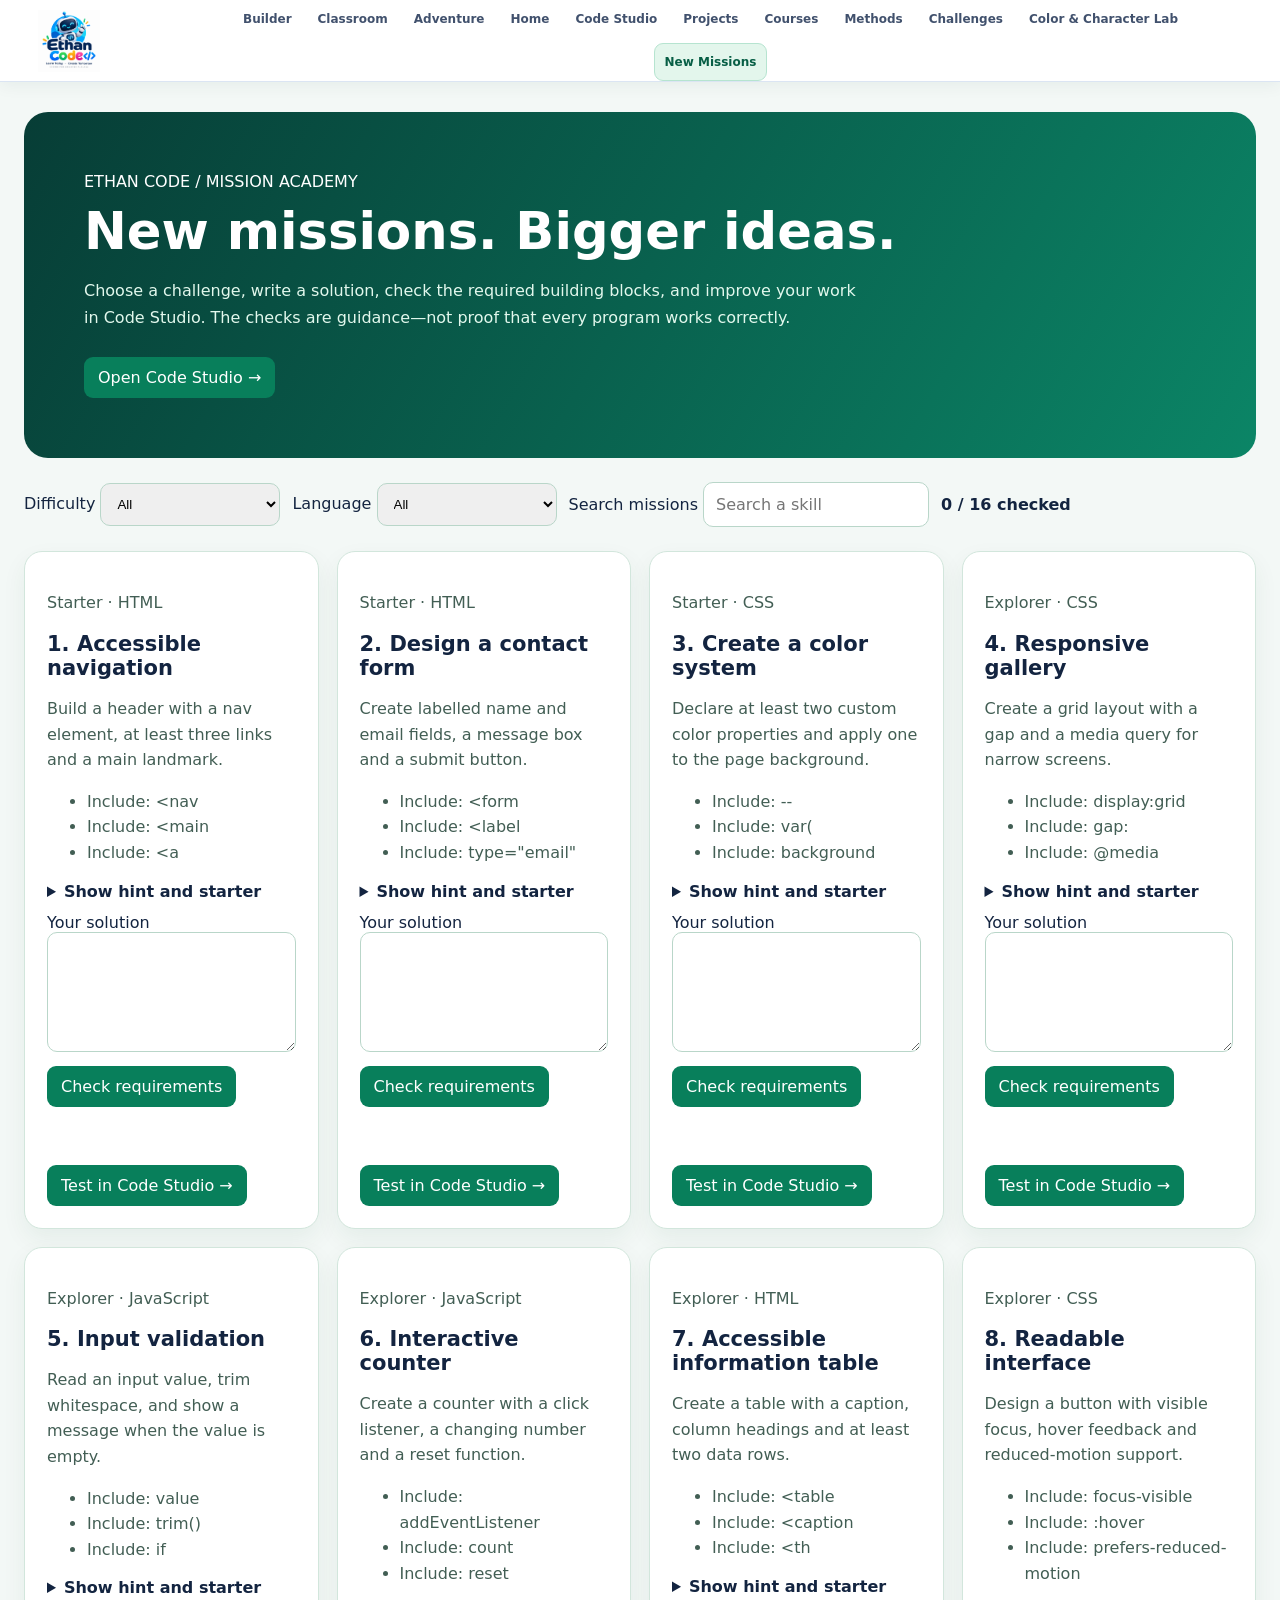
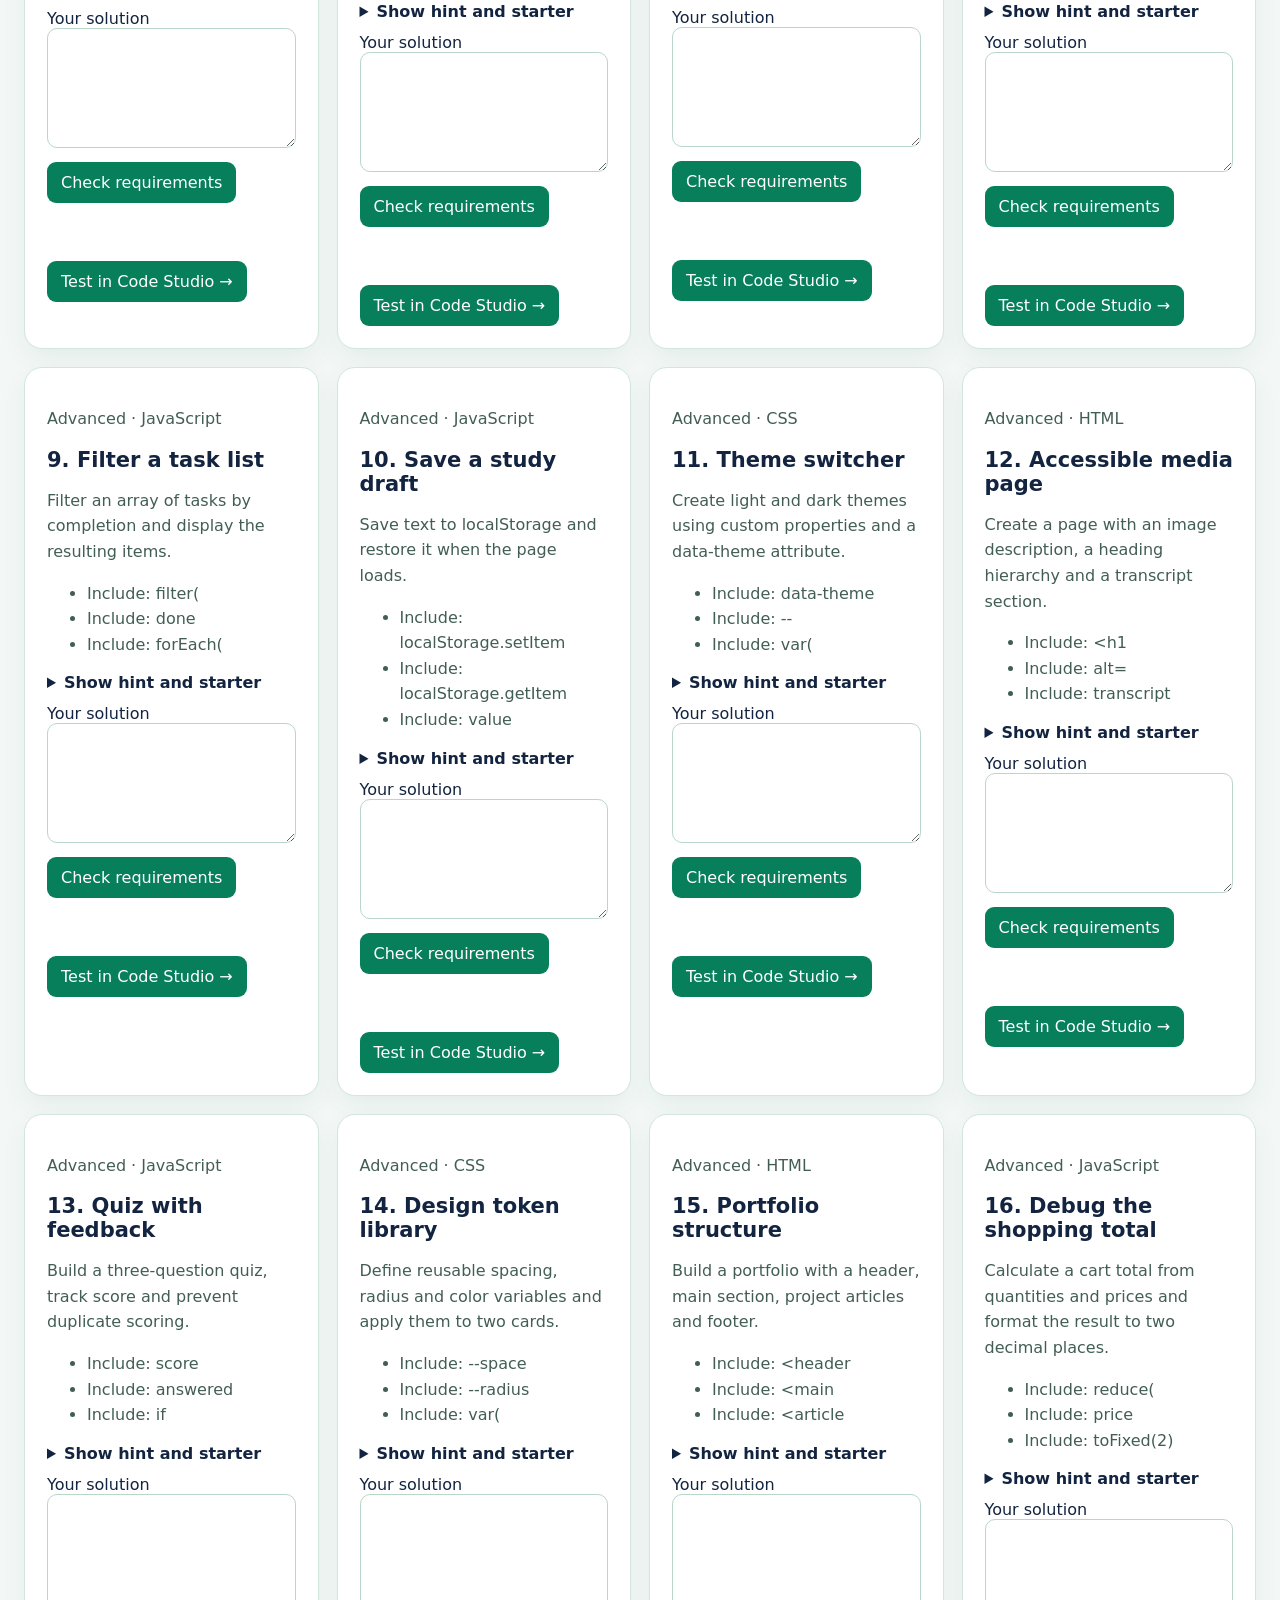
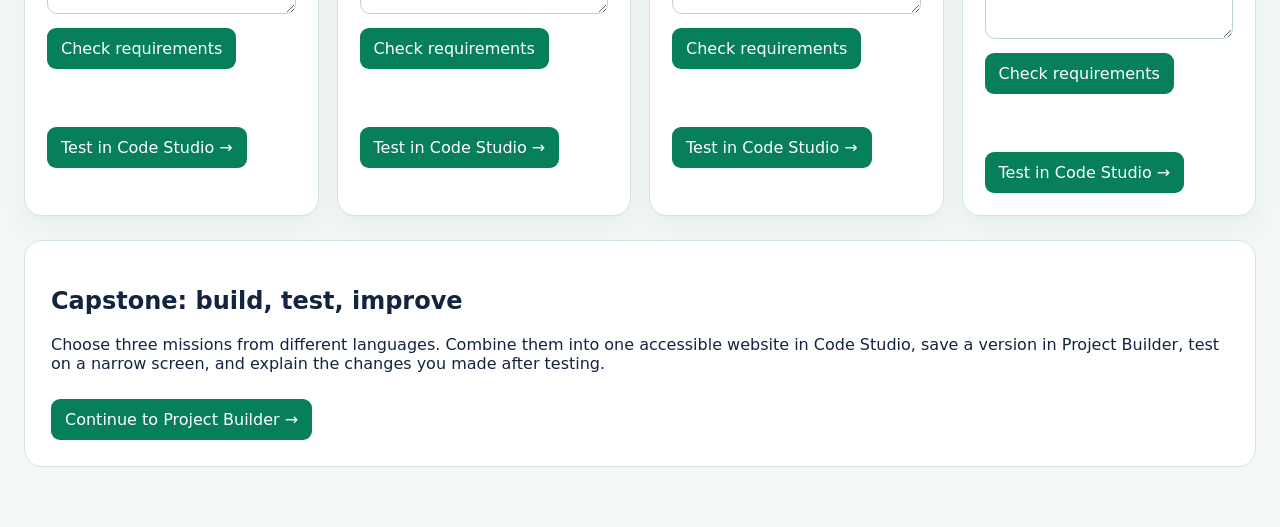
<file: missions.html>
<!doctype html><html lang="en"><head><meta charset="utf-8"><meta name="viewport" content="width=device-width,initial-scale=1"><title>New Missions | Ethan Code</title><meta name="description" content="Solve progressive HTML, CSS and JavaScript missions at Ethan Code."><link rel="icon" href="assets/ethan-code-logo.png"><link rel="stylesheet" href="assets/style.css"><link rel="stylesheet" href="assets/upgrade.css"></head><body class="academy-page"><a class="skip-link" href="#mainContent">Skip to main content</a><header class="top"><a class="brand" href="index.html"><img class="official-logo" src="assets/ethan-code-logo.png" alt="Ethan Code home"></a><button class="menubtn" id="menuBtn" type="button" aria-expanded="false" aria-controls="mainNav">☰</button><nav id="mainNav" aria-label="Main navigation"><a href="builder.html">Builder</a><a href="classroom.html">Classroom</a><a href="adventure.html">Adventure</a><a href="index.html">Home</a><a href="studio.html">Code Studio</a><a href="projects.html">Projects</a><a href="courses.html">Courses</a><a href="methods.html">Methods</a><a href="challenges.html">Challenges</a><a href="colors.html">Color & Character Lab</a><a href="missions.html" aria-current="page">New Missions</a></nav></header><main id="mainContent" class="mission-wrap"><section class="mission-intro"><span>ETHAN CODE / MISSION ACADEMY</span><h1>New missions. Bigger ideas.</h1><p>Choose a challenge, write a solution, check the required building blocks, and improve your work in Code Studio. The checks are guidance—not proof that every program works correctly.</p><a class="mission-link" href="studio.html">Open Code Studio →</a></section><div class="mission-controls"><label for="level">Difficulty <select id="level"><option>All</option><option>Starter</option><option>Explorer</option><option>Advanced</option></select></label><label for="language">Language <select id="language"><option>All</option><option>HTML</option><option>CSS</option><option>JavaScript</option></select></label><label for="search">Search missions <input id="search" type="search" placeholder="Search a skill"></label><strong id="progress" aria-live="polite"></strong></div><div id="missionCards" class="mission-cards"></div><section class="mission-footer"><h2>Capstone: build, test, improve</h2><p>Choose three missions from different languages. Combine them into one accessible website in Code Studio, save a version in Project Builder, test on a narrow screen, and explain the changes you made after testing.</p><a class="mission-link" href="builder.html">Continue to Project Builder →</a></section></main><script src="assets/missions.js" defer></script></body></html>
</file>
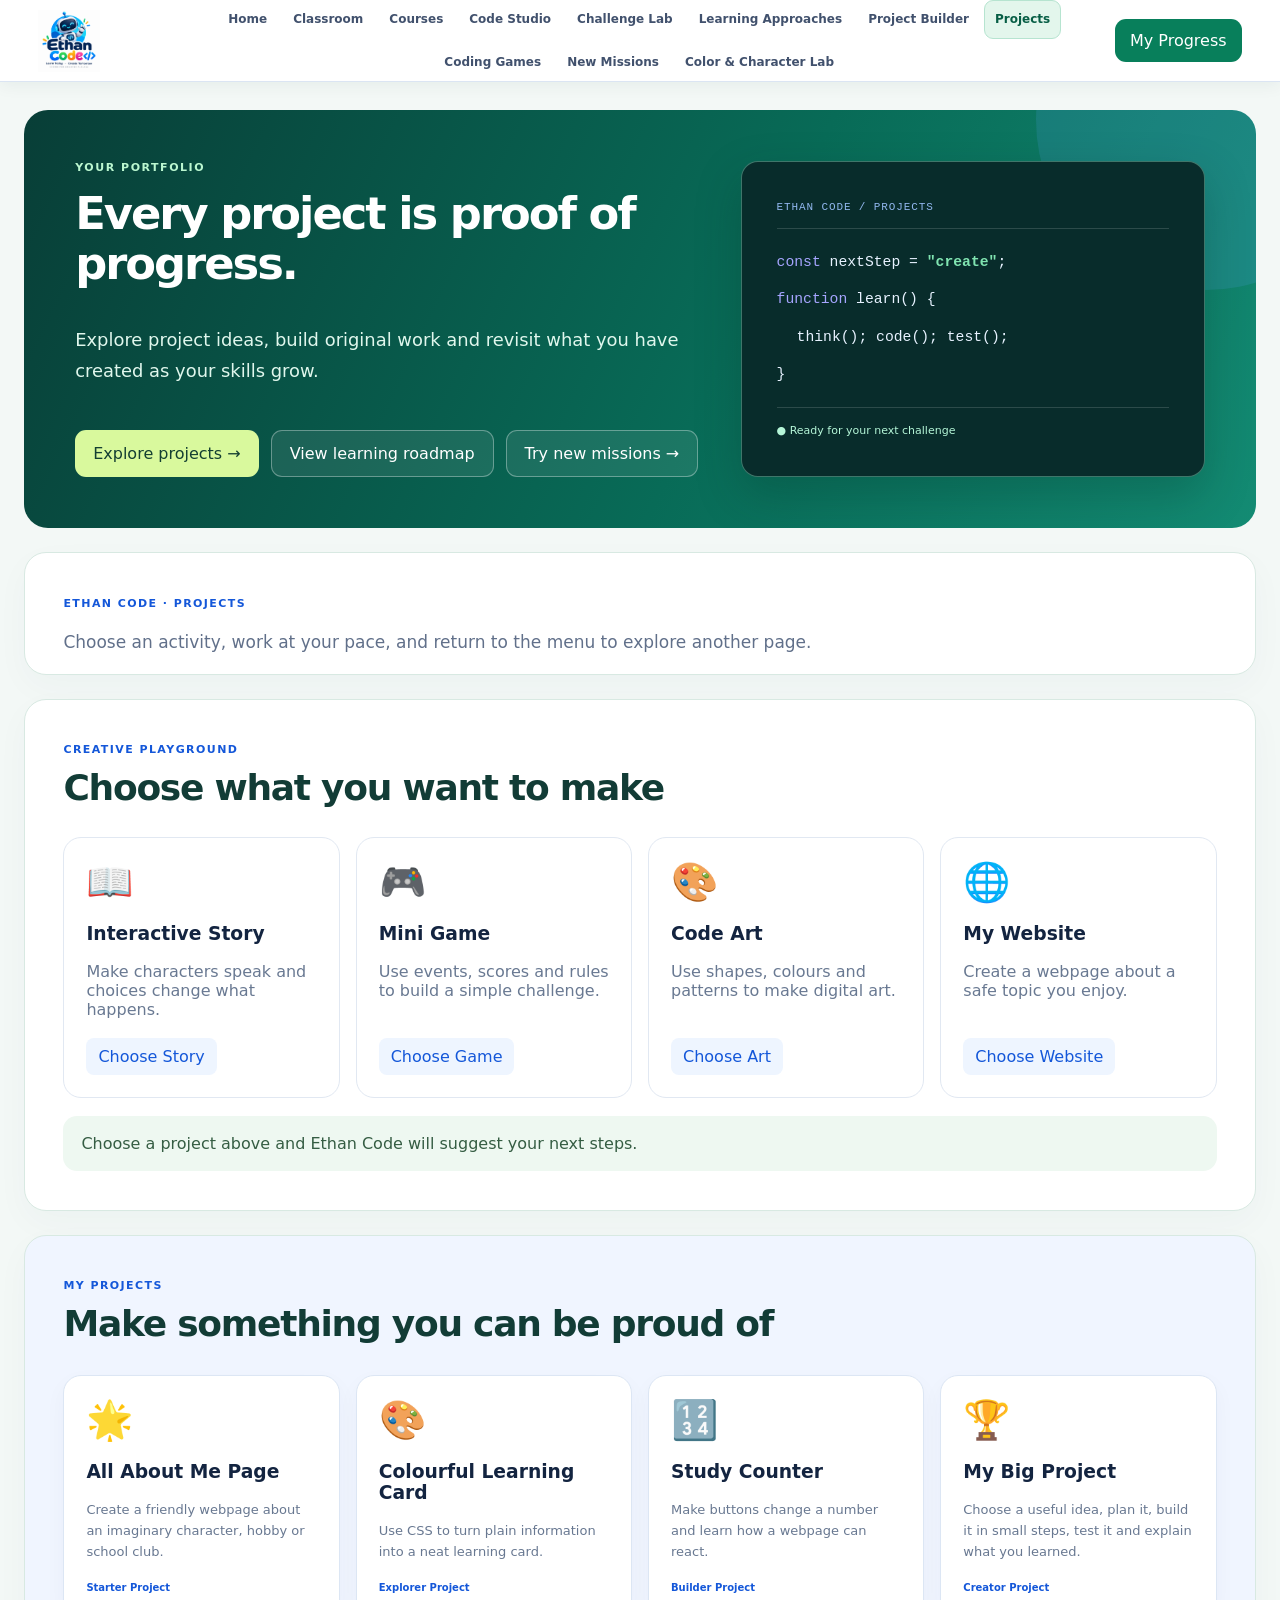
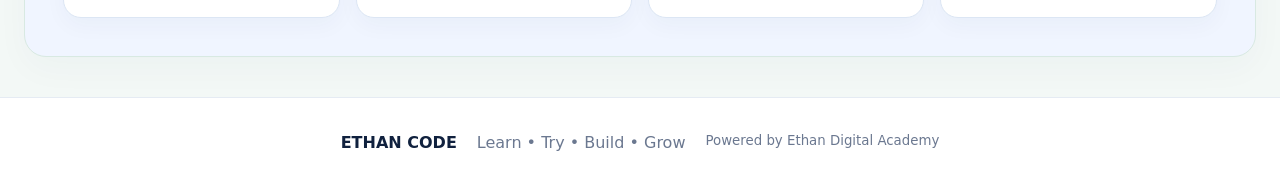
<file: projects.html>
<!doctype html>
<html lang="en">
<head>
<meta charset="utf-8"><meta name="viewport" content="width=device-width,initial-scale=1">
<title>Projects | Ethan Code</title><meta name="description" content="Learn HTML, CSS and JavaScript with Ethan Code. Build real projects, solve progressive coding challenges and test your work in a live coding studio."><link rel="stylesheet" href="assets/style.css"><link rel="stylesheet" href="assets/upgrade.css">
<style>main > :is(.hero,#pathfinder,#classroom,#courses,#lesson,#adventure,#puzzles,#codeStudio,#challengeLab,#learningMethods,#projectBuilder){display:none!important} body{min-height:100vh} main{min-height:65vh} nav a[aria-current="page"]{color:#2563eb;text-decoration:underline;text-underline-offset:7px}</style><meta name="theme-color" content="#101c39"><link rel="icon" type="image/png" href="assets/ethan-code-logo.png"></head>
<body class="academy-page page-projects">
<a class="skip-link" href="#mainContent">Skip to main content</a>
<header class="top">
 <a class="brand" href="index.html" aria-label="Ethan Code home"><img class="official-logo" src="assets/ethan-code-logo.png" alt="Ethan Code"></a>
 <button class="menubtn" id="menuBtn" type="button" aria-label="Open navigation" aria-controls="mainNav" aria-expanded="false">☰</button><nav id="mainNav" aria-label="Main navigation"><a href="index.html">Home</a><a href="classroom.html">Classroom</a><a href="courses.html">Courses</a><a href="studio.html">Code Studio</a><a href="challenges.html">Challenge Lab</a><a href="methods.html">Learning Approaches</a><a href="builder.html">Project Builder</a><a href="projects.html" aria-current="page">Projects</a><a href="adventure.html">Coding Games</a><a href="missions.html">New Missions</a><a href="colors.html">Color & Character Lab</a></nav>
 <button class="pill" id="progressBtn">My Progress</button>
</header>

<main id="mainContent">
<section class="page-intro" aria-labelledby="pageTitle"><div class="page-intro-copy"><span class="page-eyebrow">YOUR PORTFOLIO</span><h1 id="pageTitle">Every project is proof of progress.</h1><p>Explore project ideas, build original work and revisit what you have created as your skills grow.</p><div class="page-intro-actions"><a class="primary" href="#projects">Explore projects →</a><a class="secondary" href="index.html">View learning roadmap</a><a class="secondary" href="missions.html">Try new missions →</a></div></div><div class="page-intro-art" aria-hidden="true"><span class="art-top">ETHAN CODE / PROJECTS</span><span class="art-line"><i>const</i> nextStep = <b>"create"</b>;</span><span class="art-line"><i>function</i> learn() {</span><span class="art-line art-indent">think(); code(); test();</span><span class="art-line">}</span><span class="art-status">● Ready for your next challenge</span></div></section>

<div class="section" style="padding-bottom:0"><span class="tag">ETHAN CODE · PROJECTS</span><p class="lead">Choose an activity, work at your pace, and return to the menu to explore another page.</p></div>
<section class="hero"><div class="hero-glow" aria-hidden="true"></div>
 <div><span class="tag">ETHAN CODE · LEARN / THINK / BUILD</span><h1>Turn big ideas into <em>real working code.</em></h1>
 <p>You do not need to be a programmer already. Explore coding from your first webpage to interactive games, debugging and real-world problem solving. Learn the idea, write the code, test your work and tackle the next challenge.</p>
 <div class="heroactions"><button class="primary" id="startBtn">Start My First Lesson</button><button class="secondary" id="continueBtn">Continue Learning</button><a class="secondary" href="studio.html">Open Code Studio →</a><a class="secondary" href="courses.html">See My Courses</a></div>
 <div class="promise"><span>✓ Simple explanations</span><span>✓ Guided practice</span><span>✓ Quick quizzes</span><span>✓ Fun projects</span><span>✓ 12 auto-checked coding challenges</span></div></div>
 <div class="hero-card hero-terminal"><div class="terminal-top"><span class="terminal-dots">● ● ●</span><span>ethan-code / first-project.html</span></div><div class="terminal-code"><span class="code-purple">&lt;h1&gt;</span>Hello, creator!<span class="code-purple">&lt;/h1&gt;</span><br><span class="code-blue">&lt;button&gt;</span>Launch my idea 🚀<span class="code-blue">&lt;/button&gt;</span><br><span class="code-green">// think → code → test → improve</span></div><div class="terminal-preview"><span>LIVE PREVIEW</span><h3>Hello, creator! 👋</h3><p>Your next big idea starts here.</p><button class="primary" id="missionBtn">Build my first page →</button></div></div>
</section>


<section class="section pathfinder" id="pathfinder">
 <span class="tag">CHOOSE MY PATH</span><h2>Start at the level that feels right</h2>
 <p class="lead">Ethan Code can begin with pictures and simple instructions, then gradually move toward real written code.</p>
 <div class="pathcards">
  <button data-path="junior"><b>AGES 6–8</b><strong>Junior Explorer</strong><span>Pictures • sequences • patterns • simple puzzles</span></button>
  <button data-path="creator"><b>AGES 9–12</b><strong>Creative Coder</strong><span>Blocks • games • stories • web basics</span></button>
  <button data-path="young"><b>AGES 13+</b><strong>Young Developer</strong><span>Web • JavaScript • Python concepts • projects</span></button>
 </div>
 <p class="pathnote" id="pathNote">You can change your learning path anytime.</p>
</section><section class="section" id="classroom">
 <div class="heading"><div><span class="tag">MY CLASSROOM</span><h2>What would you like to learn?</h2><p>Start with the easy lessons. New ideas become available as you grow.</p></div></div>
 <div class="levels">
  <article><span class="levelno">1</span><div><b>STARTER</b><h3>Meet Coding</h3><p>Understand websites, instructions and simple HTML.</p></div></article>
  <article><span class="levelno">2</span><div><b>EXPLORER</b><h3>Make It Look Good</h3><p>Learn colours, spacing and page layouts with CSS.</p></div></article>
  <article><span class="levelno">3</span><div><b>BUILDER</b><h3>Make It Work</h3><p>Use JavaScript and Python ideas to make things happen.</p></div></article>
  <article><span class="levelno">4</span><div><b>CREATOR</b><h3>Build Real Projects</h3><p>Plan, create, test and proudly present your own work.</p></div></article>
 </div>
</section>

<section class="section soft" id="courses">
 <span class="tag">LEARNING PATH</span><h2>Your coding courses</h2><p class="lead">Course names are simple first. The real technical words are introduced inside the lessons when you are ready.</p>
 <div class="coursegrid" id="courseGrid"></div>
</section>

<section class="section lesson hidden" id="lesson">
 <button class="back" id="closeLesson">← Back to courses</button>
 <div class="lessonhead"><span class="tag" id="lessonCourse"></span><span class="lessoncount" id="lessonCount"></span><h2 id="lessonTitle"></h2><p id="lessonIntro"></p></div>
 <div class="lessonsteps">
  <article><span class="step">1</span><div><h3>What are we learning?</h3><p id="learnWhat"></p></div></article>
  <article><span class="step">2</span><div><h3>Simple meaning</h3><p id="simpleMeaning"></p></div></article>
  <article><span class="step">3</span><div><h3>Think about it like this</h3><div class="story" id="everydayExample"></div></div></article>
  <article><span class="step">4</span><div><h3>Let me show you</h3><div class="showme" id="showMe"></div></div></article>
  <article><span class="step">5</span><div><h3>Try it with me</h3><p id="tryWithMe"></p><button class="practicebtn" id="openPractice">Open Code Studio</button></div></article>
  <article><span class="step">6</span><div><h3>Your turn</h3><p id="yourTurn"></p></div></article>
 </div>
 <div class="helpbar"><b>Need help?</b><button id="explainAgain">Explain it another way</button><button id="showHint">Give me a hint</button><p id="helpText"></p></div><div class="quickcheck"><span class="tag">QUICK QUESTION</span><h3 id="checkQuestion"></h3><div id="checkOptions"></div><p id="checkFeedback"></p></div>
 <div class="lessonend"><div><b>⭐ What did we learn?</b><p id="lessonSummary"></p></div><button class="primary" id="completeLesson">I Understand — Finish Lesson</button></div>
</section>


<section class="section adventure" id="adventure">
 <span class="tag">CODING ADVENTURES</span><h2>Learn by completing missions</h2>
 <p class="lead">Short missions turn coding ideas into something you can see and solve.</p>
 <div class="missiongrid" id="missionGrid"></div>
</section>

<section class="section soft" id="puzzles">
 <span class="tag">PUZZLE LAB</span><h2>Put the instructions in the right order</h2>
 <p class="lead">Coding is about giving clear instructions in the correct sequence. Move the cards until the character reaches the star.</p>
 <div class="puzzlebox">
  <div class="puzzleworld"><div class="gridworld" id="gridWorld"></div><p id="puzzleMessage">Goal: help Ethan Bot reach ⭐.</p></div>
  <div class="blocks"><h3>My instructions</h3><div id="blockList"></div><div class="puzzleactions"><button class="secondary" id="shufflePuzzle">New Puzzle</button><button class="primary" id="runPuzzle">Run Instructions</button></div><button class="hint" id="hintPuzzle">💡 Give me a hint</button><p id="hintText"></p></div>
 </div>
</section>

<section class="section" id="creative">
 <span class="tag">CREATIVE PLAYGROUND</span><h2>Choose what you want to make</h2>
 <div class="interestgrid">
  <article data-interest="story"><div>📖</div><h3>Interactive Story</h3><p>Make characters speak and choices change what happens.</p><button>Choose Story</button></article>
  <article data-interest="game"><div>🎮</div><h3>Mini Game</h3><p>Use events, scores and rules to build a simple challenge.</p><button>Choose Game</button></article>
  <article data-interest="art"><div>🎨</div><h3>Code Art</h3><p>Use shapes, colours and patterns to make digital art.</p><button>Choose Art</button></article>
  <article data-interest="web"><div>🌐</div><h3>My Website</h3><p>Create a webpage about a safe topic you enjoy.</p><button>Choose Website</button></article>
 </div>
 <div class="choicebox" id="choiceBox">Choose a project above and Ethan Code will suggest your next steps.</div>
</section>
<section class="section studio-section" id="codeStudio">
 <div class="studio-heading"><div><span class="tag">ETHAN CODE · LIVE CODE STUDIO</span><h2>Write code. Run it. Show my page.</h2><p class="lead">Create a complete webpage using HTML, CSS and JavaScript. Select a language, edit the example, and run your code. Your page appears immediately beneath the editor.</p></div><span class="studio-status" id="studioStatus" role="status" aria-live="polite">Ready to build</span></div>
 <div class="studio-shell"><div class="studio-toolbar"><div class="studio-tabs" role="tablist" aria-label="Code language"><button type="button" class="studio-tab active" data-studio-tab="html" aria-selected="true">HTML</button><button type="button" class="studio-tab" data-studio-tab="css" aria-selected="false">CSS</button><button type="button" class="studio-tab" data-studio-tab="js" aria-selected="false">JavaScript</button></div><span>Changes are saved on this device</span></div>
 <div class="studio-editors"><label class="studio-panel active" data-studio-panel="html" for="studioHtml">HTML · Page structure<textarea id="studioHtml" spellcheck="false" autocapitalize="off" autocomplete="off" autocorrect="off" aria-label="HTML code editor"><main class="welcome"><h1>My Ethan Code Page 🚀</h1><p>I built this page with HTML, CSS and JavaScript.</p><button id="helloButton">Click me!</button><p id="message">Try the button above.</p></main></textarea></label><label class="studio-panel" data-studio-panel="css" for="studioCss">CSS · Page design<textarea id="studioCss" spellcheck="false" autocapitalize="off" autocomplete="off" autocorrect="off" aria-label="CSS code editor">body { font-family: system-ui, sans-serif; background: #eef5ff; color: #172b52; padding: 32px; } .welcome { max-width: 650px; margin: auto; padding: 30px; background: white; border-radius: 22px; box-shadow: 0 12px 36px #142b5220; } button { background: #245de8; color: white; border: 0; border-radius: 12px; padding: 12px 20px; cursor: pointer; }</textarea></label><label class="studio-panel" data-studio-panel="js" for="studioJs">JavaScript · Page interactions<textarea id="studioJs" spellcheck="false" autocapitalize="off" autocomplete="off" autocorrect="off" aria-label="JavaScript code editor">document.getElementById('helloButton').addEventListener('click', function () { document.getElementById('message').textContent = 'Amazing! Your JavaScript works 🎉'; });</textarea></label></div>
 <div class="studio-actions"><button type="button" class="primary" id="studioRun">▶ Run Code</button><button type="button" class="secondary" id="studioShow">Show My Page ↓</button><button type="button" class="secondary" id="studioDownload">⬇ Download My Page (.html)</button><button type="button" class="secondary" id="studioReset">Reset Example</button></div>
 <div class="studio-output" id="studioOutput"><div class="studio-output-top"><div><strong>Show My Page</strong><small>Your live result appears below. Click buttons in your page to test them.</small></div><button type="button" class="secondary" id="studioRefresh">↻ Refresh page</button></div><iframe id="studioFrame" title="My HTML CSS and JavaScript page" sandbox="allow-scripts allow-modals" referrerpolicy="no-referrer"></iframe></div></div>
 <p class="studio-note">This studio runs HTML, CSS and browser JavaScript. Java is a different language and requires a separate Java runtime; it cannot run in this webpage editor. Downloaded pages can be opened in your browser.</p>
</section>
<section class="section challenge-section" id="challengeLab"><div class="challenge-intro"><div><span class="tag">NEW · HANDS-ON CODING STUDIO</span><h2>Challenge Lab: think harder, build smarter.</h2><p class="lead">Twelve progressive coding tasks across HTML, CSS and JavaScript. Write real code, run a live preview, then check your solution against clear requirements. Unlock the next task as you progress—or explore any task at your own pace.</p></div><div class="challenge-stats"><strong id="challengeDone">0 / 12</strong><span>challenges completed on this device</span></div></div><div class="challenge-layout"><aside class="challenge-sidebar"><label for="challengeFilter">Find a challenge</label><input id="challengeFilter" type="search" placeholder="Search tasks, skills, levels…"><div class="challenge-list" id="challengeList"></div></aside><div class="challenge-workspace"><div class="challenge-header"><span class="tag" id="challengeLevel">LEVEL 1</span><span id="challengeSkill">HTML</span></div><h3 id="challengeTitle">Select a challenge</h3><p id="challengeDescription"></p><div class="challenge-requirements"><b>Acceptance criteria</b><ul id="challengeCriteria"></ul></div><details class="challenge-hint"><summary>Need a clue? Open a hint</summary><p id="challengeHint"></p></details><div class="challenge-editor-header"><b>YOUR CODE</b><span id="challengeLanguage">HTML</span></div><textarea id="challengeCode" spellcheck="false" aria-label="Challenge code editor"></textarea><div class="challenge-actions"><button class="secondary" id="challengeReset">Reset starter</button><button class="secondary" id="challengeRun">Run preview</button><button class="primary" id="challengeCheck">Check my solution ✓</button></div><div class="challenge-feedback" id="challengeFeedback" role="status" aria-live="polite">Write your solution, then run or check it.</div><iframe id="challengePreview" title="Challenge preview" sandbox="allow-scripts"></iframe></div></div></section>
<section class="section" id="learningMethods"><div class="methods-head"><span class="tag">ETHAN CODE · THINKING & LEARNING ACADEMY</span><h2>Learn how to code. Learn how to solve problems.</h2><p class="lead">Explore 12 guided learning modules with examples, practical tasks, self-check questions and a capstone project. Choose a module, study the worked example, attempt the challenge and explain your reasoning.</p><div class="methods-progress" id="methodsProgress" aria-live="polite">0 / 12 modules completed</div></div><div class="methods-layout"><aside class="methods-menu"><label for="methodsSearch">Find a learning module</label><input id="methodsSearch" type="search" placeholder="Search methods and skills"><div id="methodsList"></div></aside><article class="methods-lesson" id="methodsLesson"><span class="tag" id="methodsType">LEARNING METHOD</span><h3 id="methodsTitle">Choose a module</h3><p id="methodsIntro"></p><h4>How it works</h4><p id="methodsExplain"></p><h4>Worked example</h4><div id="methodsExample"></div><h4>Try it yourself</h4><p id="methodsTask"></p><label for="methodsAnswer"><strong>My explanation or solution</strong></label><textarea id="methodsAnswer" rows="5" placeholder="Write your plan, reasoning, code or solution here..."></textarea><div class="methods-actions"><button class="secondary" id="methodsHint" type="button">Show hint</button><button class="secondary" id="methodsExampleBtn" type="button">Load example in Code Studio</button><a class="secondary" href="studio.html">Open Code Studio ↗</a></div><p id="methodsHintText" hidden></p><fieldset class="methods-quiz"><legend id="methodsQuestion">Knowledge check</legend><div id="methodsOptions"></div></fieldset><p id="methodsFeedback" role="status" aria-live="polite"></p><button class="primary" id="methodsComplete" type="button" disabled>Complete module ✓</button><button class="secondary" id="methodsNext" type="button">Next module →</button></article></div></section>
<section class="section" id="projectBuilder"><span class="tag">ETHAN CODE · PROJECT BUILDER</span><h2>From first idea to published website</h2><p class="lead">Create a project, save versions, test your page, download all three source files, and publish your finished work.</p><div class="builder-grid"><div class="builder-panel"><label for="projectName">Project name</label><input id="projectName" maxlength="70" placeholder="My science club website"><label for="projectDescription">What will your project do?</label><textarea id="projectDescription" rows="3" placeholder="Describe your goal and who will use it"></textarea><div class="builder-buttons"><button id="projectSave" class="primary" type="button">Save project version</button><button id="projectNew" class="secondary" type="button">New project</button><button id="projectZip" class="secondary" type="button">Download complete project ZIP</button></div><p id="projectMessage" role="status" aria-live="polite"></p><h3>My saved projects</h3><div id="projectList"></div></div><div class="builder-panel"><h3>My publishing journey</h3><p>Complete each stage and record your progress. Publish only work you are comfortable sharing publicly.</p><div id="publishSteps"></div></div></div></section>
<section class="section soft" id="projects">
 <span class="tag">MY PROJECTS</span><h2>Make something you can be proud of</h2><div class="projectgrid">
 <article><div>🌟</div><h3>All About Me Page</h3><p>Create a friendly webpage about an imaginary character, hobby or school club.</p><span>Starter Project</span></article>
 <article><div>🎨</div><h3>Colourful Learning Card</h3><p>Use CSS to turn plain information into a neat learning card.</p><span>Explorer Project</span></article>
 <article><div>🔢</div><h3>Study Counter</h3><p>Make buttons change a number and learn how a webpage can react.</p><span>Builder Project</span></article>
 <article><div>🏆</div><h3>My Big Project</h3><p>Choose a useful idea, plan it, build it in small steps, test it and explain what you learned.</p><span>Creator Project</span></article>
 </div>
</section>
</main>

<div class="modal hidden" id="progressModal"><div class="modalbox"><button class="x" id="closeProgress">×</button><span class="tag">MY PROGRESS</span><h2>Look how far you have come!</h2><div class="stars" id="starCount">⭐ 0 learning stars</div><div class="progressline"><i id="progressBar"></i></div><p id="progressText"></p><div id="badges" class="badges"></div><div class="progressactions"><button class="secondary" id="continueProgress">Continue Learning</button><button class="danger-lite" id="resetProgress">Reset My Progress</button></div></div></div>
<footer><b>ETHAN CODE</b><span>Learn • Try • Build • Grow</span><small>Powered by Ethan Digital Academy</small></footer>
<script src="assets/project-builder.js" defer></script><script src="assets/methods.js" defer></script><script src="assets/app.js"></script><script src="assets/studio.js"></script><script src="assets/challenges.js"></script><script>window.ETHAN_PAGE=location.pathname.split('/').pop()||'index.html';document.addEventListener('click',function(e){const t=e.target.closest('#startBtn,#continueBtn,#missionBtn,#openPractice,#methodsExampleBtn,#methodsNext,#continueProgress');if(!t)return;const target={'startBtn':'courses.html?start=1','continueBtn':'courses.html?continue=1','missionBtn':'studio.html','openPractice':'studio.html','methodsExampleBtn':'studio.html','continueProgress':'courses.html?continue=1'}[t.id];if(target&&((t.id!=='openPractice'&&t.id!=='methodsExampleBtn')||window.ETHAN_PAGE!=='studio.html')){if(t.id==='methodsExampleBtn'){const ids=['studioHtml','studioCss','studioJs'];const draft=ids.map(id=>document.getElementById(id)?.value||'');localStorage.setItem('ethan-studio-transfer',JSON.stringify(draft));}e.stopImmediatePropagation();e.preventDefault();location.href=target;}},true);</script><script>document.querySelectorAll("#mainNav a").forEach(a=>{if(a.getAttribute("href")==="projects.html")a.setAttribute("aria-current","page")});</script></body></html>
</file>
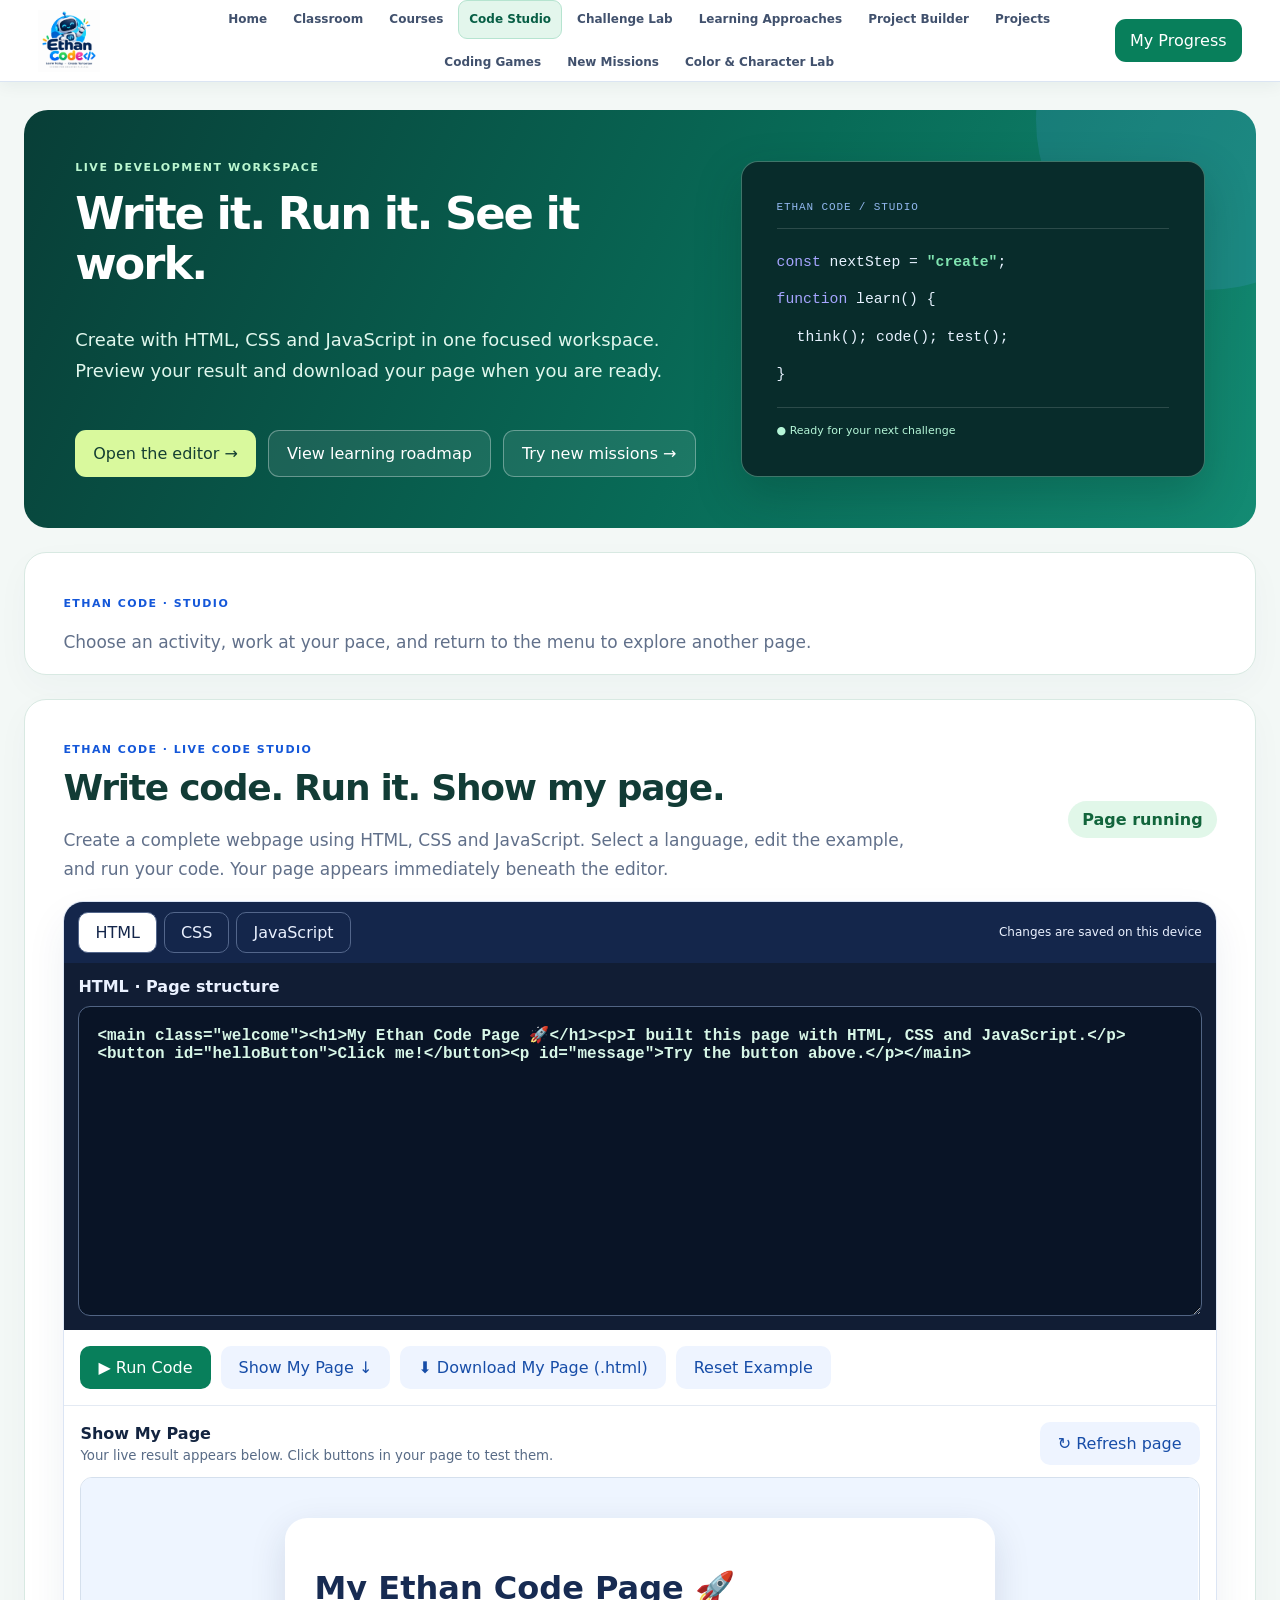
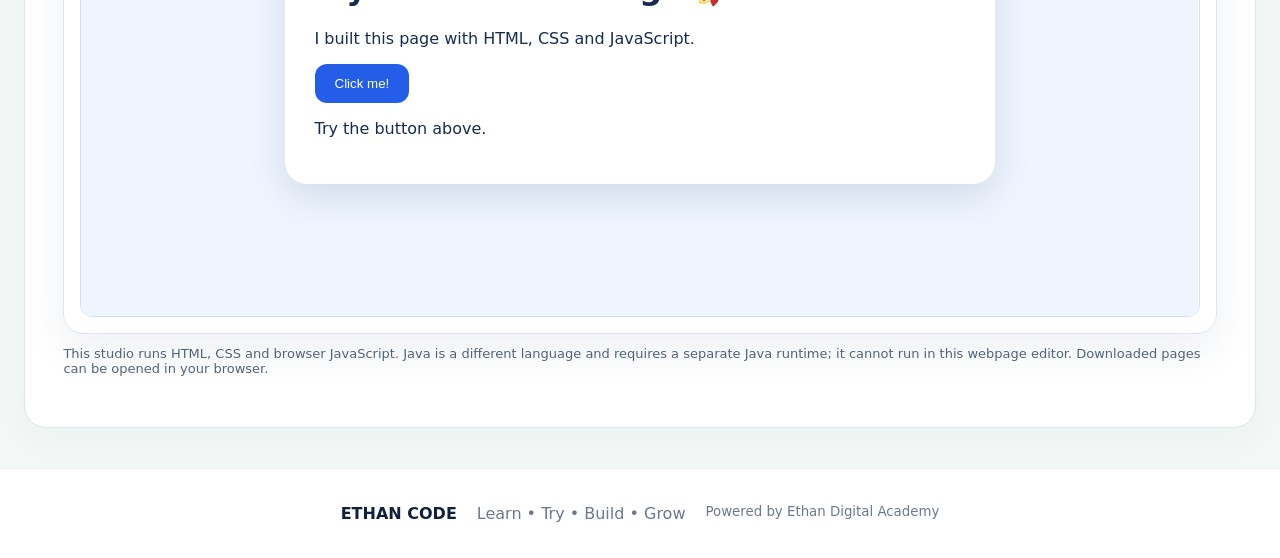
<file: studio.html>
<!doctype html>
<html lang="en">
<head>
<meta charset="utf-8"><meta name="viewport" content="width=device-width,initial-scale=1">
<title>Studio | Ethan Code</title><meta name="description" content="Learn HTML, CSS and JavaScript with Ethan Code. Build real projects, solve progressive coding challenges and test your work in a live coding studio."><link rel="stylesheet" href="assets/style.css"><link rel="stylesheet" href="assets/upgrade.css">
<style>main > :is(.hero,#pathfinder,#classroom,#courses,#lesson,#adventure,#puzzles,#creative,#challengeLab,#learningMethods,#projectBuilder,#projects){display:none!important} body{min-height:100vh} main{min-height:65vh} nav a[aria-current="page"]{color:#2563eb;text-decoration:underline;text-underline-offset:7px}</style><meta name="theme-color" content="#101c39"><link rel="icon" type="image/png" href="assets/ethan-code-logo.png"></head>
<body class="academy-page page-studio">
<a class="skip-link" href="#mainContent">Skip to main content</a>
<header class="top">
 <a class="brand" href="index.html" aria-label="Ethan Code home"><img class="official-logo" src="assets/ethan-code-logo.png" alt="Ethan Code"></a>
 <button class="menubtn" id="menuBtn" type="button" aria-label="Open navigation" aria-controls="mainNav" aria-expanded="false">☰</button><nav id="mainNav" aria-label="Main navigation"><a href="index.html">Home</a><a href="classroom.html">Classroom</a><a href="courses.html">Courses</a><a href="studio.html" aria-current="page">Code Studio</a><a href="challenges.html">Challenge Lab</a><a href="methods.html">Learning Approaches</a><a href="builder.html">Project Builder</a><a href="projects.html">Projects</a><a href="adventure.html">Coding Games</a><a href="missions.html">New Missions</a><a href="colors.html">Color & Character Lab</a></nav>
 <button class="pill" id="progressBtn">My Progress</button>
</header>

<main id="mainContent">
<section class="page-intro" aria-labelledby="pageTitle"><div class="page-intro-copy"><span class="page-eyebrow">LIVE DEVELOPMENT WORKSPACE</span><h1 id="pageTitle">Write it. Run it. See it work.</h1><p>Create with HTML, CSS and JavaScript in one focused workspace. Preview your result and download your page when you are ready.</p><div class="page-intro-actions"><a class="primary" href="#codeStudio">Open the editor →</a><a class="secondary" href="index.html">View learning roadmap</a><a class="secondary" href="missions.html">Try new missions →</a></div></div><div class="page-intro-art" aria-hidden="true"><span class="art-top">ETHAN CODE / STUDIO</span><span class="art-line"><i>const</i> nextStep = <b>"create"</b>;</span><span class="art-line"><i>function</i> learn() {</span><span class="art-line art-indent">think(); code(); test();</span><span class="art-line">}</span><span class="art-status">● Ready for your next challenge</span></div></section>

<div class="section" style="padding-bottom:0"><span class="tag">ETHAN CODE · STUDIO</span><p class="lead">Choose an activity, work at your pace, and return to the menu to explore another page.</p></div>
<section class="hero"><div class="hero-glow" aria-hidden="true"></div>
 <div><span class="tag">ETHAN CODE · LEARN / THINK / BUILD</span><h1>Turn big ideas into <em>real working code.</em></h1>
 <p>You do not need to be a programmer already. Explore coding from your first webpage to interactive games, debugging and real-world problem solving. Learn the idea, write the code, test your work and tackle the next challenge.</p>
 <div class="heroactions"><button class="primary" id="startBtn">Start My First Lesson</button><button class="secondary" id="continueBtn">Continue Learning</button><a class="secondary" href="studio.html">Open Code Studio →</a><a class="secondary" href="courses.html">See My Courses</a></div>
 <div class="promise"><span>✓ Simple explanations</span><span>✓ Guided practice</span><span>✓ Quick quizzes</span><span>✓ Fun projects</span><span>✓ 12 auto-checked coding challenges</span></div></div>
 <div class="hero-card hero-terminal"><div class="terminal-top"><span class="terminal-dots">● ● ●</span><span>ethan-code / first-project.html</span></div><div class="terminal-code"><span class="code-purple">&lt;h1&gt;</span>Hello, creator!<span class="code-purple">&lt;/h1&gt;</span><br><span class="code-blue">&lt;button&gt;</span>Launch my idea 🚀<span class="code-blue">&lt;/button&gt;</span><br><span class="code-green">// think → code → test → improve</span></div><div class="terminal-preview"><span>LIVE PREVIEW</span><h3>Hello, creator! 👋</h3><p>Your next big idea starts here.</p><button class="primary" id="missionBtn">Build my first page →</button></div></div>
</section>


<section class="section pathfinder" id="pathfinder">
 <span class="tag">CHOOSE MY PATH</span><h2>Start at the level that feels right</h2>
 <p class="lead">Ethan Code can begin with pictures and simple instructions, then gradually move toward real written code.</p>
 <div class="pathcards">
  <button data-path="junior"><b>AGES 6–8</b><strong>Junior Explorer</strong><span>Pictures • sequences • patterns • simple puzzles</span></button>
  <button data-path="creator"><b>AGES 9–12</b><strong>Creative Coder</strong><span>Blocks • games • stories • web basics</span></button>
  <button data-path="young"><b>AGES 13+</b><strong>Young Developer</strong><span>Web • JavaScript • Python concepts • projects</span></button>
 </div>
 <p class="pathnote" id="pathNote">You can change your learning path anytime.</p>
</section><section class="section" id="classroom">
 <div class="heading"><div><span class="tag">MY CLASSROOM</span><h2>What would you like to learn?</h2><p>Start with the easy lessons. New ideas become available as you grow.</p></div></div>
 <div class="levels">
  <article><span class="levelno">1</span><div><b>STARTER</b><h3>Meet Coding</h3><p>Understand websites, instructions and simple HTML.</p></div></article>
  <article><span class="levelno">2</span><div><b>EXPLORER</b><h3>Make It Look Good</h3><p>Learn colours, spacing and page layouts with CSS.</p></div></article>
  <article><span class="levelno">3</span><div><b>BUILDER</b><h3>Make It Work</h3><p>Use JavaScript and Python ideas to make things happen.</p></div></article>
  <article><span class="levelno">4</span><div><b>CREATOR</b><h3>Build Real Projects</h3><p>Plan, create, test and proudly present your own work.</p></div></article>
 </div>
</section>

<section class="section soft" id="courses">
 <span class="tag">LEARNING PATH</span><h2>Your coding courses</h2><p class="lead">Course names are simple first. The real technical words are introduced inside the lessons when you are ready.</p>
 <div class="coursegrid" id="courseGrid"></div>
</section>

<section class="section lesson hidden" id="lesson">
 <button class="back" id="closeLesson">← Back to courses</button>
 <div class="lessonhead"><span class="tag" id="lessonCourse"></span><span class="lessoncount" id="lessonCount"></span><h2 id="lessonTitle"></h2><p id="lessonIntro"></p></div>
 <div class="lessonsteps">
  <article><span class="step">1</span><div><h3>What are we learning?</h3><p id="learnWhat"></p></div></article>
  <article><span class="step">2</span><div><h3>Simple meaning</h3><p id="simpleMeaning"></p></div></article>
  <article><span class="step">3</span><div><h3>Think about it like this</h3><div class="story" id="everydayExample"></div></div></article>
  <article><span class="step">4</span><div><h3>Let me show you</h3><div class="showme" id="showMe"></div></div></article>
  <article><span class="step">5</span><div><h3>Try it with me</h3><p id="tryWithMe"></p><button class="practicebtn" id="openPractice">Open Code Studio</button></div></article>
  <article><span class="step">6</span><div><h3>Your turn</h3><p id="yourTurn"></p></div></article>
 </div>
 <div class="helpbar"><b>Need help?</b><button id="explainAgain">Explain it another way</button><button id="showHint">Give me a hint</button><p id="helpText"></p></div><div class="quickcheck"><span class="tag">QUICK QUESTION</span><h3 id="checkQuestion"></h3><div id="checkOptions"></div><p id="checkFeedback"></p></div>
 <div class="lessonend"><div><b>⭐ What did we learn?</b><p id="lessonSummary"></p></div><button class="primary" id="completeLesson">I Understand — Finish Lesson</button></div>
</section>


<section class="section adventure" id="adventure">
 <span class="tag">CODING ADVENTURES</span><h2>Learn by completing missions</h2>
 <p class="lead">Short missions turn coding ideas into something you can see and solve.</p>
 <div class="missiongrid" id="missionGrid"></div>
</section>

<section class="section soft" id="puzzles">
 <span class="tag">PUZZLE LAB</span><h2>Put the instructions in the right order</h2>
 <p class="lead">Coding is about giving clear instructions in the correct sequence. Move the cards until the character reaches the star.</p>
 <div class="puzzlebox">
  <div class="puzzleworld"><div class="gridworld" id="gridWorld"></div><p id="puzzleMessage">Goal: help Ethan Bot reach ⭐.</p></div>
  <div class="blocks"><h3>My instructions</h3><div id="blockList"></div><div class="puzzleactions"><button class="secondary" id="shufflePuzzle">New Puzzle</button><button class="primary" id="runPuzzle">Run Instructions</button></div><button class="hint" id="hintPuzzle">💡 Give me a hint</button><p id="hintText"></p></div>
 </div>
</section>

<section class="section" id="creative">
 <span class="tag">CREATIVE PLAYGROUND</span><h2>Choose what you want to make</h2>
 <div class="interestgrid">
  <article data-interest="story"><div>📖</div><h3>Interactive Story</h3><p>Make characters speak and choices change what happens.</p><button>Choose Story</button></article>
  <article data-interest="game"><div>🎮</div><h3>Mini Game</h3><p>Use events, scores and rules to build a simple challenge.</p><button>Choose Game</button></article>
  <article data-interest="art"><div>🎨</div><h3>Code Art</h3><p>Use shapes, colours and patterns to make digital art.</p><button>Choose Art</button></article>
  <article data-interest="web"><div>🌐</div><h3>My Website</h3><p>Create a webpage about a safe topic you enjoy.</p><button>Choose Website</button></article>
 </div>
 <div class="choicebox" id="choiceBox">Choose a project above and Ethan Code will suggest your next steps.</div>
</section>
<section class="section studio-section" id="codeStudio">
 <div class="studio-heading"><div><span class="tag">ETHAN CODE · LIVE CODE STUDIO</span><h2>Write code. Run it. Show my page.</h2><p class="lead">Create a complete webpage using HTML, CSS and JavaScript. Select a language, edit the example, and run your code. Your page appears immediately beneath the editor.</p></div><span class="studio-status" id="studioStatus" role="status" aria-live="polite">Ready to build</span></div>
 <div class="studio-shell"><div class="studio-toolbar"><div class="studio-tabs" role="tablist" aria-label="Code language"><button type="button" class="studio-tab active" data-studio-tab="html" aria-selected="true">HTML</button><button type="button" class="studio-tab" data-studio-tab="css" aria-selected="false">CSS</button><button type="button" class="studio-tab" data-studio-tab="js" aria-selected="false">JavaScript</button></div><span>Changes are saved on this device</span></div>
 <div class="studio-editors"><label class="studio-panel active" data-studio-panel="html" for="studioHtml">HTML · Page structure<textarea id="studioHtml" spellcheck="false" autocapitalize="off" autocomplete="off" autocorrect="off" aria-label="HTML code editor"><main class="welcome"><h1>My Ethan Code Page 🚀</h1><p>I built this page with HTML, CSS and JavaScript.</p><button id="helloButton">Click me!</button><p id="message">Try the button above.</p></main></textarea></label><label class="studio-panel" data-studio-panel="css" for="studioCss">CSS · Page design<textarea id="studioCss" spellcheck="false" autocapitalize="off" autocomplete="off" autocorrect="off" aria-label="CSS code editor">body { font-family: system-ui, sans-serif; background: #eef5ff; color: #172b52; padding: 32px; } .welcome { max-width: 650px; margin: auto; padding: 30px; background: white; border-radius: 22px; box-shadow: 0 12px 36px #142b5220; } button { background: #245de8; color: white; border: 0; border-radius: 12px; padding: 12px 20px; cursor: pointer; }</textarea></label><label class="studio-panel" data-studio-panel="js" for="studioJs">JavaScript · Page interactions<textarea id="studioJs" spellcheck="false" autocapitalize="off" autocomplete="off" autocorrect="off" aria-label="JavaScript code editor">document.getElementById('helloButton').addEventListener('click', function () { document.getElementById('message').textContent = 'Amazing! Your JavaScript works 🎉'; });</textarea></label></div>
 <div class="studio-actions"><button type="button" class="primary" id="studioRun">▶ Run Code</button><button type="button" class="secondary" id="studioShow">Show My Page ↓</button><button type="button" class="secondary" id="studioDownload">⬇ Download My Page (.html)</button><button type="button" class="secondary" id="studioReset">Reset Example</button></div>
 <div class="studio-output" id="studioOutput"><div class="studio-output-top"><div><strong>Show My Page</strong><small>Your live result appears below. Click buttons in your page to test them.</small></div><button type="button" class="secondary" id="studioRefresh">↻ Refresh page</button></div><iframe id="studioFrame" title="My HTML CSS and JavaScript page" sandbox="allow-scripts allow-modals" referrerpolicy="no-referrer"></iframe></div></div>
 <p class="studio-note">This studio runs HTML, CSS and browser JavaScript. Java is a different language and requires a separate Java runtime; it cannot run in this webpage editor. Downloaded pages can be opened in your browser.</p>
</section>
<section class="section challenge-section" id="challengeLab"><div class="challenge-intro"><div><span class="tag">NEW · HANDS-ON CODING STUDIO</span><h2>Challenge Lab: think harder, build smarter.</h2><p class="lead">Twelve progressive coding tasks across HTML, CSS and JavaScript. Write real code, run a live preview, then check your solution against clear requirements. Unlock the next task as you progress—or explore any task at your own pace.</p></div><div class="challenge-stats"><strong id="challengeDone">0 / 12</strong><span>challenges completed on this device</span></div></div><div class="challenge-layout"><aside class="challenge-sidebar"><label for="challengeFilter">Find a challenge</label><input id="challengeFilter" type="search" placeholder="Search tasks, skills, levels…"><div class="challenge-list" id="challengeList"></div></aside><div class="challenge-workspace"><div class="challenge-header"><span class="tag" id="challengeLevel">LEVEL 1</span><span id="challengeSkill">HTML</span></div><h3 id="challengeTitle">Select a challenge</h3><p id="challengeDescription"></p><div class="challenge-requirements"><b>Acceptance criteria</b><ul id="challengeCriteria"></ul></div><details class="challenge-hint"><summary>Need a clue? Open a hint</summary><p id="challengeHint"></p></details><div class="challenge-editor-header"><b>YOUR CODE</b><span id="challengeLanguage">HTML</span></div><textarea id="challengeCode" spellcheck="false" aria-label="Challenge code editor"></textarea><div class="challenge-actions"><button class="secondary" id="challengeReset">Reset starter</button><button class="secondary" id="challengeRun">Run preview</button><button class="primary" id="challengeCheck">Check my solution ✓</button></div><div class="challenge-feedback" id="challengeFeedback" role="status" aria-live="polite">Write your solution, then run or check it.</div><iframe id="challengePreview" title="Challenge preview" sandbox="allow-scripts"></iframe></div></div></section>
<section class="section" id="learningMethods"><div class="methods-head"><span class="tag">ETHAN CODE · THINKING & LEARNING ACADEMY</span><h2>Learn how to code. Learn how to solve problems.</h2><p class="lead">Explore 12 guided learning modules with examples, practical tasks, self-check questions and a capstone project. Choose a module, study the worked example, attempt the challenge and explain your reasoning.</p><div class="methods-progress" id="methodsProgress" aria-live="polite">0 / 12 modules completed</div></div><div class="methods-layout"><aside class="methods-menu"><label for="methodsSearch">Find a learning module</label><input id="methodsSearch" type="search" placeholder="Search methods and skills"><div id="methodsList"></div></aside><article class="methods-lesson" id="methodsLesson"><span class="tag" id="methodsType">LEARNING METHOD</span><h3 id="methodsTitle">Choose a module</h3><p id="methodsIntro"></p><h4>How it works</h4><p id="methodsExplain"></p><h4>Worked example</h4><div id="methodsExample"></div><h4>Try it yourself</h4><p id="methodsTask"></p><label for="methodsAnswer"><strong>My explanation or solution</strong></label><textarea id="methodsAnswer" rows="5" placeholder="Write your plan, reasoning, code or solution here..."></textarea><div class="methods-actions"><button class="secondary" id="methodsHint" type="button">Show hint</button><button class="secondary" id="methodsExampleBtn" type="button">Load example in Code Studio</button><a class="secondary" href="studio.html">Open Code Studio ↗</a></div><p id="methodsHintText" hidden></p><fieldset class="methods-quiz"><legend id="methodsQuestion">Knowledge check</legend><div id="methodsOptions"></div></fieldset><p id="methodsFeedback" role="status" aria-live="polite"></p><button class="primary" id="methodsComplete" type="button" disabled>Complete module ✓</button><button class="secondary" id="methodsNext" type="button">Next module →</button></article></div></section>
<section class="section" id="projectBuilder"><span class="tag">ETHAN CODE · PROJECT BUILDER</span><h2>From first idea to published website</h2><p class="lead">Create a project, save versions, test your page, download all three source files, and publish your finished work.</p><div class="builder-grid"><div class="builder-panel"><label for="projectName">Project name</label><input id="projectName" maxlength="70" placeholder="My science club website"><label for="projectDescription">What will your project do?</label><textarea id="projectDescription" rows="3" placeholder="Describe your goal and who will use it"></textarea><div class="builder-buttons"><button id="projectSave" class="primary" type="button">Save project version</button><button id="projectNew" class="secondary" type="button">New project</button><button id="projectZip" class="secondary" type="button">Download complete project ZIP</button></div><p id="projectMessage" role="status" aria-live="polite"></p><h3>My saved projects</h3><div id="projectList"></div></div><div class="builder-panel"><h3>My publishing journey</h3><p>Complete each stage and record your progress. Publish only work you are comfortable sharing publicly.</p><div id="publishSteps"></div></div></div></section>
<section class="section soft" id="projects">
 <span class="tag">MY PROJECTS</span><h2>Make something you can be proud of</h2><div class="projectgrid">
 <article><div>🌟</div><h3>All About Me Page</h3><p>Create a friendly webpage about an imaginary character, hobby or school club.</p><span>Starter Project</span></article>
 <article><div>🎨</div><h3>Colourful Learning Card</h3><p>Use CSS to turn plain information into a neat learning card.</p><span>Explorer Project</span></article>
 <article><div>🔢</div><h3>Study Counter</h3><p>Make buttons change a number and learn how a webpage can react.</p><span>Builder Project</span></article>
 <article><div>🏆</div><h3>My Big Project</h3><p>Choose a useful idea, plan it, build it in small steps, test it and explain what you learned.</p><span>Creator Project</span></article>
 </div>
</section>
</main>

<div class="modal hidden" id="progressModal"><div class="modalbox"><button class="x" id="closeProgress">×</button><span class="tag">MY PROGRESS</span><h2>Look how far you have come!</h2><div class="stars" id="starCount">⭐ 0 learning stars</div><div class="progressline"><i id="progressBar"></i></div><p id="progressText"></p><div id="badges" class="badges"></div><div class="progressactions"><button class="secondary" id="continueProgress">Continue Learning</button><button class="danger-lite" id="resetProgress">Reset My Progress</button></div></div></div>
<footer><b>ETHAN CODE</b><span>Learn • Try • Build • Grow</span><small>Powered by Ethan Digital Academy</small></footer>
<script src="assets/project-builder.js" defer></script><script src="assets/methods.js" defer></script><script src="assets/app.js"></script><script src="assets/studio.js"></script><script src="assets/challenges.js"></script><script>window.ETHAN_PAGE=location.pathname.split('/').pop()||'index.html';document.addEventListener('click',function(e){const t=e.target.closest('#startBtn,#continueBtn,#missionBtn,#openPractice,#methodsExampleBtn,#methodsNext,#continueProgress');if(!t)return;const target={'startBtn':'courses.html?start=1','continueBtn':'courses.html?continue=1','missionBtn':'studio.html','openPractice':'studio.html','methodsExampleBtn':'studio.html','continueProgress':'courses.html?continue=1'}[t.id];if(target&&((t.id!=='openPractice'&&t.id!=='methodsExampleBtn')||window.ETHAN_PAGE!=='studio.html')){if(t.id==='methodsExampleBtn'){const ids=['studioHtml','studioCss','studioJs'];const draft=ids.map(id=>document.getElementById(id)?.value||'');localStorage.setItem('ethan-studio-transfer',JSON.stringify(draft));}e.stopImmediatePropagation();e.preventDefault();location.href=target;}},true);</script><script>document.querySelectorAll("#mainNav a").forEach(a=>{if(a.getAttribute("href")==="studio.html")a.setAttribute("aria-current","page")});</script></body></html>
</file>
<file: assets/style.css>
*{box-sizing:border-box}html{scroll-behavior:smooth}body{margin:0;font-family:Inter,Segoe UI,Arial,sans-serif;color:#15233d;background:#fff}button,a{font:inherit}.top{height:74px;display:flex;align-items:center;gap:25px;padding:0 5%;border-bottom:1px solid #e5ebf4;position:sticky;top:0;background:#fff;z-index:20}.brand{display:flex;align-items:center;gap:10px;text-decoration:none;color:#10213e}.brand small{display:block;font-size:9px;color:#71809a}.logo{display:grid;place-items:center;width:42px;height:42px;border-radius:13px;background:#1457d9;color:#fff;font-weight:900}.top nav{display:flex;gap:24px;margin-left:auto}.top nav a{text-decoration:none;color:#53627a;font-weight:700;font-size:13px}.pill,.primary,.secondary,.practicebtn{border:0;border-radius:10px;padding:12px 18px;font-weight:800;cursor:pointer}.pill,.primary{background:#1457d9;color:#fff}.secondary{background:#eef4ff;color:#174da8;text-decoration:none}.hero{min-height:570px;padding:70px 7%;display:grid;grid-template-columns:1.25fr .75fr;gap:55px;align-items:center;background:linear-gradient(135deg,#f7fbff,#eef5ff)}.tag{font-size:11px;font-weight:900;letter-spacing:.13em;color:#1457d9}.hero h1{font-size:54px;line-height:1.04;max-width:760px;margin:14px 0 20px;color:#10213e}.hero p,.lead{font-size:17px;line-height:1.7;color:#61708a;max-width:780px}.heroactions{display:flex;gap:10px;margin:28px 0}.promise{display:flex;gap:18px;flex-wrap:wrap;color:#426081;font-size:12px;font-weight:800}.hero-card{background:#fff;border:1px solid #dfe8f5;border-radius:24px;padding:34px;text-align:center;box-shadow:0 25px 70px #193b6b18}.bigicon{font-size:74px;margin:18px}.bubble{background:#eaf2ff;color:#1457d9;border-radius:30px;padding:8px 12px;font-size:10px;font-weight:900}.section{padding:70px 7%}.soft{background:#f7f9fc}.heading{display:flex;justify-content:space-between}.section h2{font-size:36px;margin:10px 0}.levels,.coursegrid,.projectgrid{display:grid;grid-template-columns:repeat(4,1fr);gap:16px;margin-top:30px}.levels article,.coursegrid article,.projectgrid article{border:1px solid #e1e8f2;border-radius:18px;padding:22px;background:#fff}.levels article{display:flex;gap:15px}.levelno{display:grid;place-items:center;min-width:42px;height:42px;border-radius:50%;background:#1457d9;color:#fff;font-weight:900}.levels b,.coursegrid b{font-size:10px;color:#1457d9}.levels h3,.coursegrid h3{margin:6px 0}.levels p,.coursegrid p,.projectgrid p{color:#687891;font-size:13px;line-height:1.6}.coursegrid article{cursor:pointer;transition:.18s}.coursegrid article:hover{transform:translateY(-3px);box-shadow:0 15px 35px #1b3f7415}.courseicon{font-size:34px}.coursegrid .go{display:inline-block;margin-top:8px;color:#1457d9;font-weight:900;font-size:12px}.hidden{display:none!important}.lesson{max-width:1100px;margin:auto}.back{border:0;background:none;color:#1457d9;font-weight:800;cursor:pointer;margin-bottom:25px}.lessonhead{padding:30px;border-radius:20px;background:#eef5ff}.lessonhead h2{margin-bottom:8px}.lessonsteps{margin-top:25px}.lessonsteps article{display:flex;gap:18px;padding:24px 0;border-bottom:1px solid #e7edf5}.step{display:grid;place-items:center;min-width:38px;height:38px;border-radius:50%;background:#1457d9;color:#fff;font-weight:900}.lessonsteps h3{margin:5px 0 10px}.lessonsteps p,.story,.showme{color:#53647e;line-height:1.75}.story{background:#fff8e8;border-left:4px solid #f3b72b;padding:18px;border-radius:10px}.showme{background:#10213e;color:#eef5ff;padding:18px;border-radius:12px;font-family:ui-monospace,Consolas,monospace;white-space:pre-wrap}.practicebtn{background:#e9f2ff;color:#1457d9;margin-top:8px}.quickcheck{margin:30px 0;padding:26px;border-radius:18px;background:#f7f9fc;border:1px solid #e1e8f2}.quickcheck button{display:block;width:100%;text-align:left;padding:12px;margin:8px 0;border:1px solid #dce5f1;background:#fff;border-radius:10px;cursor:pointer}.lessonend{display:flex;justify-content:space-between;gap:20px;align-items:center;background:#eaf8f0;padding:24px;border-radius:18px}.practicebox{max-width:1200px;border:1px solid #dfe7f2;border-radius:18px;overflow:hidden;background:#fff}.practicehelp{padding:18px 22px;background:#eef5ff}.practicehelp p{margin:5px 0;color:#64758f}.editors{display:grid;grid-template-columns:repeat(3,1fr)}.editors label{font-size:11px;font-weight:900;padding:12px;border-right:1px solid #e5ebf3}.editors textarea{display:block;width:100%;height:190px;margin-top:8px;border:1px solid #dce4ef;border-radius:8px;padding:12px;font-family:Consolas,monospace;resize:vertical}.practiceactions{display:flex;justify-content:flex-end;gap:8px;padding:14px 18px;border-top:1px solid #e5ebf3}iframe{width:100%;height:280px;border:0;border-top:1px solid #e5ebf3;background:#fff}.projectgrid article>div{font-size:38px}.projectgrid span{font-size:10px;font-weight:900;color:#1457d9}.modal{position:fixed;inset:0;background:#0c1838aa;z-index:50;display:grid;place-items:center;padding:20px}.modalbox{width:min(520px,100%);background:#fff;border-radius:20px;padding:30px;position:relative}.x{position:absolute;right:18px;top:14px;border:0;background:none;font-size:24px;cursor:pointer}.progressline{height:12px;background:#e7edf5;border-radius:20px;overflow:hidden;margin:22px 0}.progressline i{display:block;height:100%;width:0;background:#1457d9}.badges{display:flex;gap:8px;flex-wrap:wrap}.badges span{padding:9px 12px;border-radius:30px;background:#eef5ff;font-size:11px;font-weight:800}footer{padding:35px 7%;display:flex;gap:20px;justify-content:center;color:#6b7890;border-top:1px solid #e5ebf3}footer b{color:#10213e}@media(max-width:950px){.hero{grid-template-columns:1fr}.levels,.coursegrid,.projectgrid{grid-template-columns:1fr 1fr}.top nav{display:none}.editors{grid-template-columns:1fr}.editors label{border-right:0;border-bottom:1px solid #e5ebf3}}@media(max-width:600px){.hero{padding:50px 5%}.hero h1{font-size:39px}.section{padding:55px 5%}.levels,.coursegrid,.projectgrid{grid-template-columns:1fr}.lessonend{align-items:flex-start;flex-direction:column}.top{padding:0 4%}.brand small{display:none}}
.pathcards,.missiongrid,.interestgrid{display:grid;grid-template-columns:repeat(3,1fr);gap:16px;margin-top:28px}.pathcards button{text-align:left;border:2px solid #e1e8f2;background:#fff;border-radius:18px;padding:22px;cursor:pointer}.pathcards button.active{border-color:#1457d9;background:#eef5ff}.pathcards b{display:block;font-size:10px;color:#1457d9}.pathcards strong{display:block;font-size:19px;margin:8px 0}.pathcards span,.pathnote{color:#697992;font-size:13px}.missiongrid{grid-template-columns:repeat(4,1fr)}.missiongrid article{border:1px solid #e1e8f2;border-radius:18px;padding:22px;background:#fff}.missiongrid .mi{font-size:38px}.missiongrid small{color:#1457d9;font-weight:900}.missiongrid p{color:#697992;font-size:13px;line-height:1.55}.missiongrid button,.interestgrid button{border:0;background:#eef5ff;color:#1457d9;padding:9px 12px;border-radius:8px;font-weight:800;cursor:pointer}.puzzlebox{display:grid;grid-template-columns:.8fr 1.2fr;gap:25px;background:#fff;border:1px solid #dfe7f2;border-radius:20px;padding:25px;margin-top:25px}.gridworld{display:grid;grid-template-columns:repeat(4,58px);gap:5px}.cell{width:58px;height:58px;background:#eef5ff;border-radius:10px;display:grid;place-items:center;font-size:26px}.block{display:flex;align-items:center;justify-content:space-between;background:#eaf2ff;border:1px solid #cfe0fb;padding:12px 14px;border-radius:10px;margin:8px 0;font-weight:800}.block div button{border:0;background:#fff;border-radius:6px;margin-left:5px;cursor:pointer}.puzzleactions{display:flex;gap:8px;margin-top:15px}.hint{border:0;background:none;color:#a06b00;font-weight:800;margin-top:12px;cursor:pointer}.interestgrid{grid-template-columns:repeat(4,1fr)}.interestgrid article{border:1px solid #e1e8f2;border-radius:18px;padding:22px}.interestgrid article>div{font-size:38px}.interestgrid p{color:#697992;min-height:60px}.choicebox{margin-top:18px;padding:18px;border-radius:14px;background:#eef8f1;color:#355d43}.helpbar{margin:24px 0;padding:18px;background:#fff8e8;border-radius:14px}.helpbar button{border:0;background:#fff;color:#805b00;border-radius:8px;padding:9px 12px;margin:6px;cursor:pointer;font-weight:800}.helpbar p{color:#665a3c}.stars{font-weight:900;color:#9b6c00;margin-top:18px}@media(max-width:900px){.pathcards,.missiongrid,.interestgrid{grid-template-columns:1fr 1fr}.puzzlebox{grid-template-columns:1fr}}@media(max-width:600px){.pathcards,.missiongrid,.interestgrid{grid-template-columns:1fr}.gridworld{grid-template-columns:repeat(4,48px)}.cell{width:48px;height:48px}}

.official-logo{display:block;width:112px;height:58px;object-fit:contain;object-position:left center}.top .brand{min-width:125px}@media(max-width:600px){.official-logo{width:92px;height:52px}.top .brand{min-width:98px}}

.menubtn{display:none;border:0;background:#eef4ff;color:#1457d9;border-radius:9px;padding:9px 11px;font-weight:900;cursor:pointer}
@media(max-width:950px){.menubtn{display:block;margin-left:auto}.top nav.open{display:flex;position:absolute;top:73px;left:0;right:0;background:#fff;padding:18px 5%;flex-direction:column;border-bottom:1px solid #e5ebf4;box-shadow:0 12px 25px #18365c12}.top .pill{margin-left:0}}

/* v7.3 production robustness */
.continuebox{display:flex;gap:12px;align-items:center;justify-content:center;flex-wrap:wrap;margin-top:18px}.continuebox .secondary{background:#fff}.coursegrid article.completed{outline:2px solid rgba(22,163,74,.22)}.coursegrid article.completed .go:before{content:'✓ ';font-weight:900}.quickcheck button.selected{outline:3px solid rgba(37,99,235,.25)}.missiongrid article.completed{box-shadow:0 0 0 2px rgba(22,163,74,.25) inset}.choicebox .launch-template{margin-top:12px}.danger-lite{border:1px solid #d9dee8;background:#fff;border-radius:12px;padding:10px 14px;font-weight:700;cursor:pointer}.progressactions{display:flex;gap:10px;justify-content:flex-end;flex-wrap:wrap;margin-top:16px}

/* Ethan Code v8 professional academy */
:root{--navy:#101c39;--blue:#2855ec;--cyan:#29c7e5;--muted:#63718b}body{background:#f9fbff}.top{box-shadow:0 5px 28px #10213e09}.top nav a:hover,.top nav a:focus-visible{color:#2855ec}.primary,.pill{background:#2855ec}.hero{position:relative;overflow:hidden;background:radial-gradient(circle at 85% 15%,#d9efff 0,transparent 35%),linear-gradient(130deg,#f6f9ff,#eaf2ff);min-height:660px;gap:35px}.hero>div:not(.hero-glow){position:relative;z-index:1}.hero-glow{position:absolute;right:-140px;top:-220px;width:520px;height:520px;background:#89aaff36;border-radius:50%;filter:blur(18px)}.hero h1{font-size:clamp(42px,5vw,70px);letter-spacing:-.055em;line-height:1.03}.hero h1 em{font-style:normal;color:#2855ec}.hero .tag{background:#e4ebff;padding:10px 14px;border-radius:99px;display:inline-block}.hero-terminal{text-align:left;padding:0;overflow:hidden;border:1px solid #cad9f3;box-shadow:0 35px 85px #1c37602b}.terminal-top{background:#142240;color:#a9c0e7;padding:16px 20px;display:flex;justify-content:space-between;font:12px ui-monospace,Consolas,monospace}.terminal-dots{color:#ffad6e;letter-spacing:4px}.terminal-code{background:#101b33;color:#f7fbff;padding:26px 24px;font:clamp(12px,1.5vw,16px)/2 ui-monospace,Consolas,monospace;min-height:180px}.code-purple{color:#e2aaff}.code-blue{color:#80d7ff}.code-green{color:#80e2ac}.terminal-preview{padding:25px 28px;background:#fff}.terminal-preview>span{font-size:10px;letter-spacing:.15em;font-weight:900;color:#7485a0}.terminal-preview h3{font-size:26px;margin:12px 0 5px}.terminal-preview p{font-size:14px;margin:0 0 17px}.challenge-section{background:#f0f5ff}.challenge-intro{display:flex;align-items:center;justify-content:space-between;gap:25px}.challenge-stats{min-width:180px;background:#fff;border:1px solid #dce5f6;padding:20px;border-radius:18px}.challenge-stats strong{display:block;font-size:29px;color:#2855ec}.challenge-stats span{font-size:12px;color:#66748e}.challenge-layout{display:grid;grid-template-columns:minmax(230px,.32fr) minmax(0,1fr);gap:20px;margin-top:30px;align-items:start}.challenge-sidebar,.challenge-workspace{background:#fff;border:1px solid #dce5f6;border-radius:20px;padding:22px;box-shadow:0 12px 35px #1d376009}.challenge-sidebar{position:sticky;top:92px;max-height:calc(100vh - 105px);overflow:auto}.challenge-sidebar label{display:block;font-size:12px;font-weight:900;margin-bottom:9px}.challenge-sidebar input{width:100%;padding:12px;border:1px solid #cdd9ed;border-radius:10px;margin-bottom:12px}.challenge-list{display:grid;gap:7px}.challenge-item{display:block;width:100%;border:1px solid #e1e8f5;border-radius:12px;background:#fff;text-align:left;padding:13px;cursor:pointer}.challenge-item.active{background:#eef3ff;border-color:#2855ec}.challenge-item small{display:block;color:#64748b;font-size:10px;margin-bottom:5px}.challenge-item strong{font-size:13px;color:#162440}.challenge-item .done{float:right;color:#16844c}.challenge-header{display:flex;justify-content:space-between;gap:10px}.challenge-workspace h3{font-size:28px;margin:12px 0}.challenge-workspace>p{line-height:1.7;color:#596b85}.challenge-requirements{background:#f4f7ff;border-radius:12px;padding:17px;margin:20px 0}.challenge-requirements ul{margin-bottom:0;padding-left:21px;line-height:1.8;color:#41526f}.challenge-hint{margin:12px 0 20px;color:#36548c}.challenge-hint summary{cursor:pointer;font-weight:800}.challenge-editor-header{display:flex;justify-content:space-between;background:#142240;color:#eaf0ff;padding:12px 15px;border-radius:12px 12px 0 0;font-size:12px}#challengeCode{width:100%;min-height:245px;padding:18px;display:block;background:#101b33;color:#e7f4ff;border:0;border-radius:0 0 12px 12px;font:14px/1.65 ui-monospace,Consolas,monospace;resize:vertical;tab-size:2}.challenge-actions{display:flex;flex-wrap:wrap;gap:10px;margin:15px 0}.challenge-feedback{background:#eef4ff;color:#244879;border-radius:10px;padding:14px;line-height:1.6;white-space:pre-line}.challenge-feedback.success{background:#e8f8ee;color:#145c34}.challenge-feedback.error{background:#fff2e9;color:#88420b}#challengePreview{margin-top:16px;border:1px solid #e1e8f5;border-radius:12px;min-height:210px}@media(max-width:950px){.challenge-layout{grid-template-columns:1fr}.challenge-sidebar{position:static;max-height:none}.challenge-list{grid-template-columns:repeat(2,minmax(0,1fr))}}@media(max-width:600px){.hero{min-height:auto}.heroactions{flex-wrap:wrap}.challenge-intro{display:block}.challenge-stats{margin-top:15px}.challenge-list{grid-template-columns:1fr}.challenge-sidebar,.challenge-workspace{padding:15px}.challenge-workspace h3{font-size:23px}.challenge-actions button{flex:1}}

/* Standalone live coding studio */
.studio-section{background:linear-gradient(145deg,#f0f6ff,#fff 65%);border-radius:26px}.studio-heading{display:flex;align-items:center;justify-content:space-between;gap:20px;flex-wrap:wrap}.studio-status{border-radius:99px;background:#e1f7e9;color:#12653c;padding:9px 14px;font-weight:700}.studio-shell{border:1px solid #dce5f4;border-radius:20px;overflow:hidden;background:#fff;box-shadow:0 18px 45px #182f5914}.studio-toolbar{background:#14264b;color:#eaf1ff;display:flex;justify-content:space-between;align-items:center;gap:10px;flex-wrap:wrap;padding:10px 14px}.studio-toolbar>span{font-size:12px}.studio-tabs{display:flex;gap:7px}.studio-tab{border:1px solid #53668b;border-radius:10px;padding:10px 16px;color:#eaf1ff;background:transparent;cursor:pointer;font-weight:750}.studio-tab.active{background:#fff;color:#14264b}.studio-editors{background:#111d34;padding:14px}.studio-panel{display:none;color:#eaf1ff;font-weight:700}.studio-panel.active{display:block}.studio-panel textarea{display:block;box-sizing:border-box;width:100%;min-height:310px;resize:vertical;margin-top:10px;border:1px solid #516483;border-radius:12px;background:#091426;color:#d8f7e8;font:14px/1.6 ui-monospace,SFMono-Regular,Consolas,monospace;padding:18px;tab-size:2}.studio-actions{display:flex;gap:10px;flex-wrap:wrap;padding:16px;border-bottom:1px solid #e4eaf3}.studio-actions button{cursor:pointer}.studio-output{padding:16px;scroll-margin-top:85px}.studio-output-top{display:flex;justify-content:space-between;align-items:center;gap:12px;flex-wrap:wrap;margin-bottom:12px}.studio-output-top strong,.studio-output-top small{display:block}.studio-output-top small{color:#586b86;margin-top:5px}.studio-output iframe{display:block;box-sizing:border-box;width:100%;min-height:440px;border:1px solid #d5e0ed;border-radius:12px;background:#fff}.studio-note{font-size:13px;color:#52627d;margin-top:12px}@media(max-width:650px){.studio-tab{padding:9px}.studio-panel textarea{min-height:260px}.studio-output iframe{min-height:360px}}

/* Ethan Code learning approaches */
.methods-head{max-width:900px;margin-bottom:24px}.methods-progress{display:inline-block;background:#e9f7ef;color:#12673a;border-radius:100px;padding:9px 16px;font-weight:800;margin-top:14px}.methods-layout{display:grid;grid-template-columns:minmax(220px,290px) minmax(0,1fr);gap:22px;align-items:start}.methods-menu,.methods-lesson{background:white;border:1px solid #dce5f4;border-radius:20px;padding:22px;box-shadow:0 12px 35px #102b5210}.methods-menu{max-height:720px;overflow:auto}.methods-menu input{width:100%;padding:12px;border:1px solid #cbd5e1;border-radius:10px;margin:12px 0}.method-choice{display:block;width:100%;text-align:left;margin:6px 0;padding:12px;border:1px solid #dce5f4;border-radius:10px;background:#f6f9ff;color:#193b69;cursor:pointer}.method-choice.selected{background:#183e86;color:white}.methods-lesson h3{font-size:clamp(1.5rem,3vw,2.2rem);margin:12px 0}.methods-lesson h4{margin:22px 0 8px}.methods-lesson textarea{display:block;width:100%;min-height:120px;border:1px solid #b9c9e2;border-radius:12px;padding:14px;margin:12px 0;color:#172b52;background:#fff}.methods-actions{display:flex;flex-wrap:wrap;gap:10px;margin:14px 0}.methods-quiz{border:1px solid #cbd5e1;border-radius:12px;padding:16px;margin:20px 0}.method-option{display:block;padding:9px;margin:5px 0;border-radius:8px;background:#f5f8fd;cursor:pointer}#methodsFeedback{min-height:24px;font-weight:700;color:#155e43}#methodsExample{border-left:4px solid #2563eb;padding:12px;background:#f3f7ff;border-radius:8px}#methodsHintText{padding:12px;background:#fff8e4;border-radius:8px}@media(max-width:780px){.methods-layout{grid-template-columns:1fr}.methods-menu{max-height:290px}.methods-menu,.methods-lesson{padding:16px}}

/* Project Builder */
.builder-grid{display:grid;grid-template-columns:1fr 1fr;gap:22px;margin-top:22px}.builder-panel{background:#fff;border:1px solid #d9e4f4;border-radius:20px;padding:22px;min-width:0}.builder-panel label{display:block;font-weight:700;margin:14px 0 7px}.builder-panel input,.builder-panel textarea{width:100%;box-sizing:border-box;border:1px solid #b8c9e2;border-radius:10px;padding:12px;font:inherit}.builder-buttons{display:flex;flex-wrap:wrap;gap:8px;margin-top:15px}.builder-buttons button{min-height:42px}.saved-project{padding:12px;border:1px solid #d9e4f4;border-radius:12px;margin:10px 0}.saved-project button{margin:5px 6px 0 0}.publish-step{display:block;margin:10px 0;padding:12px;border:1px solid #d9e4f4;border-radius:12px}.publish-step input{width:auto;margin-right:8px}.builder-panel ol li{margin:10px 0;line-height:1.5}@media(max-width:780px){.builder-grid{grid-template-columns:1fr}}

/* Ethan Code v8.6: unified international academy design */
:root{--ink:#132440;--brand:#2457d6;--line:#dbe5f3;--surface:#fff;--canvas:#f5f8fd}html{scroll-padding-top:104px}body.academy-page{color:var(--ink);background:var(--canvas);font-family:Inter,ui-sans-serif,system-ui,-apple-system,"Segoe UI",sans-serif;-webkit-font-smoothing:antialiased}body.academy-page *,body.academy-page *::before,body.academy-page *::after{box-sizing:border-box}body.academy-page a,body.academy-page button,body.academy-page input,body.academy-page textarea{font:inherit}body.academy-page button,body.academy-page a{touch-action:manipulation}body.academy-page :focus-visible{outline:3px solid #f6ae35;outline-offset:3px}.skip-link{position:absolute;left:12px;top:-70px;background:#fff;color:#10213e;padding:12px 18px;z-index:1000;border-radius:9px}.skip-link:focus{top:10px}.top{position:sticky;top:0;z-index:40;background:#fff;border-bottom:1px solid var(--line);padding:9px clamp(18px,3vw,48px);gap:16px;min-height:82px}.top .brand{flex-shrink:0}.top .official-logo{width:116px;height:62px;object-fit:contain}.top nav{gap:3px;align-items:center;flex-wrap:wrap;justify-content:center}.top nav a{font-size:12px;line-height:1.2;padding:11px 10px;border-radius:9px;font-weight:750;color:#41516d;text-decoration:none;white-space:nowrap}.top nav a:hover,.top nav a[aria-current="page"]{background:#eaf0ff;color:#1948b8;text-decoration:none}.top .pill{white-space:nowrap;border-radius:11px;padding:12px 15px}.page-intro{display:grid;grid-template-columns:minmax(0,1.1fr) minmax(260px,.9fr);gap:clamp(24px,4vw,70px);align-items:center;margin:30px auto 0;width:min(1390px,94%);padding:clamp(30px,5vw,68px);border-radius:27px;background:linear-gradient(115deg,#102342,#1a3973 68%,#2457d6);color:#fff;overflow:hidden;position:relative;isolation:isolate}.page-intro::after{content:"";position:absolute;width:340px;height:340px;border-radius:50%;background:#60a5fa26;right:-120px;top:-160px;z-index:-1}.page-eyebrow{display:inline-flex;font-size:11px;font-weight:850;letter-spacing:.14em;color:#b7d7ff}.page-intro h1{font-size:clamp(30px,3.8vw,57px);letter-spacing:-.045em;line-height:1.12;margin:15px 0 18px;color:#fff;max-width:740px}.page-intro p{font-size:clamp(15px,1.4vw,18px);line-height:1.7;color:#dbe8ff;max-width:690px}.page-intro-actions{display:flex;flex-wrap:wrap;gap:12px;margin-top:26px}.page-intro-actions a{display:inline-flex;align-items:center;justify-content:center;padding:13px 18px;border-radius:11px;text-decoration:none;font-size:14px;font-weight:800}.page-intro-actions .primary{background:#f7c84d;color:#102342}.page-intro-actions .secondary{background:#ffffff15;color:#fff;border:1px solid #ffffff55}.page-intro-art{display:flex;flex-direction:column;gap:13px;background:#09182c;border:1px solid #ffffff3a;border-radius:18px;box-shadow:0 22px 45px #06132d60;padding:25px;min-width:0;transform:rotate(1deg)}.art-top{font:11px ui-monospace,monospace;letter-spacing:.08em;color:#92b8ef;border-bottom:1px solid #ffffff25;padding-bottom:13px;margin-bottom:8px}.art-line{font:clamp(12px,1.15vw,15px)/1.5 ui-monospace,SFMono-Regular,Consolas,monospace;color:#e7f2ff;white-space:nowrap}.art-line i{font-style:normal;color:#a6a5ff}.art-line b{color:#80e4b1}.art-indent{padding-left:20px}.art-status{font:11px ui-sans-serif,system-ui;color:#92efc2;border-top:1px solid #ffffff25;padding-top:15px;margin-top:8px}.academy-page main>.section{width:min(1390px,94%);margin:24px auto;padding:clamp(24px,3vw,45px);border-radius:22px;background:#fff;border:1px solid var(--line);box-shadow:0 12px 34px #1b376008}.academy-page main>.section.soft,.academy-page main>.section.challenge-section{background:#f0f5ff}.academy-page .section h2{letter-spacing:-.035em;line-height:1.16}.academy-page .section .lead{max-width:850px}.academy-page .levels article,.academy-page .coursegrid article,.academy-page .projectgrid article,.academy-page .builder-panel,.academy-page .challenge-sidebar,.academy-page .challenge-workspace,.academy-page .methods-menu,.academy-page .methods-lesson{box-shadow:0 8px 22px #1b376009;border-color:#dce6f4}.academy-page .primary,.academy-page .pill{transition:filter .15s,transform .15s}.academy-page .primary:hover,.academy-page .pill:hover{filter:brightness(1.06);transform:translateY(-1px)}.academy-page footer{background:#fff;margin-top:40px}.academy-page.page-index .hero{margin:24px auto;width:min(1390px,94%);border-radius:26px;padding:clamp(28px,4vw,65px)}.academy-page.page-index .hero h1{max-width:720px}.academy-page .studio-shell{box-shadow:0 18px 40px #1b376012}.academy-page .studio-panel textarea,.academy-page #challengeCode{font-family:ui-monospace,SFMono-Regular,Consolas,monospace}.academy-page .menubtn{border:1px solid #dbe5f3;border-radius:9px;padding:10px 13px;background:#f3f7ff;color:#173c79}.academy-page .menubtn[aria-expanded="true"]{background:#dce9ff}@media(max-width:1120px){.top nav a{padding:9px 7px;font-size:11px}.page-intro{grid-template-columns:1fr 0.8fr}}@media(max-width:950px){.top nav{display:none}.top nav.open{display:flex;flex-direction:column;align-items:stretch;position:absolute;top:100%;left:0;right:0;padding:18px 5%;background:#fff;box-shadow:0 15px 24px #122b4d1c;border-bottom:1px solid var(--line);max-height:calc(100vh - 82px);overflow:auto}.top nav a{font-size:14px;padding:13px}.page-intro{grid-template-columns:1fr}.page-intro-art{max-width:590px;transform:none}.top .pill{margin-left:0}}@media(max-width:620px){.page-intro{width:96%;padding:27px 20px;margin-top:12px;border-radius:17px}.page-intro-art{padding:18px}.page-intro-actions a{width:100%}.academy-page main>.section{width:96%;padding:22px 16px;border-radius:16px;margin:12px auto}.academy-page.page-index .hero{width:96%;padding:27px 20px}.academy-page .heroactions{display:flex;flex-wrap:wrap}.academy-page .heroactions>*{max-width:100%}.academy-page .builder-panel,.academy-page .challenge-workspace,.academy-page .methods-lesson{padding:16px}.academy-page .studio-actions button{width:100%}}@media(prefers-reduced-motion:reduce){.academy-page *, .academy-page *::before,.academy-page *::after{scroll-behavior:auto!important;transition:none!important;animation:none!important}}
/* v8.7: balanced page headers and consistent responsive spacing */
.academy-page .page-intro{width:min(1280px,calc(100% - 48px));margin:28px auto 0;padding:clamp(28px,4vw,54px);grid-template-columns:minmax(0,1fr) minmax(0,1fr);gap:clamp(24px,3.5vw,48px);align-items:stretch;border-radius:24px}
.academy-page .page-intro-copy{min-width:0;display:flex;flex-direction:column;align-items:flex-start;justify-content:center}
.academy-page .page-intro h1{font-size:clamp(32px,3.5vw,52px);overflow-wrap:break-word;max-width:19ch}
.academy-page .page-intro p{max-width:58ch}
.academy-page .page-intro-art{width:100%;min-width:0;max-width:none;transform:none;align-self:stretch;justify-content:center;padding:clamp(20px,2.7vw,36px);border-radius:17px;overflow:hidden;box-shadow:0 16px 35px #06132d35}
.academy-page .art-line{display:block;font-size:clamp(12px,1.15vw,16px);line-height:1.8;white-space:normal;overflow-wrap:anywhere}
.academy-page .art-top,.academy-page .art-status{overflow-wrap:anywhere;line-height:1.5}
.academy-page main>.section{width:min(1280px,calc(100% - 48px));margin:24px auto}
.academy-page.page-index .hero{width:min(1280px,calc(100% - 48px))}
@media(max-width:850px){.academy-page .page-intro{grid-template-columns:1fr;gap:24px}.academy-page .page-intro-art{min-height:220px}.academy-page .page-intro h1{max-width:24ch}}
@media(max-width:620px){.academy-page .page-intro,.academy-page main>.section,.academy-page.page-index .hero{width:calc(100% - 24px)}.academy-page .page-intro{padding:26px 20px;margin-top:12px}.academy-page .page-intro-art{padding:20px;min-height:190px}.academy-page .page-intro h1{font-size:clamp(29px,8vw,39px)}.academy-page .art-line{font-size:12px}}
</file>
<file: assets/upgrade.css>
/* Ethan Code v8.9 shared visual system */
:root{--ethan-green:#087f5b;--ethan-navy:#102b3d;--ethan-bg:#f3f8f6}
body.academy-page{background:var(--ethan-bg)}
.academy-page .page-intro{background:linear-gradient(115deg,#083e37 0%,#086b57 57%,#138b73 100%);grid-template-columns:minmax(0,1.15fr) minmax(0,.85fr);width:min(1280px,calc(100% - 48px));gap:clamp(24px,3vw,44px);padding:clamp(28px,4vw,56px)}
.academy-page .page-intro-art{transform:none!important;min-width:0;width:100%;max-width:100%;overflow:hidden;background:#082c2b;border:1px solid #8bdbc16b;box-shadow:0 18px 45px #002b2440;justify-content:center}
.academy-page .art-line{white-space:normal!important;overflow-wrap:anywhere;line-height:1.65}.academy-page .art-status{color:#b5f6d8}
.academy-page .page-intro p{color:#e0f7ed}.academy-page .page-eyebrow{color:#bbf7d0}.academy-page .page-intro-actions .primary{background:#d9f99d;color:#143f32}
.academy-page .top{box-shadow:0 3px 16px #103d3310}.academy-page .top nav{gap:4px}.academy-page .top nav a{border:1px solid transparent}.academy-page .top nav a:hover,.academy-page .top nav a[aria-current="page"]{background:#e3f6ec;color:#075e45;border-color:#b6e4d0}
.academy-page .primary,.academy-page .pill{background:#087f5b;color:#fff}.academy-page .primary:hover,.academy-page .pill:hover{background:#066b4c}.academy-page .section h2{color:#123c36}
.academy-page main>.section{width:min(1280px,calc(100% - 48px));border-color:#d8e9e2}.academy-page .levels article,.academy-page .coursegrid article,.academy-page .projectgrid article{transition:transform .2s,box-shadow .2s,border-color .2s}.academy-page .levels article:hover,.academy-page .coursegrid article:hover,.academy-page .projectgrid article:hover{border-color:#8bc9b0;box-shadow:0 14px 30px #0b614315;transform:translateY(-2px)}
.academy-page :is(a,button,input,select,textarea):focus-visible{outline:3px solid #e9a123;outline-offset:3px}
@media(max-width:950px){.academy-page .page-intro{grid-template-columns:minmax(0,1fr)}.academy-page .page-intro-art{max-width:640px}}
@media(max-width:620px){.academy-page .page-intro,.academy-page main>.section{width:calc(100% - 24px)}.academy-page .page-intro-art{padding:18px}.academy-page .art-line{font-size:12px}.academy-page .top nav.open{display:flex}}
.mission-wrap{width:min(1280px,calc(100% - 48px));margin:30px auto 60px}.mission-intro{padding:clamp(28px,5vw,60px);border-radius:24px;background:linear-gradient(120deg,#073d36,#0b8566);color:#fff}.mission-intro h1{font-size:clamp(32px,4vw,54px);margin:10px 0}.mission-intro p{max-width:780px;line-height:1.7;color:#e2f8ed}.mission-controls{display:flex;flex-wrap:wrap;gap:12px;align-items:center;margin:24px 0}.mission-controls select,.mission-controls input{padding:12px;border:1px solid #b9d6c9;border-radius:10px;min-width:180px}.mission-cards{display:grid;grid-template-columns:repeat(auto-fit,minmax(min(100%,290px),1fr));gap:18px}.mission-card{background:#fff;border:1px solid #d2e6dc;border-radius:18px;padding:22px;box-shadow:0 10px 25px #104b3210}.mission-card h2{font-size:21px;margin:10px 0}.mission-card p,.mission-card li{line-height:1.6;color:#425e54}.mission-card code{background:#edf8f1;border-radius:4px;padding:2px 4px;overflow-wrap:anywhere}.mission-card details{margin:12px 0}.mission-card summary{cursor:pointer;font-weight:750}.mission-card textarea{width:100%;min-height:120px;padding:12px;border:1px solid #b9d6c9;border-radius:10px;font:13px/1.5 ui-monospace,monospace;resize:vertical}.mission-card button,.mission-link{display:inline-block;background:#087f5b;color:white;border:0;border-radius:9px;padding:11px 14px;margin-top:10px;font-weight:750;text-decoration:none;cursor:pointer}.mission-card .feedback{min-height:22px;font-size:13px}.mission-card .completed{color:#076c4c;font-weight:800}.mission-footer{background:#fff;padding:26px;border-radius:18px;margin-top:24px;border:1px solid #d2e6dc}
@media(max-width:620px){.mission-wrap{width:calc(100% - 24px)}.mission-controls>*{flex:1}}
</file>
<file: assets/colors.css>
body.page-colors{background:#f5f8ff}.color-academy{max-width:1220px;margin:auto;padding:24px 20px 90px}.color-hero{background:linear-gradient(115deg,#101c39,#244b9e);color:white;border-radius:28px;padding:clamp(26px,5vw,64px);display:grid;grid-template-columns:minmax(0,1.25fr) minmax(0,1fr);gap:35px;align-items:center}.color-hero h1{font-size:clamp(32px,5vw,60px);line-height:1.08;margin:14px 0}.color-hero p{max-width:620px;color:#e0eaff;font-size:1.08rem}.color-kicker{font-size:.8rem;letter-spacing:.16em;font-weight:800;color:#a9d9ff}.color-links{display:flex;flex-wrap:wrap;gap:10px;margin-top:25px}.color-links a,.color-capstone a{display:inline-block;background:#fff;color:#15306c;border-radius:10px;padding:11px 15px;font-weight:750;text-decoration:none}.color-art{display:grid;gap:12px;min-width:0}.color-art span,.color-art code{display:block;padding:22px;border-radius:16px;color:white;font-weight:800;overflow-wrap:anywhere}.color-art code{background:#09162f;color:#a9f5d0;font-size:.9rem}.color-section{margin-top:48px}.color-section-heading{max-width:780px;margin-bottom:22px}.color-section-heading span{color:#245de8;font-weight:800;letter-spacing:.13em}.color-section-heading h2{font-size:clamp(26px,3vw,38px);margin:8px 0}.color-grid{display:grid;grid-template-columns:repeat(3,minmax(0,1fr));gap:18px}.color-card,.symbol-card,.mission-card{background:white;border:1px solid #d9e3f5;border-radius:18px;padding:22px;box-shadow:0 6px 24px #172b5210;min-width:0}.color-card h3,.symbol-card h3{margin-top:0}.color-card code,.symbol-card code{overflow-wrap:anywhere;background:#eef3ff;border-radius:5px;padding:2px 5px}.color-card label{display:block;margin:12px 0 6px;font-weight:700}.color-card input[type=color]{width:100%;height:48px;cursor:pointer}.color-card input:not([type=color]){max-width:100%;padding:10px;border:1px solid #8397ba;border-radius:8px}.color-card button,.mission-card button{background:#245de8;color:white;border:0;border-radius:9px;padding:10px 14px;font-weight:700;cursor:pointer}.color-swatch{height:96px;border-radius:12px;background:#2563eb;margin:14px 0}.color-values{font-size:.9rem}.color-values output{display:block;font-weight:500;overflow-wrap:anywhere}.contrast-preview{border-radius:12px;padding:24px;background:#102a60;color:white;margin-top:14px}.symbol-grid{display:grid;grid-template-columns:repeat(3,minmax(0,1fr));gap:16px;margin-bottom:20px}.symbol-glyph{font:800 1.45rem ui-monospace,monospace;color:#1d4ed8;overflow-wrap:anywhere}.symbol-card p{line-height:1.55}.symbol-card code{display:block}.mission-toolbar{display:flex;gap:14px;align-items:center;flex-wrap:wrap;margin:16px 0}.mission-toolbar select,.mission-card input{padding:10px;border:1px solid #8397ba;border-radius:8px}.mission-list{display:grid;grid-template-columns:repeat(2,minmax(0,1fr));gap:16px}.mission-card h3{margin:8px 0}.mission-card .level{color:#245de8;font-weight:800;font-size:.8rem;text-transform:uppercase}.mission-card label{display:block;font-weight:700;margin:14px 0 6px}.mission-card input{width:100%;max-width:440px}.mission-card .actions{display:flex;gap:8px;flex-wrap:wrap;margin-top:12px}.mission-card .hint{background:#fff7e2;padding:12px;border-radius:8px}.mission-card .result{min-height:1.5em;font-weight:700}.mission-card .stretch{border-top:1px solid #e2e8f0;padding-top:12px}.color-capstone{margin-top:24px;background:#132c5c;color:white;border-radius:20px;padding:28px}.color-capstone a{margin:6px 8px 0 0}.page-colors :focus-visible{outline:3px solid #f59e0b;outline-offset:3px}@media(max-width:900px){.color-hero{grid-template-columns:1fr}.color-grid,.symbol-grid{grid-template-columns:repeat(2,minmax(0,1fr))}}@media(max-width:620px){.color-grid,.symbol-grid,.mission-list{grid-template-columns:1fr}.color-hero{border-radius:18px}.color-academy{padding:14px 12px 60px}}
</file>
